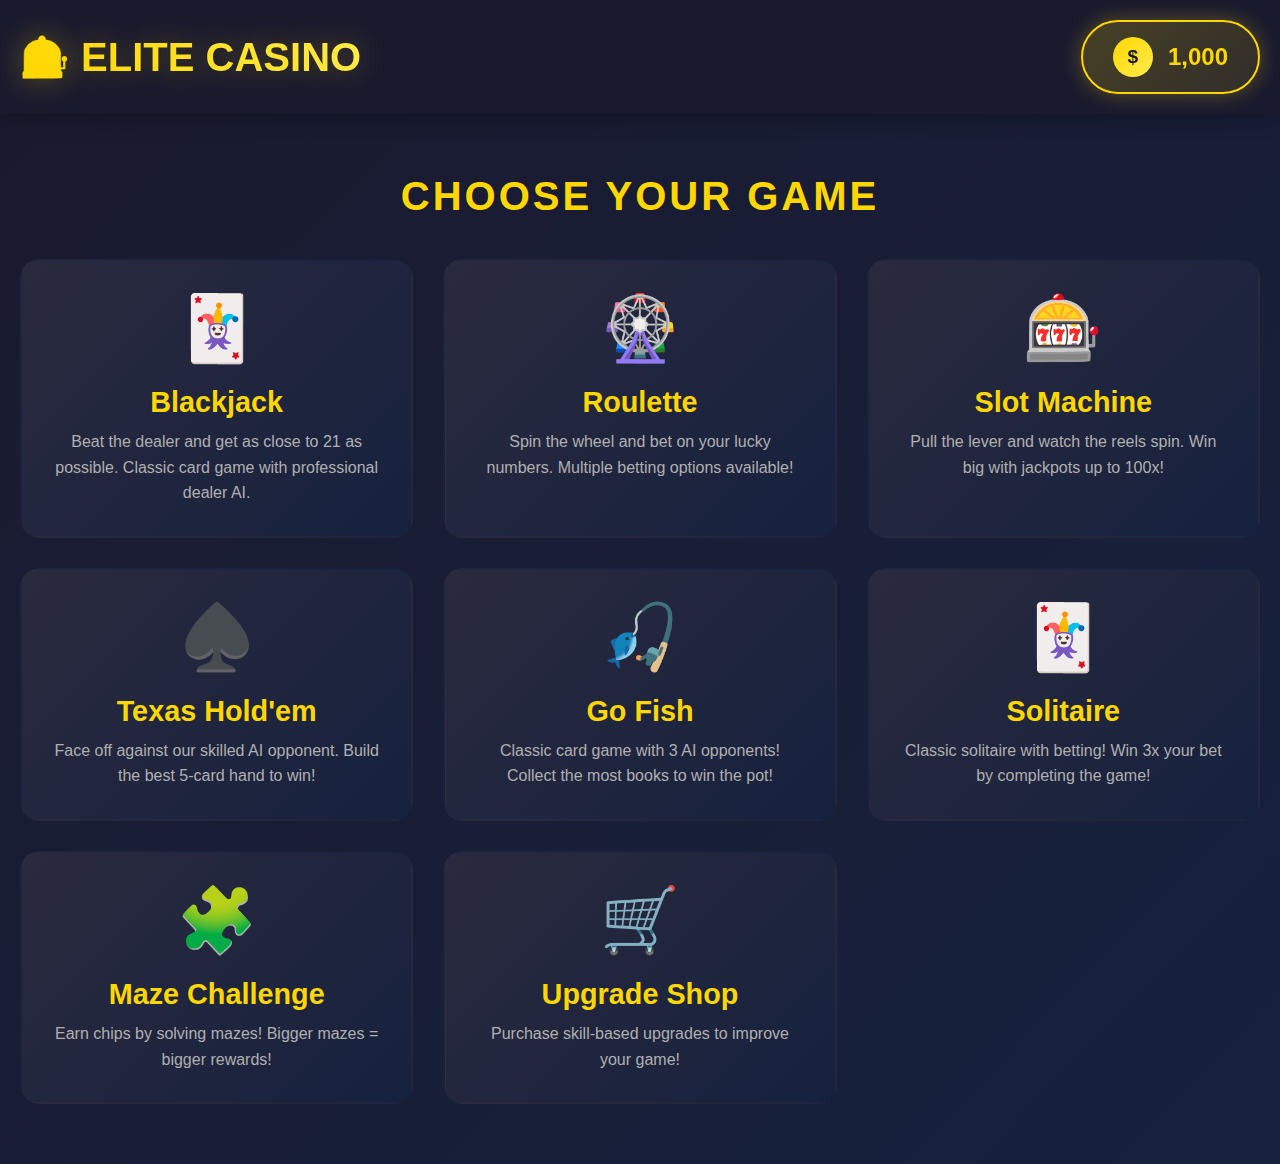
<file: examples/casino/index.html>
<!DOCTYPE html>
<html lang="en">
<head>
    <meta charset="UTF-8">
    <meta name="viewport" content="width=device-width, initial-scale=1.0">
    <title>Elite Casino - Premium Gaming Experience</title>
    <link rel="stylesheet" href="styles.css">
</head>
<body>
    <!-- Header -->
    <header>
        <div class="header-content">
            <div class="casino-logo">🎰 ELITE CASINO</div>
            <div class="chip-display">
                <div class="chip-icon">$</div>
                <div class="chip-amount" id="chipAmount">1000</div>
            </div>
        </div>
    </header>

    <div class="container">
        <!-- Game Selection -->
        <section id="gameSelection" class="game-selection">
            <h2>Choose Your Game</h2>
            <div class="game-grid">
                <div class="game-card" onclick="casino.showGame('blackjackGame'); casino.currentGame = blackjack;">
                    <div class="game-icon">🃏</div>
                    <h3>Blackjack</h3>
                    <p>Beat the dealer and get as close to 21 as possible. Classic card game with professional dealer AI.</p>
                </div>

                <div class="game-card" onclick="casino.showGame('rouletteGame'); casino.currentGame = roulette;">
                    <div class="game-icon">🎡</div>
                    <h3>Roulette</h3>
                    <p>Spin the wheel and bet on your lucky numbers. Multiple betting options available!</p>
                </div>

                <div class="game-card" onclick="casino.showGame('slotsGame'); casino.currentGame = slots;">
                    <div class="game-icon">🎰</div>
                    <h3>Slot Machine</h3>
                    <p>Pull the lever and watch the reels spin. Win big with jackpots up to 100x!</p>
                </div>

                <div class="game-card" onclick="casino.showGame('pokerGame'); casino.currentGame = poker;">
                    <div class="game-icon">♠️</div>
                    <h3>Texas Hold'em</h3>
                    <p>Face off against our skilled AI opponent. Build the best 5-card hand to win!</p>
                </div>
                
                <div class="game-card" onclick="casino.showGame('goFishGame'); casino.currentGame = goFish;">
                    <div class="game-icon">🎣</div>
                    <h3>Go Fish</h3>
                    <p>Classic card game with 3 AI opponents! Collect the most books to win the pot!</p>
                </div>

                <div class="game-card" onclick="casino.showGame('solitaireGame'); casino.currentGame = solitaire;">
                    <div class="game-icon">🃏</div>
                    <h3>Solitaire</h3>
                    <p>Classic solitaire with betting! Win 3x your bet by completing the game!</p>
                </div>

                <div class="game-card" onclick="casino.showGame('mazeGame'); casino.currentGame = maze;">
                    <div class="game-icon">🧩</div>
                    <h3>Maze Challenge</h3>
                    <p>Earn chips by solving mazes! Bigger mazes = bigger rewards!</p>
                </div>

                <div class="game-card" onclick="casino.showShop();">
                    <div class="game-icon">🛒</div>
                    <h3>Upgrade Shop</h3>
                    <p>Purchase skill-based upgrades to improve your game!</p>
                </div>
            </div>
        </section>

        <!-- Blackjack Game -->
        <section id="blackjackGame" class="game-container">
            <div class="game-header">
                <h2 class="game-title">🃏 Blackjack</h2>
                <button class="back-btn" onclick="casino.showGameSelection()">← Back to Lobby</button>
            </div>

            <div class="blackjack-table">
                <div class="dealer-section">
                    <div class="section-title">Dealer</div>
                    <div class="cards" id="dealerCards"></div>
                    <div class="hand-value" id="dealerValue"></div>
                </div>

                <div class="message" id="blackjackMessage"></div>

                <div class="player-section">
                    <div class="section-title">Your Hand</div>
                    <div class="cards" id="playerCards"></div>
                    <div class="hand-value" id="playerValue"></div>
                </div>

                <div class="betting-section">
                    <input type="number" id="blackjackBet" class="bet-input" placeholder="Bet Amount" value="50" min="1">
                    <button class="btn" id="dealBtn" onclick="blackjack.placeBet()">Deal</button>
                </div>

                <div class="game-controls">
                    <button class="btn" id="hitBtn" onclick="blackjack.hit()" disabled>Hit</button>
                    <button class="btn btn-secondary" id="standBtn" onclick="blackjack.stand()" disabled>Stand</button>
                </div>
            </div>
        </section>

        <!-- Roulette Game -->
        <section id="rouletteGame" class="game-container">
            <div class="game-header">
                <h2 class="game-title">🎡 Roulette</h2>
                <button class="back-btn" onclick="casino.showGameSelection()">← Back to Lobby</button>
            </div>

            <div class="roulette-container">
                <div class="roulette-wheel-container">
                    <div class="roulette-wheel" id="rouletteWheel">
                        <div class="roulette-ball"></div>
                        <div class="wheel-number">🎯</div>
                    </div>
                    <div class="roulette-result" id="rouletteResult">Place your bets!</div>
                </div>

                <div class="roulette-betting">
                    <h3 style="color: var(--accent-gold); text-align: center; margin-bottom: 20px;">Place Your Bets</h3>

                    <div class="betting-section">
                        <input type="number" id="rouletteBet" class="bet-input" placeholder="Bet per selection" value="50" min="1">
                        <button class="btn" id="spinBtn" onclick="roulette.spin()">Spin Wheel</button>
                    </div>

                    <div class="betting-grid">
                        <div class="bet-option red" data-bet-type="color" data-bet-value="red" onclick="roulette.selectBet('color', 'red')">
                            Red
                        </div>
                        <div class="bet-option black" data-bet-type="color" data-bet-value="black" onclick="roulette.selectBet('color', 'black')">
                            Black
                        </div>
                        <div class="bet-option green" data-bet-type="color" data-bet-value="green" onclick="roulette.selectBet('color', 'green')">
                            Zero
                        </div>
                        <div class="bet-option" data-bet-type="evenodd" data-bet-value="even" onclick="roulette.selectBet('evenodd', 'even')">
                            Even
                        </div>
                        <div class="bet-option" data-bet-type="evenodd" data-bet-value="odd" onclick="roulette.selectBet('evenodd', 'odd')">
                            Odd
                        </div>
                        <div class="bet-option" data-bet-type="range" data-bet-value="low" onclick="roulette.selectBet('range', 'low')">
                            1-18
                        </div>
                        <div class="bet-option" data-bet-type="range" data-bet-value="high" onclick="roulette.selectBet('range', 'high')">
                            19-36
                        </div>
                    </div>

                    <h4 style="color: var(--accent-gold); margin-top: 20px; text-align: center;">Bet on Numbers</h4>
                    <div class="number-grid" id="numberGrid">
                        <div class="number-bet green" data-bet-type="number" data-bet-value="0" onclick="roulette.selectBet('number', 0)">0</div>
                        <div class="number-bet red" data-bet-type="number" data-bet-value="1" onclick="roulette.selectBet('number', 1)">1</div>
                        <div class="number-bet black" data-bet-type="number" data-bet-value="2" onclick="roulette.selectBet('number', 2)">2</div>
                        <div class="number-bet red" data-bet-type="number" data-bet-value="3" onclick="roulette.selectBet('number', 3)">3</div>
                        <div class="number-bet black" data-bet-type="number" data-bet-value="4" onclick="roulette.selectBet('number', 4)">4</div>
                        <div class="number-bet red" data-bet-type="number" data-bet-value="5" onclick="roulette.selectBet('number', 5)">5</div>
                        <div class="number-bet black" data-bet-type="number" data-bet-value="6" onclick="roulette.selectBet('number', 6)">6</div>
                        <div class="number-bet red" data-bet-type="number" data-bet-value="7" onclick="roulette.selectBet('number', 7)">7</div>
                        <div class="number-bet black" data-bet-type="number" data-bet-value="8" onclick="roulette.selectBet('number', 8)">8</div>
                        <div class="number-bet red" data-bet-type="number" data-bet-value="9" onclick="roulette.selectBet('number', 9)">9</div>
                        <div class="number-bet black" data-bet-type="number" data-bet-value="10" onclick="roulette.selectBet('number', 10)">10</div>
                        <div class="number-bet black" data-bet-type="number" data-bet-value="11" onclick="roulette.selectBet('number', 11)">11</div>
                        <div class="number-bet red" data-bet-type="number" data-bet-value="12" onclick="roulette.selectBet('number', 12)">12</div>
                        <div class="number-bet black" data-bet-type="number" data-bet-value="13" onclick="roulette.selectBet('number', 13)">13</div>
                        <div class="number-bet red" data-bet-type="number" data-bet-value="14" onclick="roulette.selectBet('number', 14)">14</div>
                        <div class="number-bet black" data-bet-type="number" data-bet-value="15" onclick="roulette.selectBet('number', 15)">15</div>
                        <div class="number-bet red" data-bet-type="number" data-bet-value="16" onclick="roulette.selectBet('number', 16)">16</div>
                        <div class="number-bet black" data-bet-type="number" data-bet-value="17" onclick="roulette.selectBet('number', 17)">17</div>
                        <div class="number-bet red" data-bet-type="number" data-bet-value="18" onclick="roulette.selectBet('number', 18)">18</div>
                        <div class="number-bet red" data-bet-type="number" data-bet-value="19" onclick="roulette.selectBet('number', 19)">19</div>
                        <div class="number-bet black" data-bet-type="number" data-bet-value="20" onclick="roulette.selectBet('number', 20)">20</div>
                        <div class="number-bet red" data-bet-type="number" data-bet-value="21" onclick="roulette.selectBet('number', 21)">21</div>
                        <div class="number-bet black" data-bet-type="number" data-bet-value="22" onclick="roulette.selectBet('number', 22)">22</div>
                        <div class="number-bet red" data-bet-type="number" data-bet-value="23" onclick="roulette.selectBet('number', 23)">23</div>
                        <div class="number-bet black" data-bet-type="number" data-bet-value="24" onclick="roulette.selectBet('number', 24)">24</div>
                        <div class="number-bet red" data-bet-type="number" data-bet-value="25" onclick="roulette.selectBet('number', 25)">25</div>
                        <div class="number-bet black" data-bet-type="number" data-bet-value="26" onclick="roulette.selectBet('number', 26)">26</div>
                        <div class="number-bet red" data-bet-type="number" data-bet-value="27" onclick="roulette.selectBet('number', 27)">27</div>
                        <div class="number-bet black" data-bet-type="number" data-bet-value="28" onclick="roulette.selectBet('number', 28)">28</div>
                        <div class="number-bet black" data-bet-type="number" data-bet-value="29" onclick="roulette.selectBet('number', 29)">29</div>
                        <div class="number-bet red" data-bet-type="number" data-bet-value="30" onclick="roulette.selectBet('number', 30)">30</div>
                        <div class="number-bet black" data-bet-type="number" data-bet-value="31" onclick="roulette.selectBet('number', 31)">31</div>
                        <div class="number-bet red" data-bet-type="number" data-bet-value="32" onclick="roulette.selectBet('number', 32)">32</div>
                        <div class="number-bet black" data-bet-type="number" data-bet-value="33" onclick="roulette.selectBet('number', 33)">33</div>
                        <div class="number-bet red" data-bet-type="number" data-bet-value="34" onclick="roulette.selectBet('number', 34)">34</div>
                        <div class="number-bet black" data-bet-type="number" data-bet-value="35" onclick="roulette.selectBet('number', 35)">35</div>
                        <div class="number-bet red" data-bet-type="number" data-bet-value="36" onclick="roulette.selectBet('number', 36)">36</div>
                    </div>
                </div>
            </div>
        </section>

        <!-- Slots Game -->
        <section id="slotsGame" class="game-container">
            <div class="game-header">
                <h2 class="game-title">🎰 Slot Machine</h2>
                <button class="back-btn" onclick="casino.showGameSelection()">← Back to Lobby</button>
            </div>

            <div class="slots-machine">
                <div class="slots-display">
                    <div class="slot-reel">🍒</div>
                    <div class="slot-reel">🍋</div>
                    <div class="slot-reel">🍊</div>
                </div>

                <div class="message" id="slotsMessage">Good luck!</div>

                <div class="betting-section">
                    <input type="number" id="slotsBet" class="bet-input" placeholder="Bet Amount" value="50" min="1">
                    <button class="btn" id="slotsSpinBtn" onclick="slots.spin()">🎰 SPIN</button>
                </div>

                <div class="payout-table">
                    <h3>💰 Payout Table</h3>
                    <div class="payout-row">
                        <span>7️⃣ 7️⃣ 7️⃣</span>
                        <span style="color: var(--accent-gold);">100x</span>
                    </div>
                    <div class="payout-row">
                        <span>💎 💎 💎</span>
                        <span style="color: var(--accent-gold);">50x</span>
                    </div>
                    <div class="payout-row">
                        <span>⭐ ⭐ ⭐</span>
                        <span style="color: var(--accent-gold);">25x</span>
                    </div>
                    <div class="payout-row">
                        <span>Any Three Match</span>
                        <span style="color: var(--accent-gold);">10x</span>
                    </div>
                    <div class="payout-row">
                        <span>Any Two Match</span>
                        <span style="color: var(--accent-gold);">2x</span>
                    </div>
                </div>
            </div>
        </section>

        <!-- Poker Game -->
        <section id="pokerGame" class="game-container">
            <div class="game-header">
                <h2 class="game-title">♠️ Texas Hold'em</h2>
                <button class="back-btn" onclick="casino.showGameSelection()">← Back to Lobby</button>
            </div>

            <div class="poker-table">
                <div class="pot-display" id="potAmount">Pot: 0 chips</div>

                <div class="community-cards">
                    <div class="section-title">Community Cards</div>
                    <div class="cards" id="communityCards"></div>
                </div>

                <div class="poker-players">
                    <div class="poker-player">
                        <div class="player-name">🤖 AI Opponent</div>
                        <div class="cards" id="aiCards"></div>
                        <div class="poker-hand-rank" id="aiHandRank"></div>
                    </div>

                    <div class="poker-player active">
                        <div class="player-name">👤 You</div>
                        <div class="cards" id="playerCards"></div>
                        <div class="poker-hand-rank" id="playerHandRank"></div>
                    </div>
                </div>

                <div class="message" id="pokerMessage"></div>

                <div class="betting-section">
                    <input type="number" id="pokerBet" class="bet-input" placeholder="Ante Amount" value="50" min="1">
                    <button class="btn" id="pokerDealBtn" onclick="poker.startGame()">Deal</button>
                </div>

                <div class="game-controls">
                    <button class="btn" id="pokerCheckBtn" onclick="poker.playerCheck()" disabled>Check</button>
                    <button class="btn" id="pokerBetBtn" onclick="poker.playerBetAction()" disabled>Bet</button>
                    <button class="btn btn-secondary" id="pokerFoldBtn" onclick="poker.playerFold()" disabled>Fold</button>
                </div>
            </div>
        </section>
        
        <!-- Go Fish Game -->
        <section id="goFishGame" class="game-container">
            <div class="game-header">
                <h2 class="game-title">🎣 Go Fish</h2>
                <button class="back-btn" onclick="casino.showGameSelection()">← Back to Lobby</button>
            </div>
            
            <div class="poker-table">
                <div class="pot-display" id="goFishPot">Pot: 0 chips</div>
                <div class="pot-display" id="goFishDeck" style="font-size: 1.2em;">Deck: 52 cards</div>
                
                <div class="message" id="goFishMessage">Place your ante to start!</div>
                
                <div class="poker-players" style="grid-template-columns: 1fr 1fr 1fr;">
                    <div class="poker-player">
                        <div class="player-name" id="ai1Name">🤖 AI Player 1</div>
                        <div class="cards" id="ai1Cards"></div>
                        <div class="poker-hand-rank" id="ai1Books">Books: 0</div>
                    </div>
                    
                    <div class="poker-player">
                        <div class="player-name" id="ai2Name">🤖 AI Player 2</div>
                        <div class="cards" id="ai2Cards"></div>
                        <div class="poker-hand-rank" id="ai2Books">Books: 0</div>
                    </div>
                    
                    <div class="poker-player">
                        <div class="player-name" id="ai3Name">🤖 AI Player 3</div>
                        <div class="cards" id="ai3Cards"></div>
                        <div class="poker-hand-rank" id="ai3Books">Books: 0</div>
                    </div>
                </div>
                
                <div class="poker-player active" style="margin-top: 30px;">
                    <div class="player-name">👤 Your Hand</div>
                    <div class="cards" id="goFishPlayerCards"></div>
                    <div class="poker-hand-rank" id="playerBooksCount">Books: None</div>
                </div>
                
                <div class="betting-section">
                    <input type="number" id="goFishBet" class="bet-input" placeholder="Ante Amount" value="50" min="1">
                    <button class="btn" id="goFishStartBtn" onclick="goFish.startGame()">Start Game</button>
                </div>
            </div>
        </section>
    </div>

    <script src="game.js"></script>
</body>
</html>
</file>
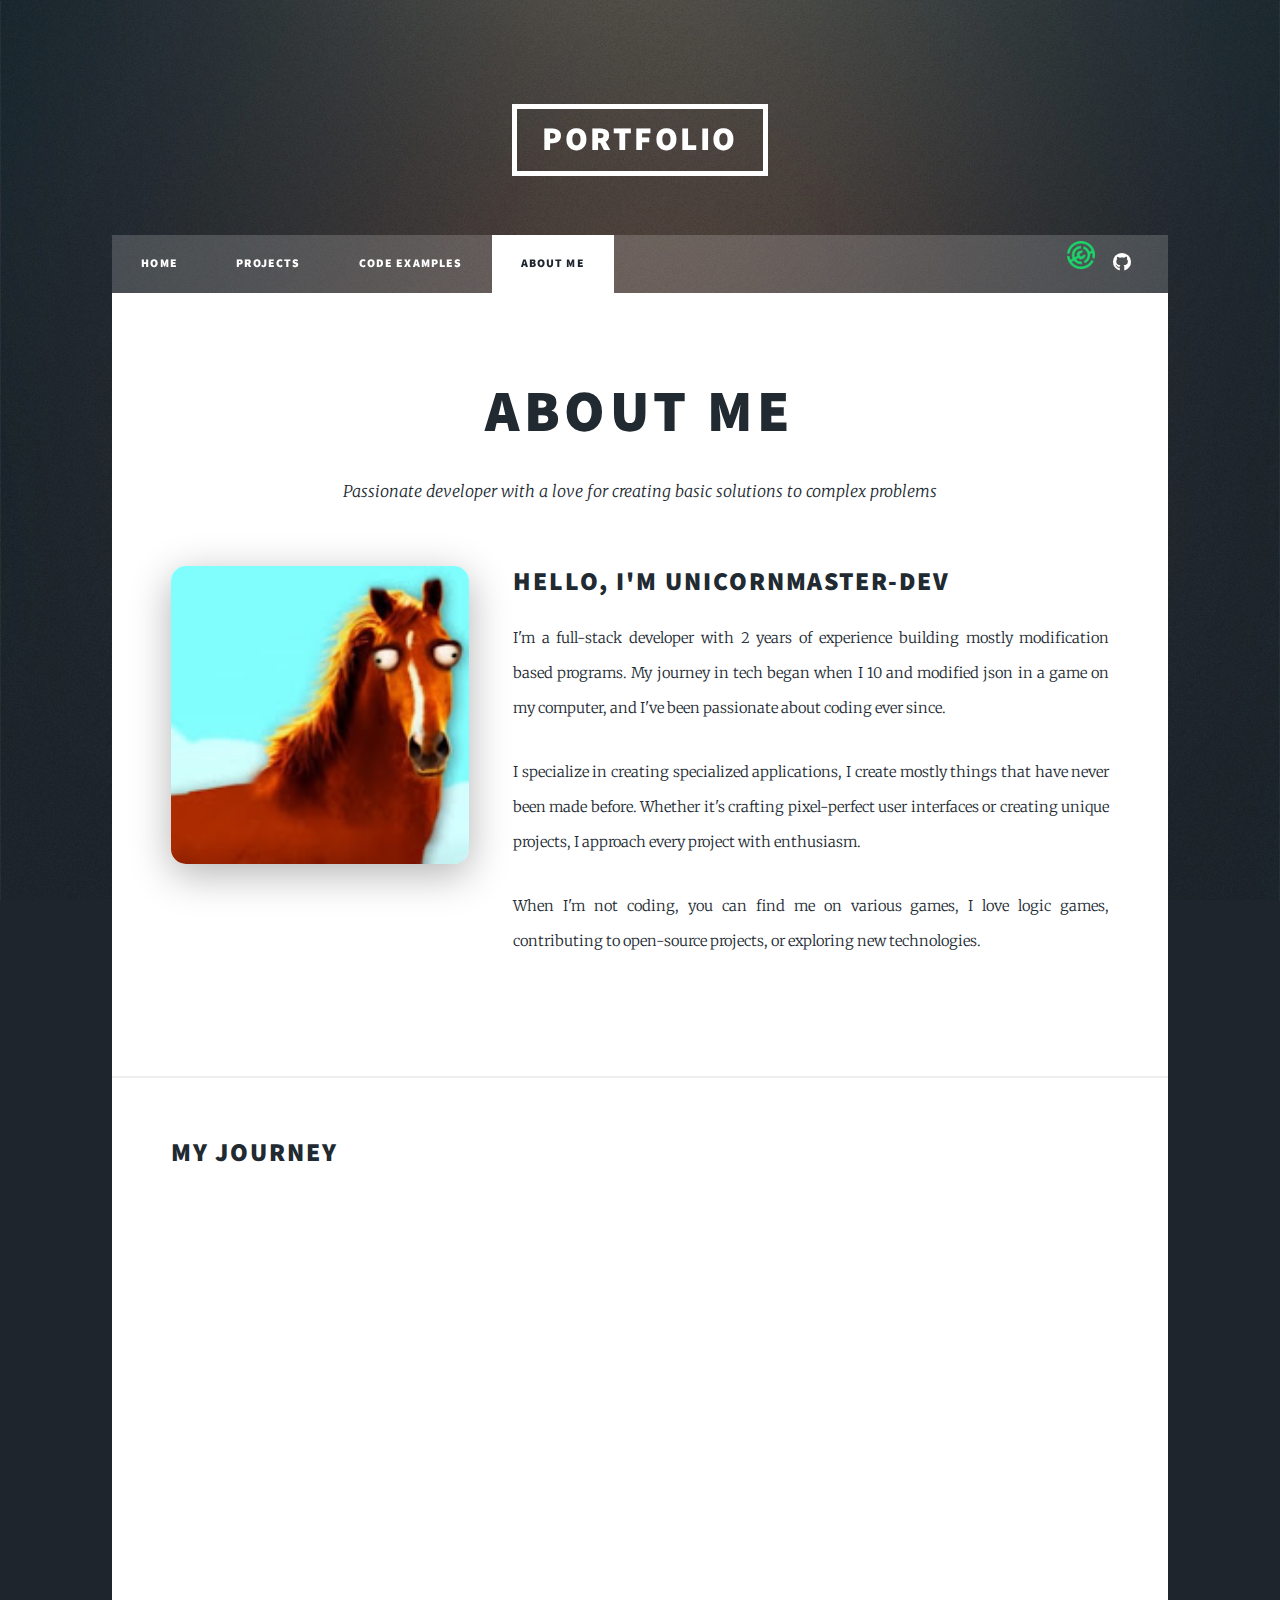
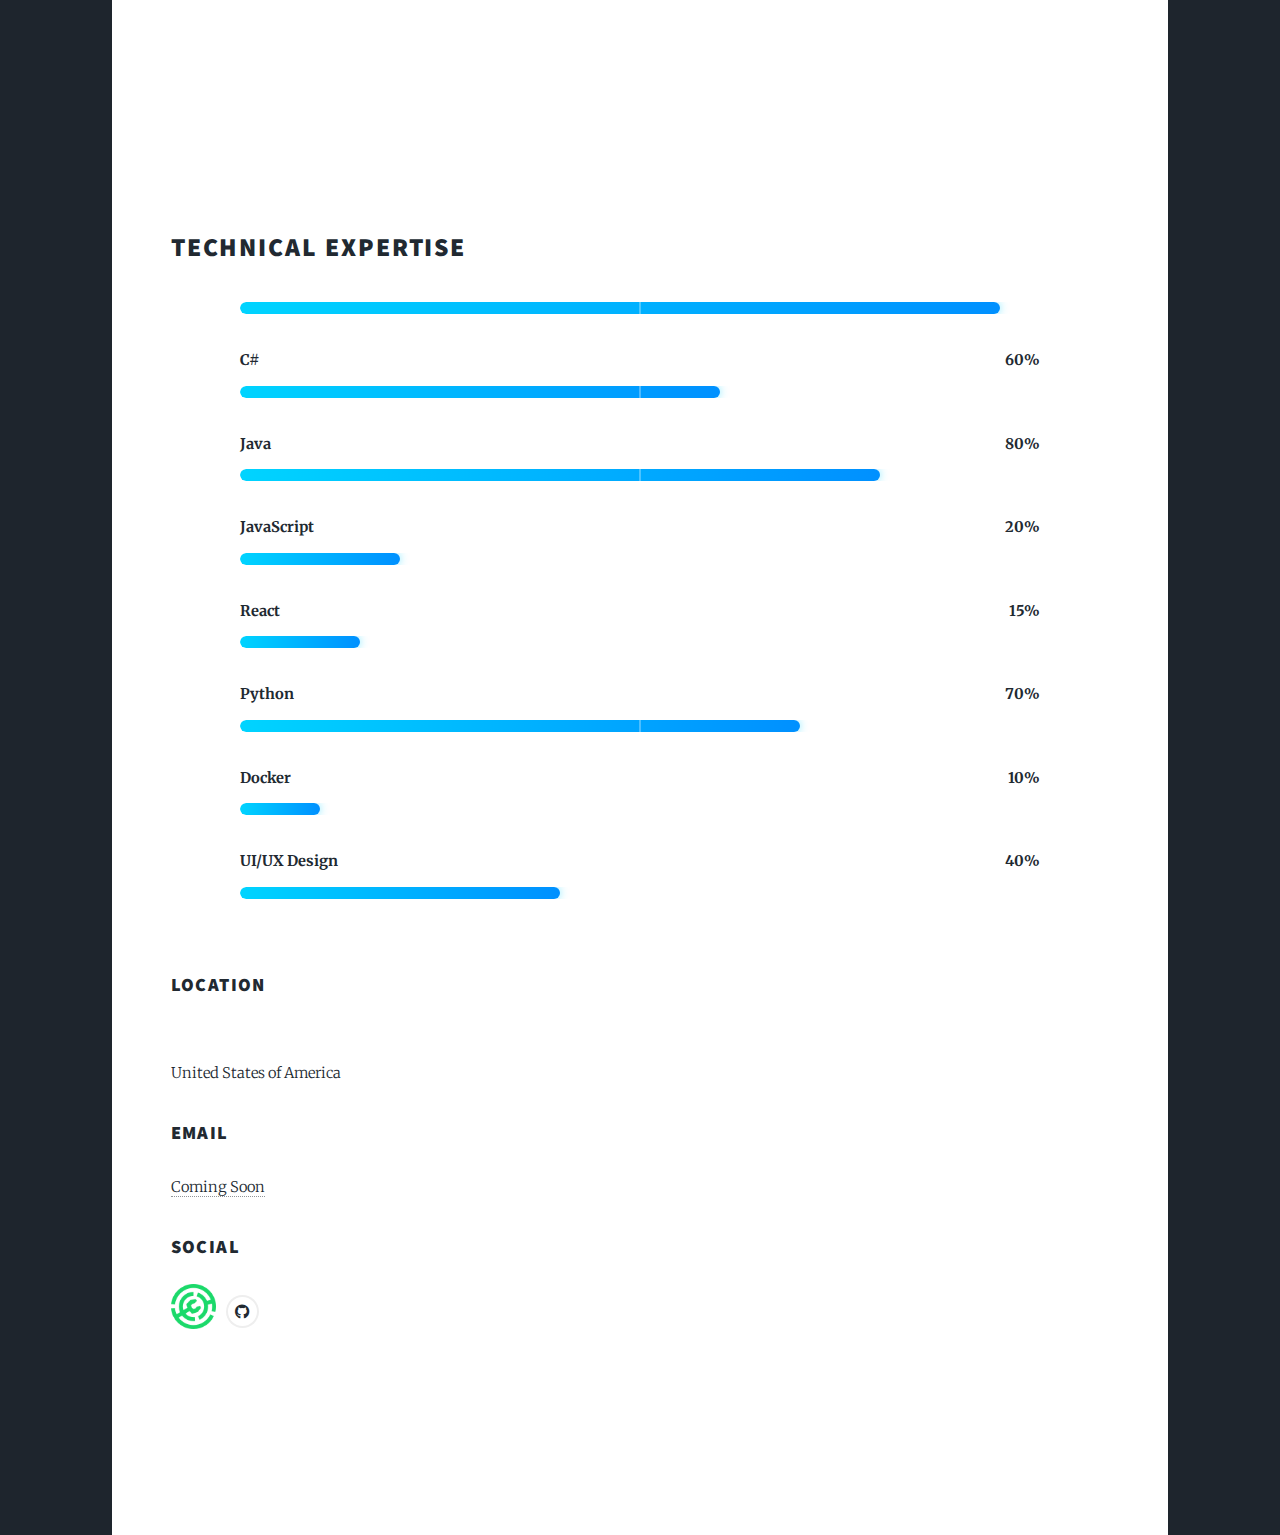
<file: about.html>
<!DOCTYPE HTML>
<html>
	<head>
		<title>About Me - Portfolio</title>
		<meta charset="utf-8" />
		<meta name="viewport" content="width=device-width, initial-scale=1, user-scalable=no" />
		<link rel="stylesheet" href="assets/css/main.css" />
		<link rel="stylesheet" href="assets/css/portfolio.css" />
		<noscript><link rel="stylesheet" href="assets/css/noscript.css" /></noscript>
	</head>
	<body class="is-preload">

		<!-- Wrapper -->
			<div id="wrapper">

				<!-- Header -->
					<header id="header">
						<a href="index.html" class="logo">Portfolio</a>
					</header>

				<!-- Nav -->
					<nav id="nav">
						<ul class="links">
							<li><a href="index.html">Home</a></li>
							<li><a href="projects.html">Projects</a></li>
							<li><a href="code-examples.html">Code Examples</a></li>
							<li class="active"><a href="about.html">About Me</a></li>
						</ul>
						<ul class="icons">
								<li>
									<a href="https://modrinth.com/user/UnicornMaster" class="icon brands alt">
										<img src="assets/modrinth.png" alt="Modrinth" style="width: 28px; height: 28px;">
										<span class="label">Modrinth</span>
									</a>
								</li>

								<li><a href="https://github.com/UnicornMaster-dev" class="icon brands alt fa-github"><span class="label">GitHub</span></a></li>
							</ul>
						</ul>
					</nav>

				<!-- Main -->
					<div id="main">

						<!-- About Section -->
						<section class="post">
							<header class="major">
								<h1>About Me</h1>
								<p>Passionate developer with a love for creating basic solutions to complex problems</p>
							</header>

							<div class="about-content">
								<div class="about-image">
									<!-- PLACEHOLDER: Add your professional photo -->
									<img src="images/icon.png" alt="Your Name" />
								</div>
								<div class="about-text">
									<h2>Hello, I'm UnicornMaster-Dev</h2>
									<p>I'm a full-stack developer with 2 years of experience building mostly modification based programs. My journey in tech began when I 10 and modified json in a game on my computer, and I've been passionate about coding ever since.</p>
									<p>I specialize in creating specialized applications, I create mostly things that have never been made before. Whether it's crafting pixel-perfect user interfaces or creating unique projects, I approach every project with enthusiasm.</p>
									<p>When I'm not coding, you can find me on various games, I love logic games, contributing to open-source projects, or exploring new technologies.</p>
								</div>
							</div>
						</section>

						<!-- Timeline Section -->
						<section class="timeline-section">
							<h2>My Journey</h2>
							<div class="timeline">
								<div class="timeline-item">
									<div class="timeline-marker"></div>
									<div class="timeline-content">
										<h3>Intermediate full stack developer </h3>
										<span class="timeline-date">2023 - Present</span>
										<p>Modrinth - UnicornMaster</p>
										<ul>
											<li>Created one of a kind Minecraft mods with 60k+ downloads</li>
											<li>Implemented and improved other projects and my own keeping things up to date with the times.</li>
											<li>Helped other projects on the site reporting and fixing issues.</li>
										</ul>
									</div>
								</div>
						<!--
								<div class="timeline-item">
									<div class="timeline-marker"></div>
									<div class="timeline-content">
										<h3>Full Stack Developer</h3>
										<span class="timeline-date">2021 - 2023</span>
										<p>Previous Company</p>
										<ul>
											<li>Built RESTful APIs handling millions of requests daily</li>
											<li>Developed responsive web applications with React</li>
											<li>Optimized database queries improving performance by 50%</li>
										</ul>
									</div>
								</div>

								<div class="timeline-item">
									<div class="timeline-marker"></div>
									<div class="timeline-content">
										<h3>Junior Developer</h3>
										<span class="timeline-date">2019 - 2021</span>
										<p>First Company</p>
										<ul>
											<li>Collaborated on feature development for web applications</li>
											<li>Participated in agile development processes</li>
											<li>Learned best practices in software development</li>
										</ul>
									</div>
								</div>

								<div class="timeline-item">
									<div class="timeline-marker"></div>
									<div class="timeline-content">
										<h3>Computer Science Degree</h3>
										<span class="timeline-date">2015 - 2019</span>
										<p>University Name</p>
										<ul>
											<li>Bachelor's degree in Computer Science</li>
											<li>Focus on Software Engineering and AI</li>
											<li>GPA: 3.8/4.0</li>
										</ul>
									</div>
								</div>
							</div>
						</section>
-->
						<!-- Skills Progress Bars -->
						<section class="skills-bars-section">
							<h2>Technical Expertise</h2>

							<div class="skills-bars">
								<div class="skill-bar">
									<div class="skill-info">
										<span></span>
										<span></span>
									</div>
									<div class="skill-progress">
										<div class="skill-progress-fill" style="width: 95%"></div>
									</div>
								</div>

								<div class="skills-bars">
									<div class="skill-bar">
										<div class="skill-info">
											<span>C#</span>
											<span>60%</span>
										</div>
										<div class="skill-progress">
											<div class="skill-progress-fill" style="width: 60%"></div>
										</div>
									</div>

								<div class="skills-bars">
									<div class="skill-bar">
										<div class="skill-info">
											<span>Java</span>
											<span>80%</span>
										</div>
										<div class="skill-progress">
											<div class="skill-progress-fill" style="width: 80%"></div>
										</div>
									</div>

							<div class="skills-bars">
								<div class="skill-bar">
									<div class="skill-info">
										<span>JavaScript</span>
										<span>20%</span>
									</div>
									<div class="skill-progress">
										<div class="skill-progress-fill" style="width: 20%"></div>
									</div>
								</div>

								<div class="skill-bar">
									<div class="skill-info">
										<span>React</span>
										<span>15%</span>
									</div>
									<div class="skill-progress">
										<div class="skill-progress-fill" style="width: 15%"></div>
									</div>
								</div>

								<div class="skill-bar">
									<div class="skill-info">
										<span>Python</span>
										<span>70%</span>
									</div>
									<div class="skill-progress">
										<div class="skill-progress-fill" style="width: 70%"></div>
									</div>
								</div>

								<div class="skill-bar">
									<div class="skill-info">
										<span>Docker</span>
										<span>10%</span>
									</div>
									<div class="skill-progress">
										<div class="skill-progress-fill" style="width: 10%"></div>
									</div>
								</div>

								<div class="skill-bar">
									<div class="skill-info">
										<span>UI/UX Design</span>
										<span>40%</span>
									</div>
									<div class="skill-progress">
										<div class="skill-progress-fill" style="width: 40%"></div>
									</div>
								</div>
							</div>
						</section>

						<!-- Certifications
						<section class="certifications-section">
							<h2>Certifications & Achievements</h2>
							<div class="certifications-grid">
								<div class="cert-card">
									<i class="fas fa-certificate"></i>
									<h3>AWS Certified Developer</h3>
									<p>Amazon Web Services</p>
									<span class="cert-date">2024</span>
								</div>
								<div class="cert-card">
									<i class="fas fa-certificate"></i>
									<h3>Professional Scrum Master</h3>
									<p>Scrum.org</p>
									<span class="cert-date">2023</span>
								</div>
								<div class="cert-card">
									<i class="fas fa-certificate"></i>
									<h3>Google Cloud Certified</h3>
									<p>Google Cloud Platform</p>
									<span class="cert-date">2023</span>
								</div>
								<div class="cert-card">
									<i class="fas fa-trophy"></i>
									<h3>Hackathon Winner</h3>
									<p>Tech Conference 2024</p>
									<span class="cert-date">2024</span>
								</div>
							</div>
						</section>
 -->
						<!-- Testimonials
						<section class="testimonials-section">
							<h2>What People Say</h2>
							<div class="testimonials-slider">
								<div class="testimonial-card">
									<div class="testimonial-content">
										<p>"[Your Name] is an exceptional developer who consistently delivers high-quality work. Their problem-solving skills and attention to detail make them an invaluable team member."</p>
									</div>
									<div class="testimonial-author">
										<img src="images/pic02.jpg" alt="Client 1" />
										<div>
											<h4>John Smith</h4>
											<p>CEO, Tech Company</p>
										</div>
									</div>
								</div>

								<div class="testimonial-card">
									<div class="testimonial-content">
										<p>"Working with [Your Name] was a pleasure. They transformed our vision into a beautiful, functional application that exceeded our expectations."</p>
									</div>
									<div class="testimonial-author">
										<img src="images/pic03.jpg" alt="Client 2" />
										<div>
											<h4>Sarah Johnson</h4>
											<p>Product Manager, Startup Inc</p>
										</div>
									</div>
								</div>

								<div class="testimonial-card">
									<div class="testimonial-content">
										<p>"Not only is [Your Name] technically proficient, but they also communicate complex concepts clearly and work collaboratively with the entire team."</p>
									</div>
									<div class="testimonial-author">
										<img src="images/pic04.jpg" alt="Client 3" />
										<div>
											<h4>Mike Davis</h4>
											<p>CTO, Enterprise Solutions</p>
										</div>
									</div>
								</div>
							</div>
						</section>
-->
						<!-- Download Resume
						<section class="resume-section">
							<h2>Interested in Working Together?</h2>
							<p>Download my resume or get in touch to discuss how I can help with your project.</p>
							<div class="resume-buttons">
								<a href="#" class="button primary large icon solid fa-download">Download Resume (PDF)</a>
								<a href="#footer" class="button large scrolly">Contact Me</a>
							</div>
						</section>

					</div>
-->
				<!-- Footer
					<footer id="footer">
						<section>
							<form method="post" action="#">
								<div class="fields">
									<div class="field">
										<label for="name">Name</label>
										<input type="text" name="name" id="name" />
									</div>
									<div class="field">
										<label for="email">Email</label>
										<input type="text" name="email" id="email" />
									</div>
									<div class="field">
										<label for="message">Message</label>
										<textarea name="message" id="message" rows="3"></textarea>
									</div>
								</div>
								<ul class="actions">
									<li><input type="submit" value="Send Message" /></li>
								</ul>
							</form>
						</section>
						-->
						<section class="split contact">
							<section class="alt">
								<h3>Location</h3>
								<p><br />
								United States of America</p>
							</section>
							<section>
								<h3>Email</h3>
								<p><a href="#">Coming Soon</a></p>
							</section>
							<section>
								<h3>Social</h3>
								<ul class="icons alt">
									<li>
										<a href="https://modrinth.com/user/UnicornMaster" class="icon brands alt">
											<img src="assets/modrinth.png" alt="Modrinth" style="width: 45px; height: 45px;">
											<span class="label">Modrinth</span>
										</a>
									</li>

									<li><a href="https://github.com/UnicornMaster-dev" class="icon brands alt fa-github"><span class="label">GitHub</span></a></li>
								</ul>
							</section>
						</section>
					</footer>

				<!-- Copyright -->
					<div id="copyright">
						<ul><li>&copy; UnicornMaster-Dev</li><li>Portfolio 2025</li></ul>
					</div>

			</div>

		<!-- Scripts -->
			<script src="assets/js/jquery.min.js"></script>
			<script src="assets/js/jquery.scrollex.min.js"></script>
			<script src="assets/js/jquery.scrolly.min.js"></script>
			<script src="assets/js/browser.min.js"></script>
			<script src="assets/js/breakpoints.min.js"></script>
			<script src="assets/js/util.js"></script>
			<script src="assets/js/main.js"></script>
			<script src="assets/js/portfolio.js"></script>

	</body>
</html>
</file>
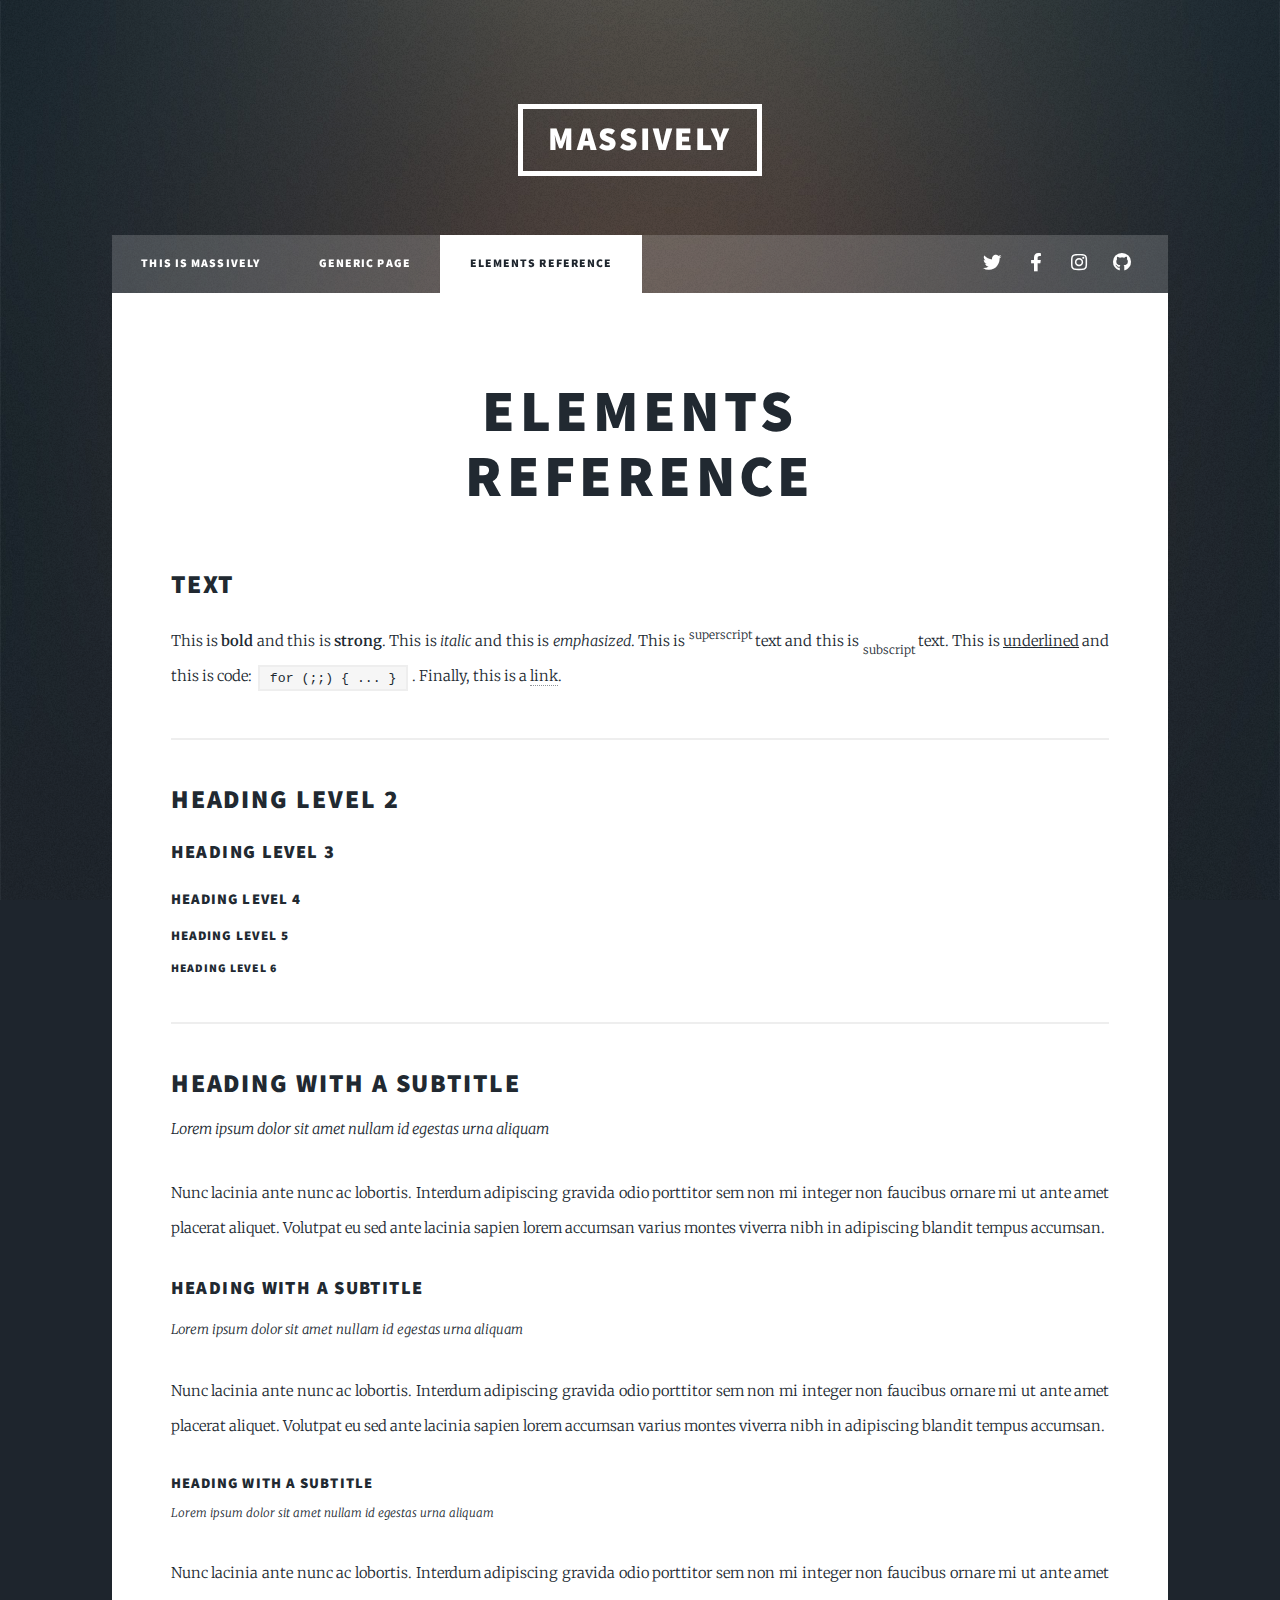
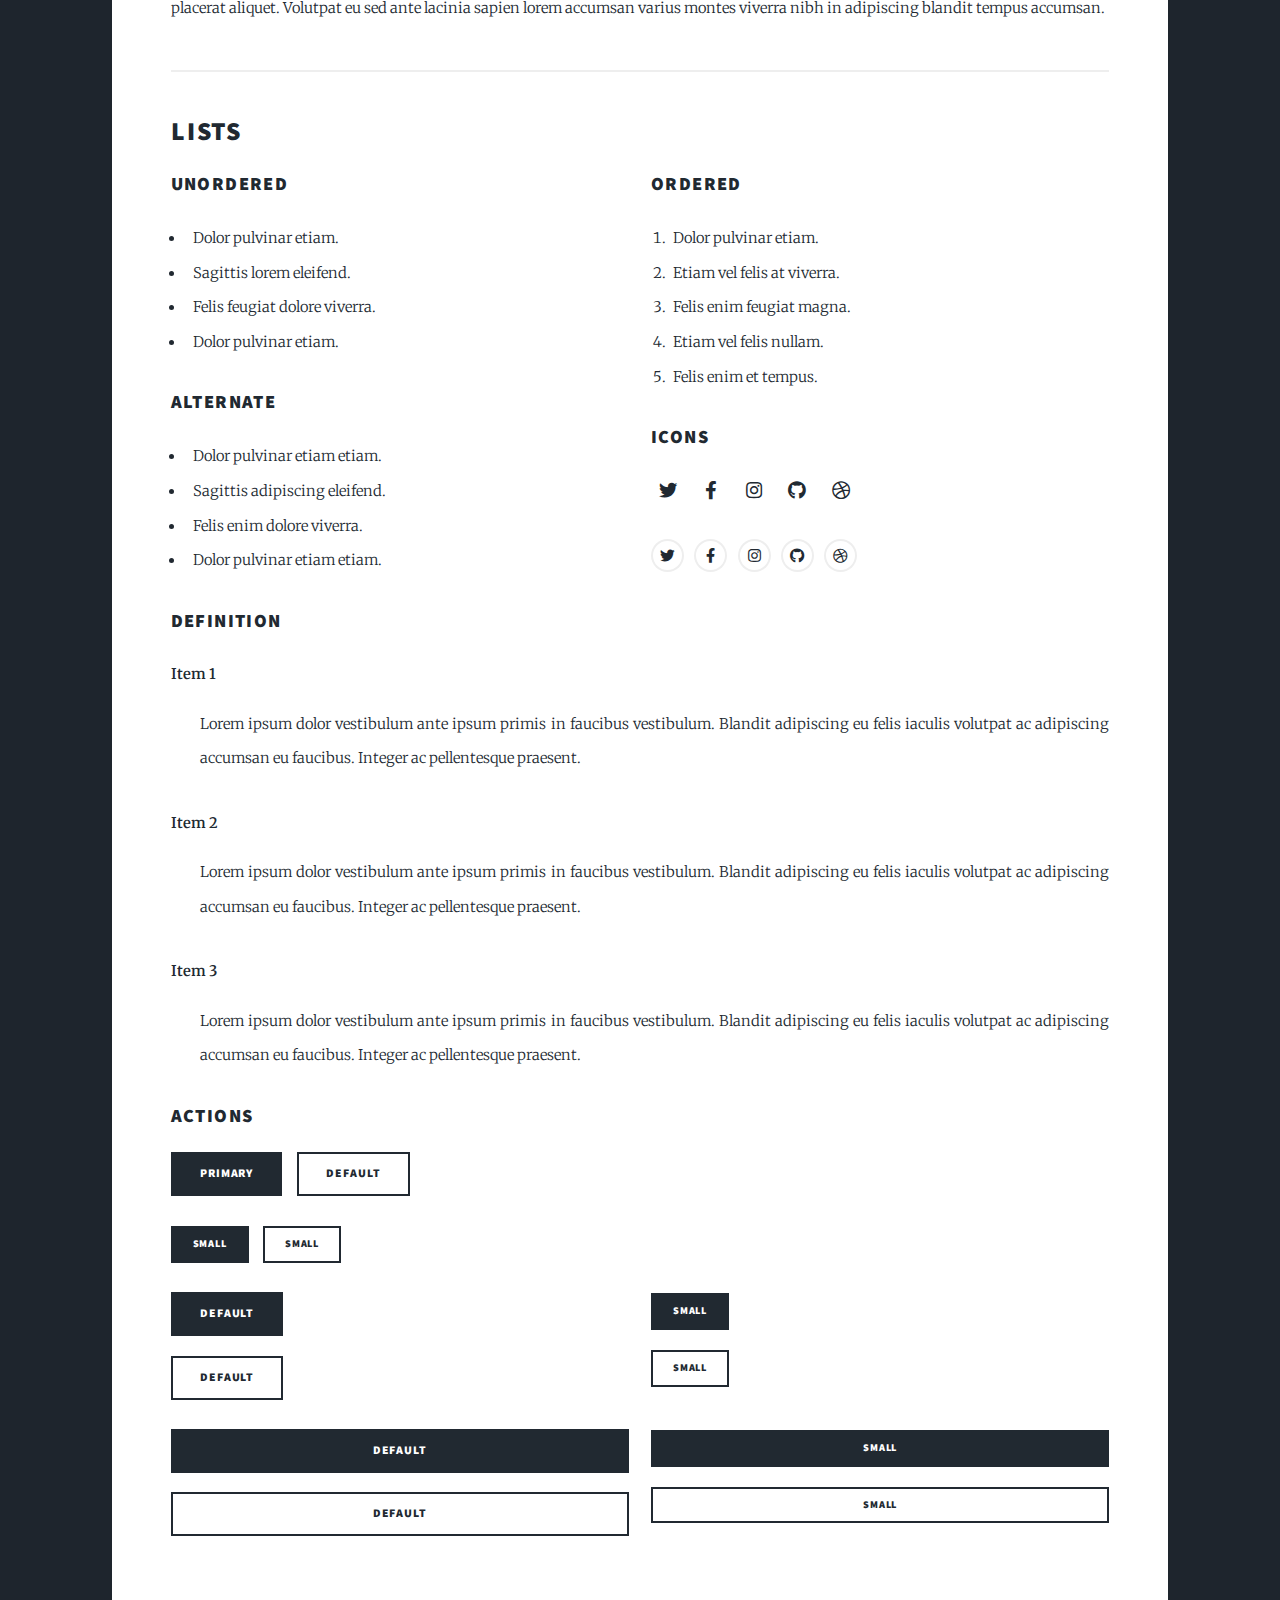
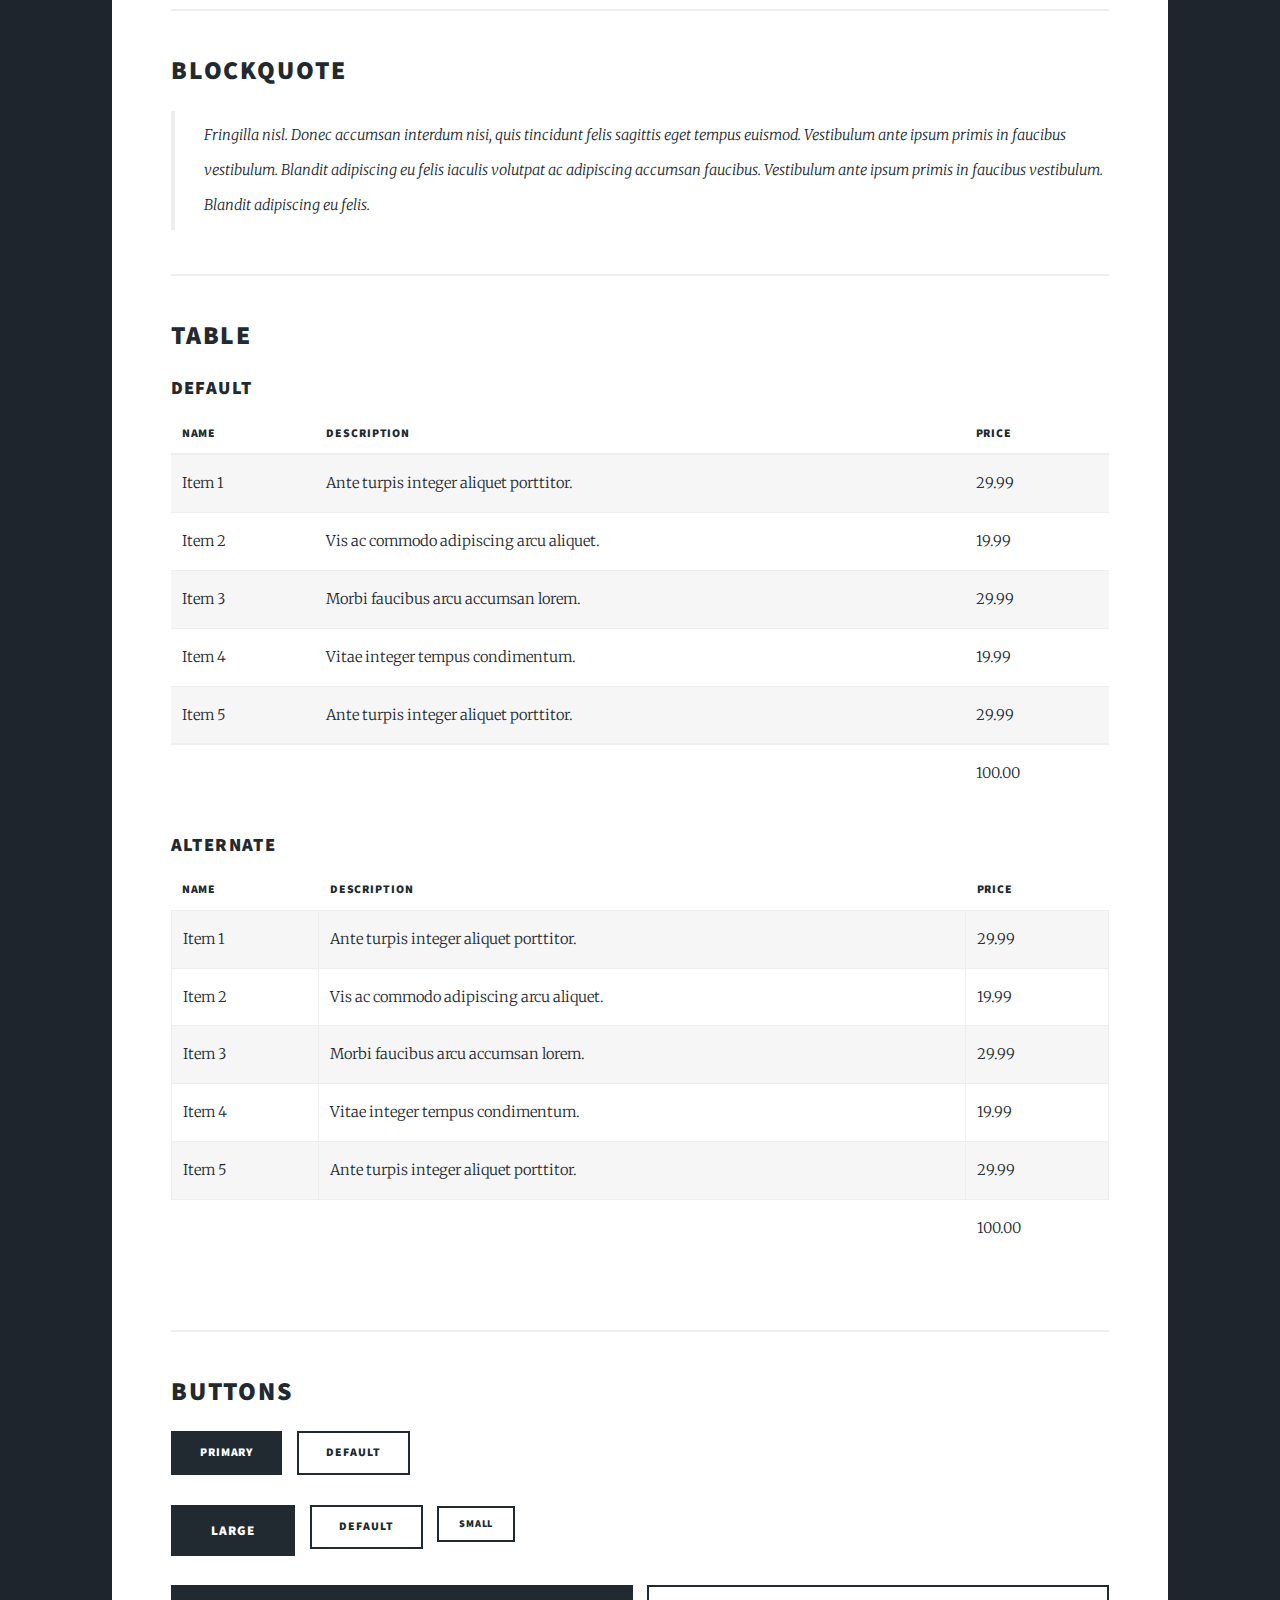
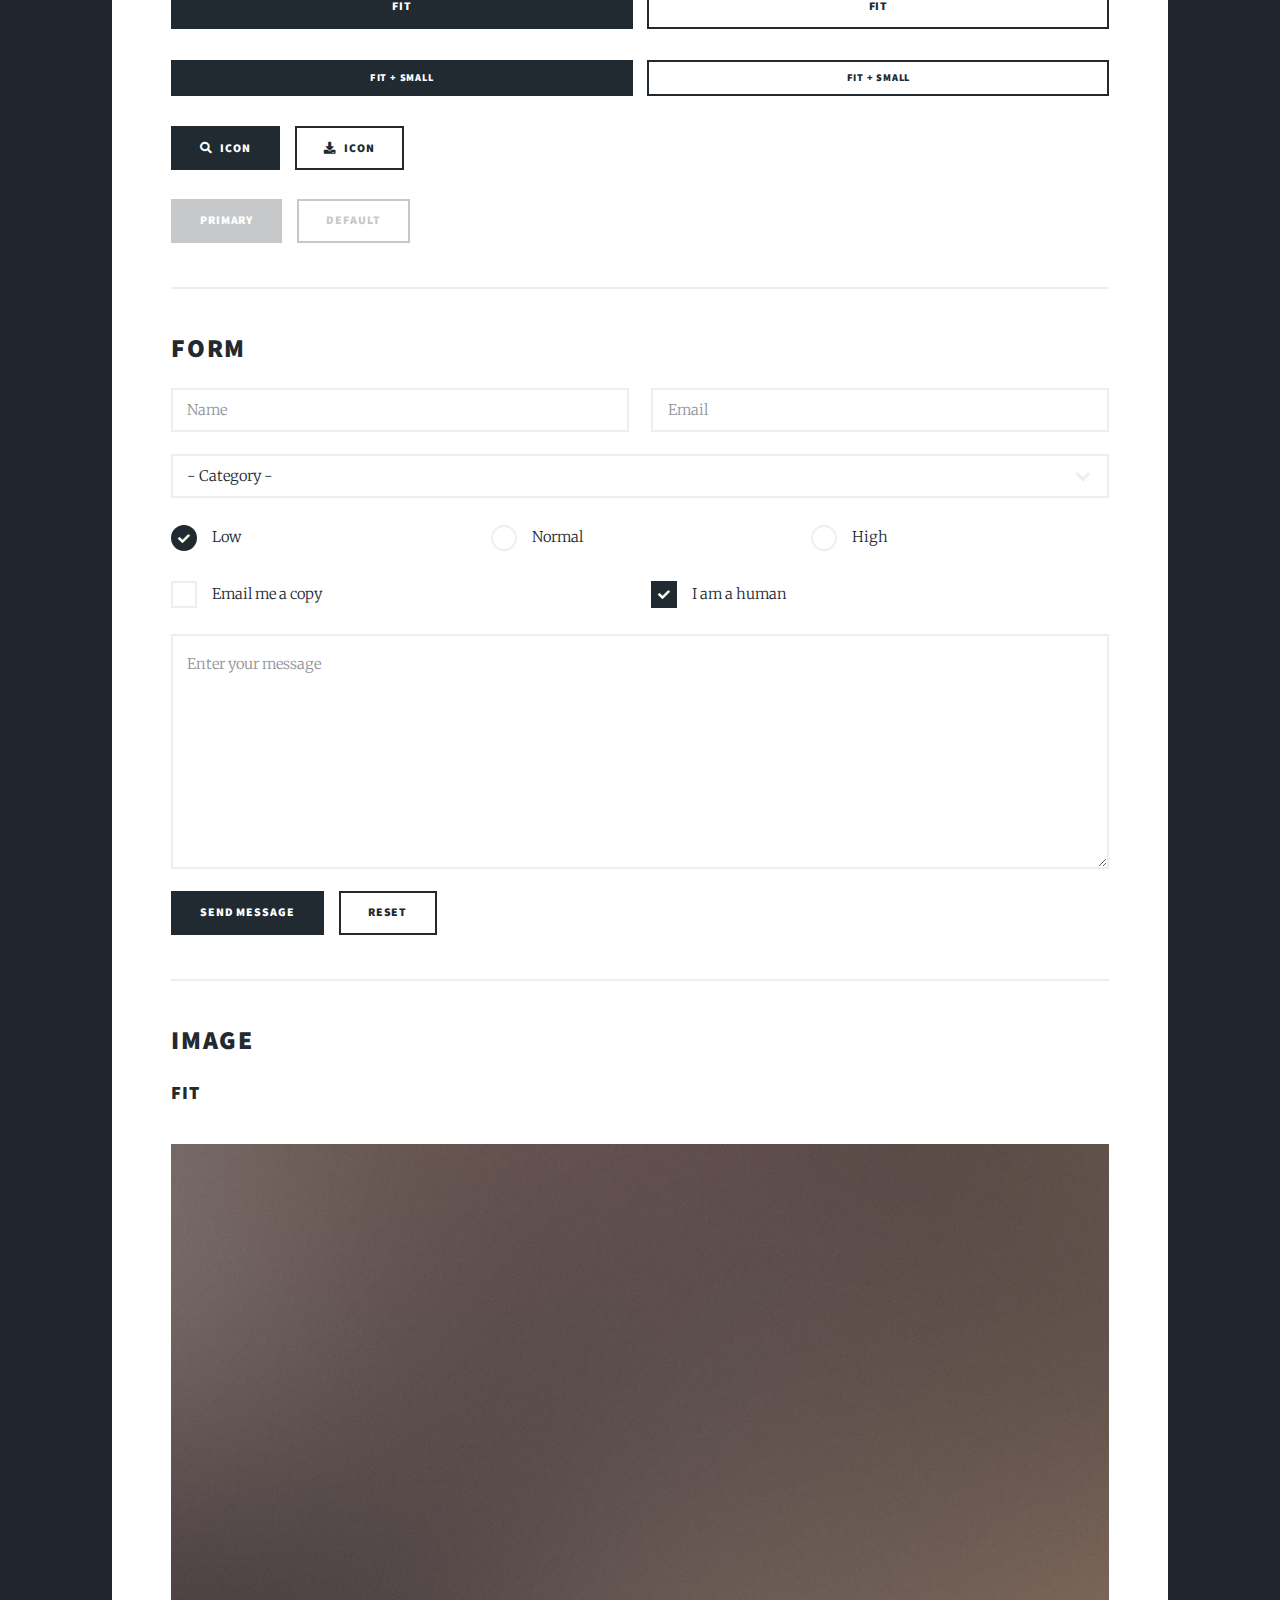
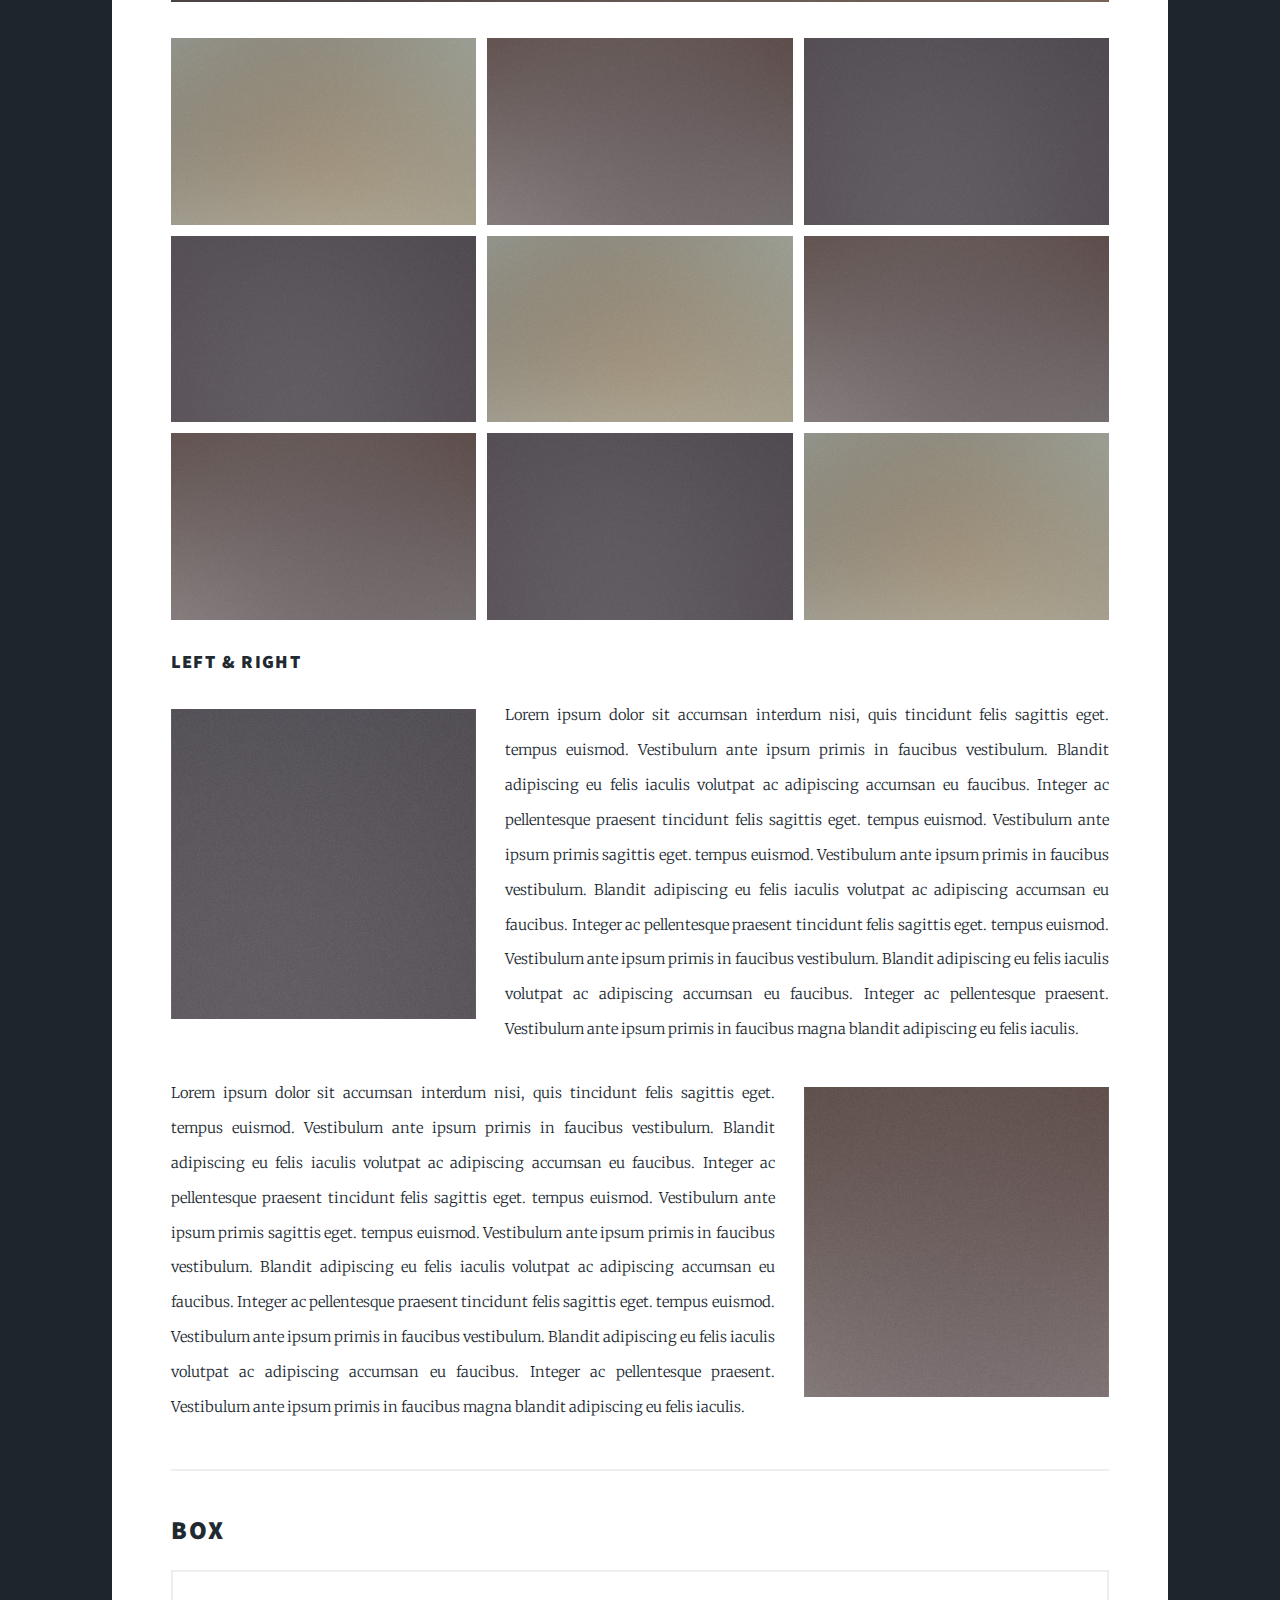
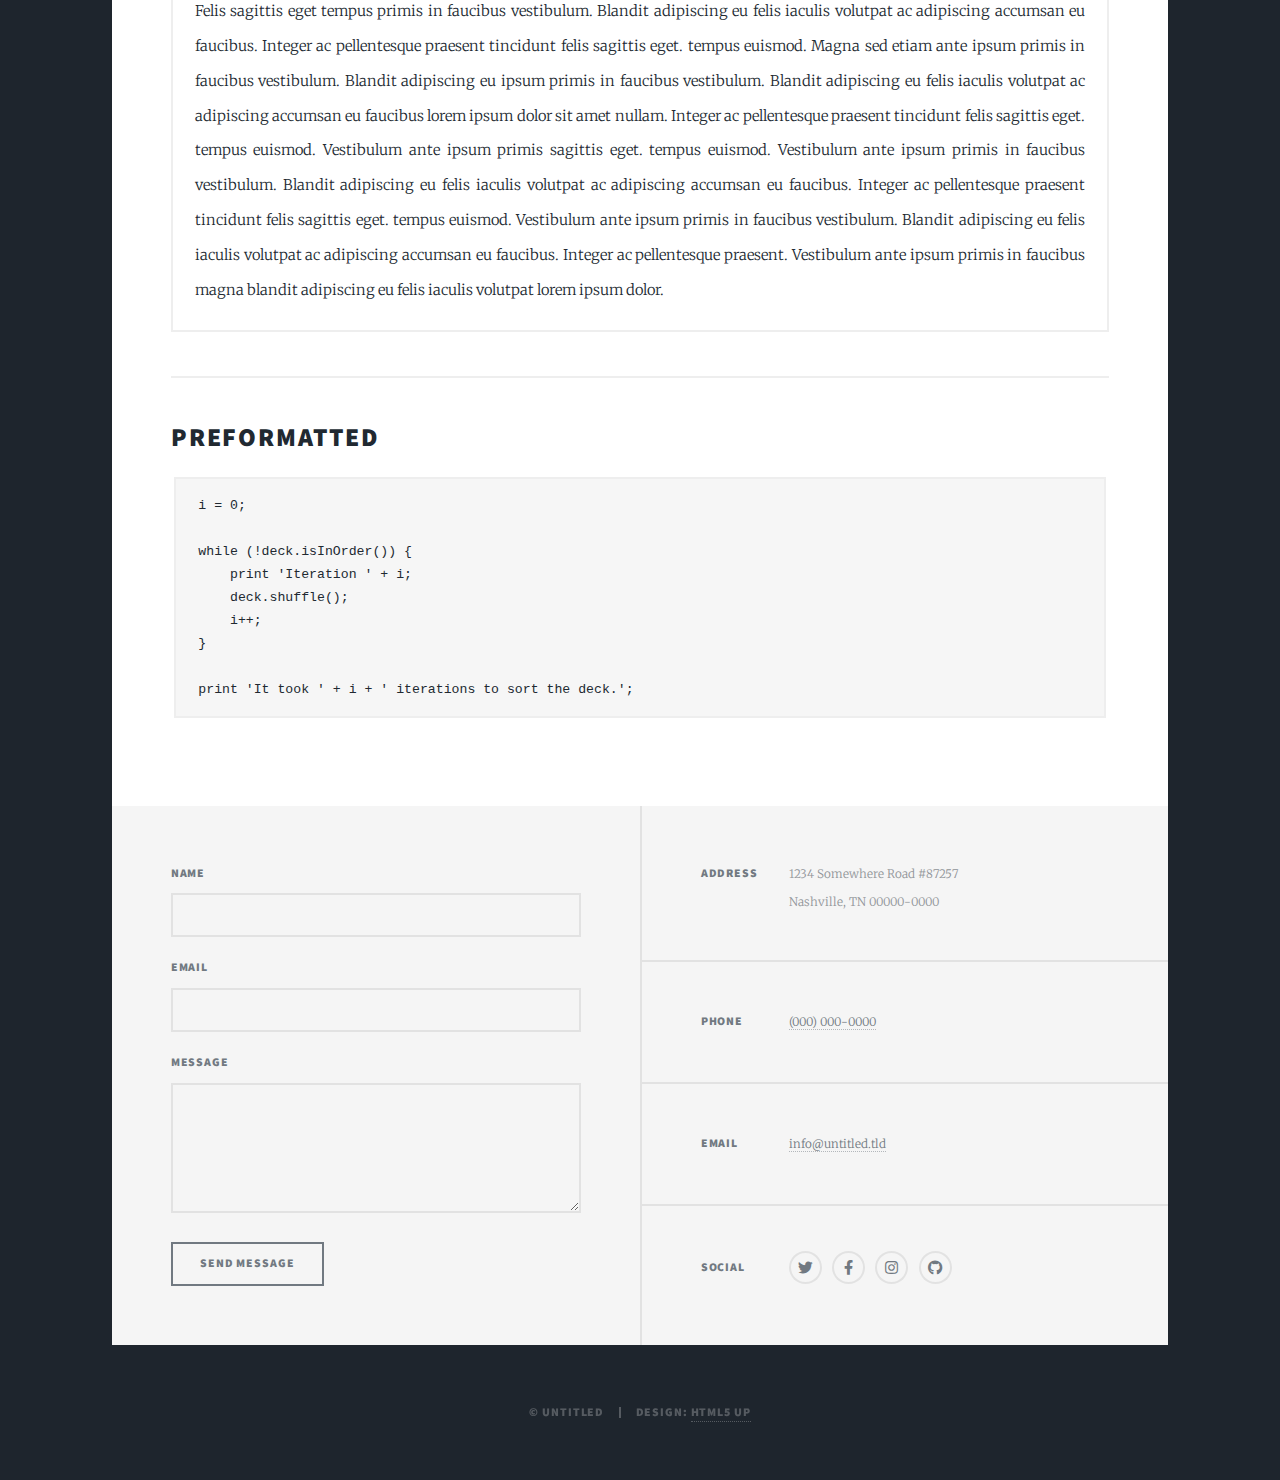
<file: elements.html>
<!DOCTYPE HTML>
<!--
	Massively by HTML5 UP
	html5up.net | @ajlkn
	Free for personal and commercial use under the CCA 3.0 license (html5up.net/license)
-->
<html>
	<head>
		<title>Elements Reference - Massively by HTML5 UP</title>
		<meta charset="utf-8" />
		<meta name="viewport" content="width=device-width, initial-scale=1, user-scalable=no" />
		<link rel="stylesheet" href="assets/css/main.css" />
		<noscript><link rel="stylesheet" href="assets/css/noscript.css" /></noscript>
	</head>
	<body class="is-preload">

		<!-- Wrapper -->
			<div id="wrapper">

				<!-- Header -->
					<header id="header">
						<a href="index.html" class="logo">Massively</a>
					</header>

				<!-- Nav -->
					<nav id="nav">
						<ul class="links">
							<li><a href="index.html">This is Massively</a></li>
							<li><a href="generic.html">Generic Page</a></li>
							<li class="active"><a href="elements.html">Elements Reference</a></li>
						</ul>
						<ul class="icons">
							<li><a href="#" class="icon brands fa-twitter"><span class="label">Twitter</span></a></li>
							<li><a href="#" class="icon brands fa-facebook-f"><span class="label">Facebook</span></a></li>
							<li><a href="#" class="icon brands fa-instagram"><span class="label">Instagram</span></a></li>
							<li><a href="#" class="icon brands fa-github"><span class="label">GitHub</span></a></li>
						</ul>
					</nav>

				<!-- Main -->
					<div id="main">

						<!-- Post -->
							<section class="post">
								<header class="major">
									<h1>Elements<br />
									Reference</h1>
								</header>

								<!-- Text stuff -->
									<h2>Text</h2>
									<p>This is <b>bold</b> and this is <strong>strong</strong>. This is <i>italic</i> and this is <em>emphasized</em>.
									This is <sup>superscript</sup> text and this is <sub>subscript</sub> text.
									This is <u>underlined</u> and this is code: <code>for (;;) { ... }</code>.
									Finally, this is a <a href="#">link</a>.</p>
									<hr />
									<h2>Heading Level 2</h2>
									<h3>Heading Level 3</h3>
									<h4>Heading Level 4</h4>
									<h5>Heading Level 5</h5>
									<h6>Heading Level 6</h6>
									<hr />
									<header>
										<h2>Heading with a Subtitle</h2>
										<p>Lorem ipsum dolor sit amet nullam id egestas urna aliquam</p>
									</header>
									<p>Nunc lacinia ante nunc ac lobortis. Interdum adipiscing gravida odio porttitor sem non mi integer non faucibus ornare mi ut ante amet placerat aliquet. Volutpat eu sed ante lacinia sapien lorem accumsan varius montes viverra nibh in adipiscing blandit tempus accumsan.</p>
									<header>
										<h3>Heading with a Subtitle</h3>
										<p>Lorem ipsum dolor sit amet nullam id egestas urna aliquam</p>
									</header>
									<p>Nunc lacinia ante nunc ac lobortis. Interdum adipiscing gravida odio porttitor sem non mi integer non faucibus ornare mi ut ante amet placerat aliquet. Volutpat eu sed ante lacinia sapien lorem accumsan varius montes viverra nibh in adipiscing blandit tempus accumsan.</p>
									<header>
										<h4>Heading with a Subtitle</h4>
										<p>Lorem ipsum dolor sit amet nullam id egestas urna aliquam</p>
									</header>
									<p>Nunc lacinia ante nunc ac lobortis. Interdum adipiscing gravida odio porttitor sem non mi integer non faucibus ornare mi ut ante amet placerat aliquet. Volutpat eu sed ante lacinia sapien lorem accumsan varius montes viverra nibh in adipiscing blandit tempus accumsan.</p>

									<hr />

								<!-- Lists -->
									<h2>Lists</h2>
									<div class="row">
										<div class="col-6 col-12-small">

											<h3>Unordered</h3>
											<ul>
												<li>Dolor pulvinar etiam.</li>
												<li>Sagittis lorem eleifend.</li>
												<li>Felis feugiat dolore viverra.</li>
												<li>Dolor pulvinar etiam.</li>
											</ul>

											<h3>Alternate</h3>
											<ul class="alt">
												<li>Dolor pulvinar etiam etiam.</li>
												<li>Sagittis adipiscing eleifend.</li>
												<li>Felis enim dolore viverra.</li>
												<li>Dolor pulvinar etiam etiam.</li>
											</ul>

										</div>
										<div class="col-6 col-12-small">

											<h3>Ordered</h3>
											<ol>
												<li>Dolor pulvinar etiam.</li>
												<li>Etiam vel felis at viverra.</li>
												<li>Felis enim feugiat magna.</li>
												<li>Etiam vel felis nullam.</li>
												<li>Felis enim et tempus.</li>
											</ol>

											<h3>Icons</h3>
											<ul class="icons">
												<li><a href="#" class="icon brands fa-twitter"><span class="label">Twitter</span></a></li>
												<li><a href="#" class="icon brands fa-facebook-f"><span class="label">Facebook</span></a></li>
												<li><a href="#" class="icon brands fa-instagram"><span class="label">Instagram</span></a></li>
												<li><a href="#" class="icon brands fa-github"><span class="label">Github</span></a></li>
												<li><a href="#" class="icon brands fa-dribbble"><span class="label">Dribbble</span></a></li>
											</ul>
											<ul class="icons alt">
												<li><a href="#" class="icon brands alt fa-twitter"><span class="label">Twitter</span></a></li>
												<li><a href="#" class="icon brands alt fa-facebook-f"><span class="label">Facebook</span></a></li>
												<li><a href="#" class="icon brands alt fa-instagram"><span class="label">Instagram</span></a></li>
												<li><a href="#" class="icon brands alt fa-github"><span class="label">Github</span></a></li>
												<li><a href="#" class="icon brands alt fa-dribbble"><span class="label">Dribbble</span></a></li>
											</ul>

										</div>
									</div>
									<h3>Definition</h3>
									<dl>
										<dt>Item 1</dt>
										<dd>
											<p>Lorem ipsum dolor vestibulum ante ipsum primis in faucibus vestibulum. Blandit adipiscing eu felis iaculis volutpat ac adipiscing accumsan eu faucibus. Integer ac pellentesque praesent.</p>
										</dd>
										<dt>Item 2</dt>
										<dd>
											<p>Lorem ipsum dolor vestibulum ante ipsum primis in faucibus vestibulum. Blandit adipiscing eu felis iaculis volutpat ac adipiscing accumsan eu faucibus. Integer ac pellentesque praesent.</p>
										</dd>
										<dt>Item 3</dt>
										<dd>
											<p>Lorem ipsum dolor vestibulum ante ipsum primis in faucibus vestibulum. Blandit adipiscing eu felis iaculis volutpat ac adipiscing accumsan eu faucibus. Integer ac pellentesque praesent.</p>
										</dd>
									</dl>

									<h3>Actions</h3>
									<ul class="actions">
										<li><a href="#" class="button primary">Primary</a></li>
										<li><a href="#" class="button">Default</a></li>
									</ul>
									<ul class="actions small">
										<li><a href="#" class="button primary small">Small</a></li>
										<li><a href="#" class="button small">Small</a></li>
									</ul>
									<div class="row">
										<div class="col-6 col-12-small">
											<ul class="actions stacked">
												<li><a href="#" class="button primary">Default</a></li>
												<li><a href="#" class="button">Default</a></li>
											</ul>
										</div>
										<div class="col-6 col-12-small">
											<ul class="actions stacked">
												<li><a href="#" class="button primary small">Small</a></li>
												<li><a href="#" class="button small">Small</a></li>
											</ul>
										</div>
									</div>
									<div class="row">
										<div class="col-6 col-12-small">
											<ul class="actions stacked">
												<li><a href="#" class="button primary fit">Default</a></li>
												<li><a href="#" class="button fit">Default</a></li>
											</ul>
										</div>
										<div class="col-6 col-12-small">
											<ul class="actions stacked">
												<li><a href="#" class="button primary small fit">Small</a></li>
												<li><a href="#" class="button small fit">Small</a></li>
											</ul>
										</div>
									</div>

									<hr />

								<!-- Blockquote -->
									<h2>Blockquote</h2>
									<blockquote>Fringilla nisl. Donec accumsan interdum nisi, quis tincidunt felis sagittis eget tempus euismod. Vestibulum ante ipsum primis in faucibus vestibulum. Blandit adipiscing eu felis iaculis volutpat ac adipiscing accumsan faucibus. Vestibulum ante ipsum primis in faucibus vestibulum. Blandit adipiscing eu felis.</blockquote>

									<hr />

								<!-- Table -->
									<h2>Table</h2>

									<h3>Default</h3>
									<div class="table-wrapper">
										<table>
											<thead>
												<tr>
													<th>Name</th>
													<th>Description</th>
													<th>Price</th>
												</tr>
											</thead>
											<tbody>
												<tr>
													<td>Item 1</td>
													<td>Ante turpis integer aliquet porttitor.</td>
													<td>29.99</td>
												</tr>
												<tr>
													<td>Item 2</td>
													<td>Vis ac commodo adipiscing arcu aliquet.</td>
													<td>19.99</td>
												</tr>
												<tr>
													<td>Item 3</td>
													<td> Morbi faucibus arcu accumsan lorem.</td>
													<td>29.99</td>
												</tr>
												<tr>
													<td>Item 4</td>
													<td>Vitae integer tempus condimentum.</td>
													<td>19.99</td>
												</tr>
												<tr>
													<td>Item 5</td>
													<td>Ante turpis integer aliquet porttitor.</td>
													<td>29.99</td>
												</tr>
											</tbody>
											<tfoot>
												<tr>
													<td colspan="2"></td>
													<td>100.00</td>
												</tr>
											</tfoot>
										</table>
									</div>

									<h3>Alternate</h3>
									<div class="table-wrapper">
										<table class="alt">
											<thead>
												<tr>
													<th>Name</th>
													<th>Description</th>
													<th>Price</th>
												</tr>
											</thead>
											<tbody>
												<tr>
													<td>Item 1</td>
													<td>Ante turpis integer aliquet porttitor.</td>
													<td>29.99</td>
												</tr>
												<tr>
													<td>Item 2</td>
													<td>Vis ac commodo adipiscing arcu aliquet.</td>
													<td>19.99</td>
												</tr>
												<tr>
													<td>Item 3</td>
													<td> Morbi faucibus arcu accumsan lorem.</td>
													<td>29.99</td>
												</tr>
												<tr>
													<td>Item 4</td>
													<td>Vitae integer tempus condimentum.</td>
													<td>19.99</td>
												</tr>
												<tr>
													<td>Item 5</td>
													<td>Ante turpis integer aliquet porttitor.</td>
													<td>29.99</td>
												</tr>
											</tbody>
											<tfoot>
												<tr>
													<td colspan="2"></td>
													<td>100.00</td>
												</tr>
											</tfoot>
										</table>
									</div>

									<hr />

								<!-- Buttons -->
									<h2>Buttons</h2>
									<ul class="actions">
										<li><a href="#" class="button primary">Primary</a></li>
										<li><a href="#" class="button">Default</a></li>
									</ul>
									<ul class="actions">
										<li><a href="#" class="button primary large">Large</a></li>
										<li><a href="#" class="button">Default</a></li>
										<li><a href="#" class="button small">Small</a></li>
									</ul>
									<ul class="actions fit">
										<li><a href="#" class="button primary fit">Fit</a></li>
										<li><a href="#" class="button fit">Fit</a></li>
									</ul>
									<ul class="actions fit small">
										<li><a href="#" class="button primary fit small">Fit + Small</a></li>
										<li><a href="#" class="button fit small">Fit + Small</a></li>
									</ul>
									<ul class="actions">
										<li><a href="#" class="button primary icon solid fa-search">Icon</a></li>
										<li><a href="#" class="button icon solid fa-download">Icon</a></li>
									</ul>
									<ul class="actions">
										<li><span class="button primary disabled">Primary</span></li>
										<li><span class="button disabled">Default</span></li>
									</ul>

									<hr />

								<!-- Form -->
									<h2>Form</h2>

									<form method="post" action="#">
										<div class="row gtr-uniform">
											<div class="col-6 col-12-xsmall">
												<input type="text" name="demo-name" id="demo-name" value="" placeholder="Name" />
											</div>
											<div class="col-6 col-12-xsmall">
												<input type="email" name="demo-email" id="demo-email" value="" placeholder="Email" />
											</div>
											<!-- Break -->
											<div class="col-12">
												<select name="demo-category" id="demo-category">
													<option value="">- Category -</option>
													<option value="1">Manufacturing</option>
													<option value="1">Shipping</option>
													<option value="1">Administration</option>
													<option value="1">Human Resources</option>
												</select>
											</div>
											<!-- Break -->
											<div class="col-4 col-12-small">
												<input type="radio" id="demo-priority-low" name="demo-priority" checked>
												<label for="demo-priority-low">Low</label>
											</div>
											<div class="col-4 col-12-small">
												<input type="radio" id="demo-priority-normal" name="demo-priority">
												<label for="demo-priority-normal">Normal</label>
											</div>
											<div class="col-4 col-12-small">
												<input type="radio" id="demo-priority-high" name="demo-priority">
												<label for="demo-priority-high">High</label>
											</div>
											<!-- Break -->
											<div class="col-6 col-12-small">
												<input type="checkbox" id="demo-copy" name="demo-copy">
												<label for="demo-copy">Email me a copy</label>
											</div>
											<div class="col-6 col-12-small">
												<input type="checkbox" id="demo-human" name="demo-human" checked>
												<label for="demo-human">I am a human</label>
											</div>
											<!-- Break -->
											<div class="col-12">
												<textarea name="demo-message" id="demo-message" placeholder="Enter your message" rows="6"></textarea>
											</div>
											<!-- Break -->
											<div class="col-12">
												<ul class="actions">
													<li><input type="submit" value="Send Message" class="primary" /></li>
													<li><input type="reset" value="Reset" /></li>
												</ul>
											</div>
										</div>
									</form>

									<hr />

								<!-- Image -->
									<h2>Image</h2>

									<h3>Fit</h3>
									<span class="image fit"><img src="images/pic01.jpg" alt="" /></span>
									<div class="box alt">
										<div class="row gtr-50 gtr-uniform">
											<div class="col-4"><span class="image fit"><img src="images/pic02.jpg" alt="" /></span></div>
											<div class="col-4"><span class="image fit"><img src="images/pic03.jpg" alt="" /></span></div>
											<div class="col-4"><span class="image fit"><img src="images/pic04.jpg" alt="" /></span></div>
											<!-- Break -->
											<div class="col-4"><span class="image fit"><img src="images/pic04.jpg" alt="" /></span></div>
											<div class="col-4"><span class="image fit"><img src="images/pic02.jpg" alt="" /></span></div>
											<div class="col-4"><span class="image fit"><img src="images/pic03.jpg" alt="" /></span></div>
											<!-- Break -->
											<div class="col-4"><span class="image fit"><img src="images/pic03.jpg" alt="" /></span></div>
											<div class="col-4"><span class="image fit"><img src="images/pic04.jpg" alt="" /></span></div>
											<div class="col-4"><span class="image fit"><img src="images/pic02.jpg" alt="" /></span></div>
										</div>
									</div>

									<h3>Left &amp; Right</h3>
									<p><span class="image left"><img src="images/pic08.jpg" alt="" /></span>Lorem ipsum dolor sit accumsan interdum nisi, quis tincidunt felis sagittis eget. tempus euismod. Vestibulum ante ipsum primis in faucibus vestibulum. Blandit adipiscing eu felis iaculis volutpat ac adipiscing accumsan eu faucibus. Integer ac pellentesque praesent tincidunt felis sagittis eget. tempus euismod. Vestibulum ante ipsum primis sagittis eget. tempus euismod. Vestibulum ante ipsum primis in faucibus vestibulum. Blandit adipiscing eu felis iaculis volutpat ac adipiscing accumsan eu faucibus. Integer ac pellentesque praesent tincidunt felis sagittis eget. tempus euismod. Vestibulum ante ipsum primis in faucibus vestibulum. Blandit adipiscing eu felis iaculis volutpat ac adipiscing accumsan eu faucibus. Integer ac pellentesque praesent. Vestibulum ante ipsum primis in faucibus magna blandit adipiscing eu felis iaculis.</p>
									<p><span class="image right"><img src="images/pic09.jpg" alt="" /></span>Lorem ipsum dolor sit accumsan interdum nisi, quis tincidunt felis sagittis eget. tempus euismod. Vestibulum ante ipsum primis in faucibus vestibulum. Blandit adipiscing eu felis iaculis volutpat ac adipiscing accumsan eu faucibus. Integer ac pellentesque praesent tincidunt felis sagittis eget. tempus euismod. Vestibulum ante ipsum primis sagittis eget. tempus euismod. Vestibulum ante ipsum primis in faucibus vestibulum. Blandit adipiscing eu felis iaculis volutpat ac adipiscing accumsan eu faucibus. Integer ac pellentesque praesent tincidunt felis sagittis eget. tempus euismod. Vestibulum ante ipsum primis in faucibus vestibulum. Blandit adipiscing eu felis iaculis volutpat ac adipiscing accumsan eu faucibus. Integer ac pellentesque praesent. Vestibulum ante ipsum primis in faucibus magna blandit adipiscing eu felis iaculis.</p>

									<hr />

								<!-- Box -->
									<h2>Box</h2>
									<div class="box">
										<p>Felis sagittis eget tempus primis in faucibus vestibulum. Blandit adipiscing eu felis iaculis volutpat ac adipiscing accumsan eu faucibus. Integer ac pellentesque praesent tincidunt felis sagittis eget. tempus euismod. Magna sed etiam ante ipsum primis in faucibus vestibulum. Blandit adipiscing eu ipsum primis in faucibus vestibulum. Blandit adipiscing eu felis iaculis volutpat ac adipiscing accumsan eu faucibus lorem ipsum dolor sit amet nullam. Integer ac pellentesque praesent tincidunt felis sagittis eget. tempus euismod. Vestibulum ante ipsum primis sagittis eget. tempus euismod. Vestibulum ante ipsum primis in faucibus vestibulum. Blandit adipiscing eu felis iaculis volutpat ac adipiscing accumsan eu faucibus. Integer ac pellentesque praesent tincidunt felis sagittis eget. tempus euismod. Vestibulum ante ipsum primis in faucibus vestibulum. Blandit adipiscing eu felis iaculis volutpat ac adipiscing accumsan eu faucibus. Integer ac pellentesque praesent. Vestibulum ante ipsum primis in faucibus magna blandit adipiscing eu felis iaculis volutpat lorem ipsum dolor.</p>
									</div>

									<hr />

								<!-- Preformatted Code -->
									<h2>Preformatted</h2>
									<pre><code>i = 0;

while (!deck.isInOrder()) {
    print 'Iteration ' + i;
    deck.shuffle();
    i++;
}

print 'It took ' + i + ' iterations to sort the deck.';
</code></pre>

							</section>

					</div>

				<!-- Footer -->
					<footer id="footer">
						<section>
							<form method="post" action="#">
								<div class="fields">
									<div class="field">
										<label for="name">Name</label>
										<input type="text" name="name" id="name" />
									</div>
									<div class="field">
										<label for="email">Email</label>
										<input type="text" name="email" id="email" />
									</div>
									<div class="field">
										<label for="message">Message</label>
										<textarea name="message" id="message" rows="3"></textarea>
									</div>
								</div>
								<ul class="actions">
									<li><input type="submit" value="Send Message" /></li>
								</ul>
							</form>
						</section>
						<section class="split contact">
							<section class="alt">
								<h3>Address</h3>
								<p>1234 Somewhere Road #87257<br />
								Nashville, TN 00000-0000</p>
							</section>
							<section>
								<h3>Phone</h3>
								<p><a href="#">(000) 000-0000</a></p>
							</section>
							<section>
								<h3>Email</h3>
								<p><a href="#">info@untitled.tld</a></p>
							</section>
							<section>
								<h3>Social</h3>
								<ul class="icons alt">
									<li><a href="#" class="icon brands alt fa-twitter"><span class="label">Twitter</span></a></li>
									<li><a href="#" class="icon brands alt fa-facebook-f"><span class="label">Facebook</span></a></li>
									<li><a href="#" class="icon brands alt fa-instagram"><span class="label">Instagram</span></a></li>
									<li><a href="#" class="icon brands alt fa-github"><span class="label">GitHub</span></a></li>
								</ul>
							</section>
						</section>
					</footer>

				<!-- Copyright -->
					<div id="copyright">
						<ul><li>&copy; Untitled</li><li>Design: <a href="https://html5up.net">HTML5 UP</a></li></ul>
					</div>

			</div>

		<!-- Scripts -->
			<script src="assets/js/jquery.min.js"></script>
			<script src="assets/js/jquery.scrollex.min.js"></script>
			<script src="assets/js/jquery.scrolly.min.js"></script>
			<script src="assets/js/browser.min.js"></script>
			<script src="assets/js/breakpoints.min.js"></script>
			<script src="assets/js/util.js"></script>
			<script src="assets/js/main.js"></script>

	</body>
</html>
</file>
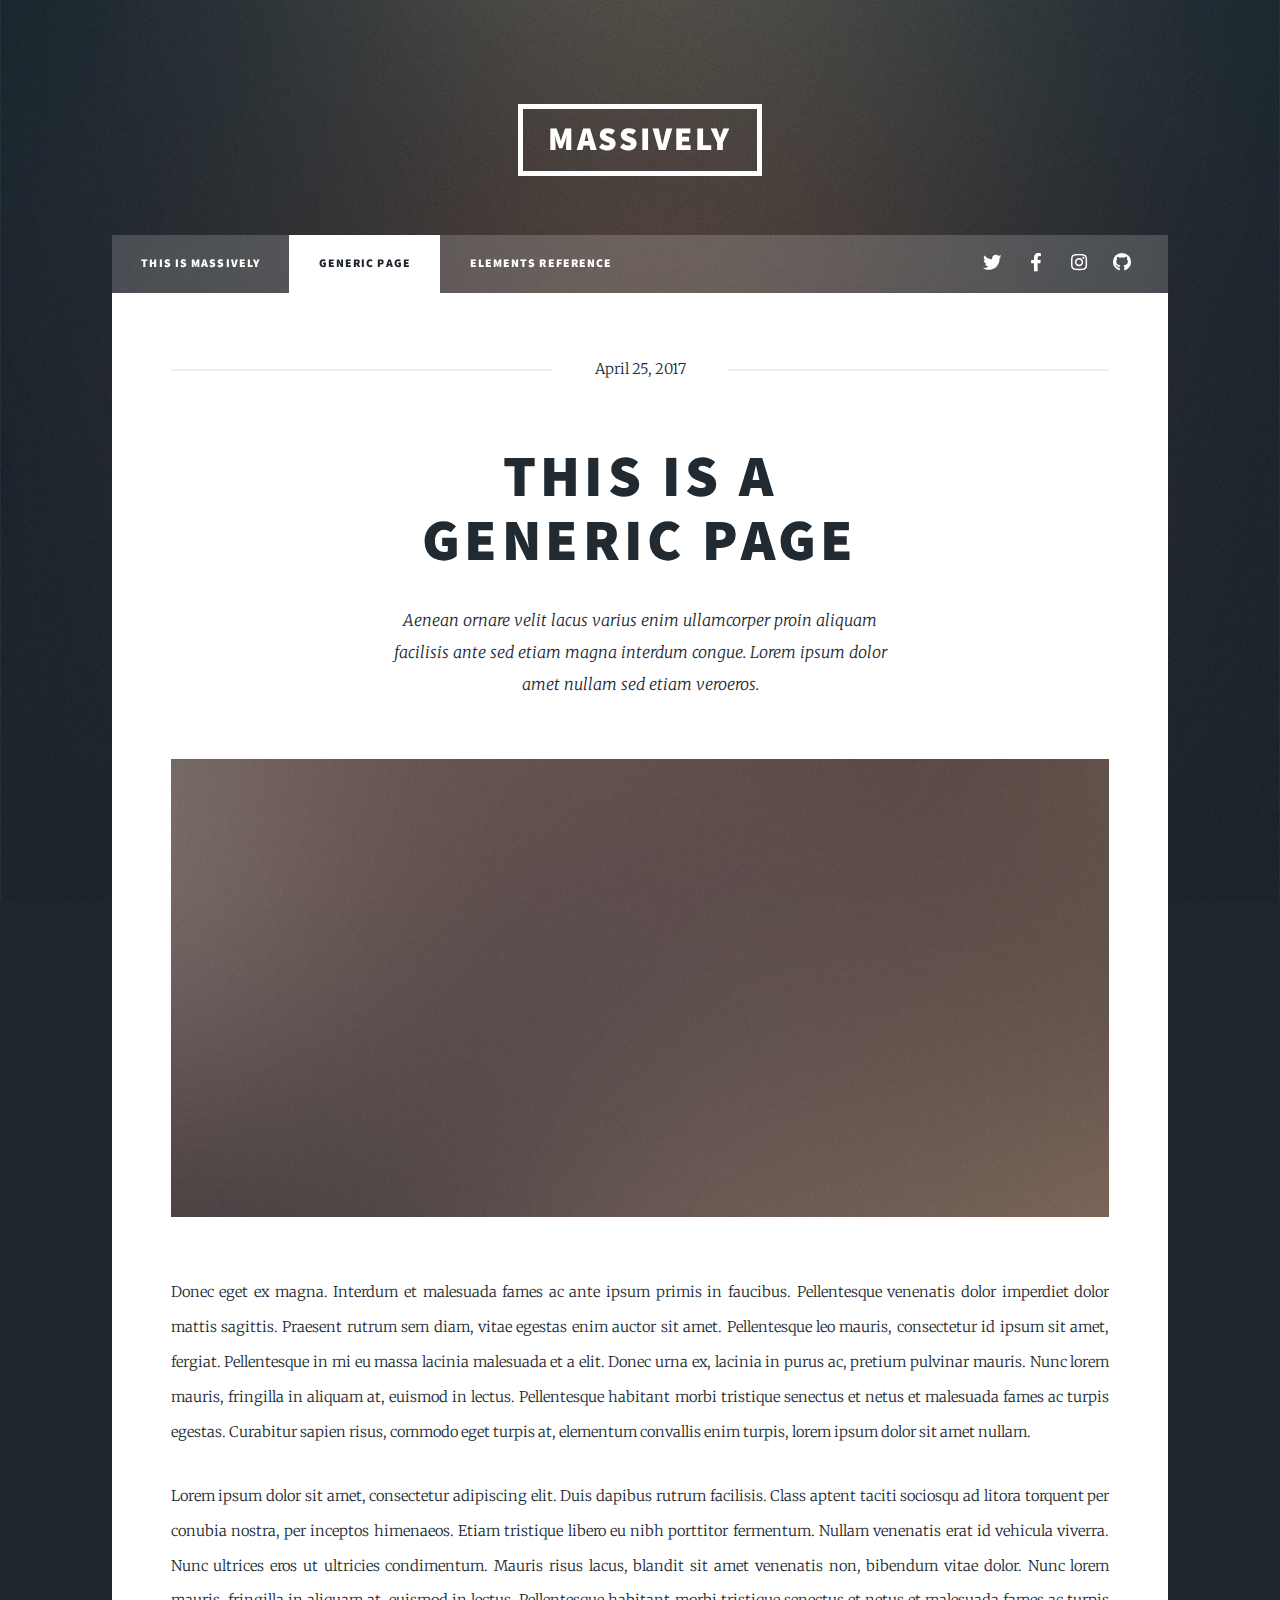
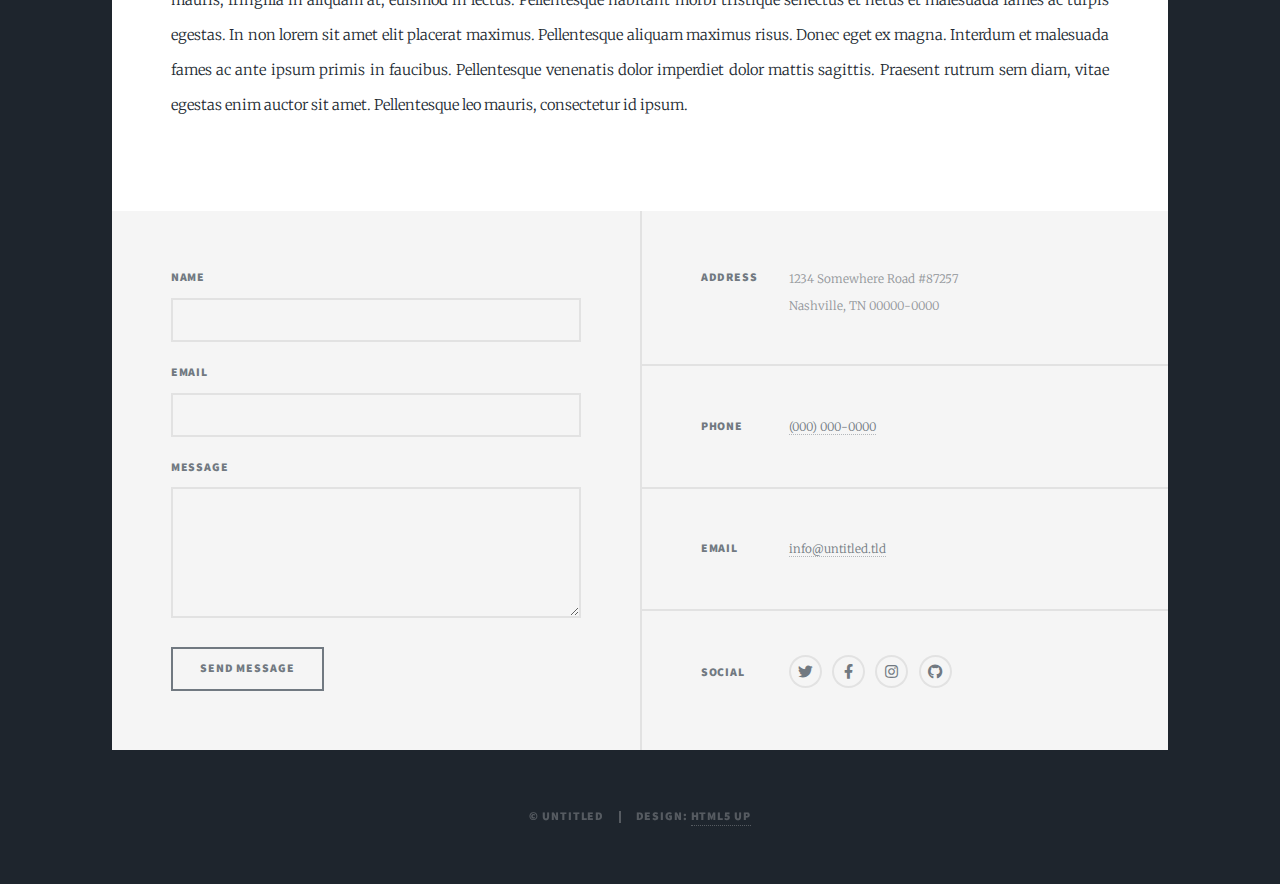
<file: generic.html>
<!DOCTYPE HTML>
<!--
	Massively by HTML5 UP
	html5up.net | @ajlkn
	Free for personal and commercial use under the CCA 3.0 license (html5up.net/license)
-->
<html>
	<head>
		<title>Generic Page - Massively by HTML5 UP</title>
		<meta charset="utf-8" />
		<meta name="viewport" content="width=device-width, initial-scale=1, user-scalable=no" />
		<link rel="stylesheet" href="assets/css/main.css" />
		<noscript><link rel="stylesheet" href="assets/css/noscript.css" /></noscript>
	</head>
	<body class="is-preload">

		<!-- Wrapper -->
			<div id="wrapper">

				<!-- Header -->
					<header id="header">
						<a href="index.html" class="logo">Massively</a>
					</header>

				<!-- Nav -->
					<nav id="nav">
						<ul class="links">
							<li><a href="index.html">This is Massively</a></li>
							<li class="active"><a href="generic.html">Generic Page</a></li>
							<li><a href="elements.html">Elements Reference</a></li>
						</ul>
						<ul class="icons">
							<li><a href="#" class="icon brands fa-twitter"><span class="label">Twitter</span></a></li>
							<li><a href="#" class="icon brands fa-facebook-f"><span class="label">Facebook</span></a></li>
							<li><a href="#" class="icon brands fa-instagram"><span class="label">Instagram</span></a></li>
							<li><a href="#" class="icon brands fa-github"><span class="label">GitHub</span></a></li>
						</ul>
					</nav>

				<!-- Main -->
					<div id="main">

						<!-- Post -->
							<section class="post">
								<header class="major">
									<span class="date">April 25, 2017</span>
									<h1>This is a<br />
									Generic Page</h1>
									<p>Aenean ornare velit lacus varius enim ullamcorper proin aliquam<br />
									facilisis ante sed etiam magna interdum congue. Lorem ipsum dolor<br />
									amet nullam sed etiam veroeros.</p>
								</header>
								<div class="image main"><img src="images/pic01.jpg" alt="" /></div>
								<p>Donec eget ex magna. Interdum et malesuada fames ac ante ipsum primis in faucibus. Pellentesque venenatis dolor imperdiet dolor mattis sagittis. Praesent rutrum sem diam, vitae egestas enim auctor sit amet. Pellentesque leo mauris, consectetur id ipsum sit amet, fergiat. Pellentesque in mi eu massa lacinia malesuada et a elit. Donec urna ex, lacinia in purus ac, pretium pulvinar mauris. Nunc lorem mauris, fringilla in aliquam at, euismod in lectus. Pellentesque habitant morbi tristique senectus et netus et malesuada fames ac turpis egestas. Curabitur sapien risus, commodo eget turpis at, elementum convallis enim turpis, lorem ipsum dolor sit amet nullam.</p>
								<p>Lorem ipsum dolor sit amet, consectetur adipiscing elit. Duis dapibus rutrum facilisis. Class aptent taciti sociosqu ad litora torquent per conubia nostra, per inceptos himenaeos. Etiam tristique libero eu nibh porttitor fermentum. Nullam venenatis erat id vehicula viverra. Nunc ultrices eros ut ultricies condimentum. Mauris risus lacus, blandit sit amet venenatis non, bibendum vitae dolor. Nunc lorem mauris, fringilla in aliquam at, euismod in lectus. Pellentesque habitant morbi tristique senectus et netus et malesuada fames ac turpis egestas. In non lorem sit amet elit placerat maximus. Pellentesque aliquam maximus risus. Donec eget ex magna. Interdum et malesuada fames ac ante ipsum primis in faucibus. Pellentesque venenatis dolor imperdiet dolor mattis sagittis. Praesent rutrum sem diam, vitae egestas enim auctor sit amet. Pellentesque leo mauris, consectetur id ipsum.</p>
							</section>

					</div>

				<!-- Footer -->
					<footer id="footer">
						<section>
							<form method="post" action="#">
								<div class="fields">
									<div class="field">
										<label for="name">Name</label>
										<input type="text" name="name" id="name" />
									</div>
									<div class="field">
										<label for="email">Email</label>
										<input type="text" name="email" id="email" />
									</div>
									<div class="field">
										<label for="message">Message</label>
										<textarea name="message" id="message" rows="3"></textarea>
									</div>
								</div>
								<ul class="actions">
									<li><input type="submit" value="Send Message" /></li>
								</ul>
							</form>
						</section>
						<section class="split contact">
							<section class="alt">
								<h3>Address</h3>
								<p>1234 Somewhere Road #87257<br />
								Nashville, TN 00000-0000</p>
							</section>
							<section>
								<h3>Phone</h3>
								<p><a href="#">(000) 000-0000</a></p>
							</section>
							<section>
								<h3>Email</h3>
								<p><a href="#">info@untitled.tld</a></p>
							</section>
							<section>
								<h3>Social</h3>
								<ul class="icons alt">
									<li><a href="#" class="icon brands alt fa-twitter"><span class="label">Twitter</span></a></li>
									<li><a href="#" class="icon brands alt fa-facebook-f"><span class="label">Facebook</span></a></li>
									<li><a href="#" class="icon brands alt fa-instagram"><span class="label">Instagram</span></a></li>
									<li><a href="#" class="icon brands alt fa-github"><span class="label">GitHub</span></a></li>
								</ul>
							</section>
						</section>
					</footer>

				<!-- Copyright -->
					<div id="copyright">
						<ul><li>&copy; Untitled</li><li>Design: <a href="https://html5up.net">HTML5 UP</a></li></ul>
					</div>

			</div>

		<!-- Scripts -->
			<script src="assets/js/jquery.min.js"></script>
			<script src="assets/js/jquery.scrollex.min.js"></script>
			<script src="assets/js/jquery.scrolly.min.js"></script>
			<script src="assets/js/browser.min.js"></script>
			<script src="assets/js/breakpoints.min.js"></script>
			<script src="assets/js/util.js"></script>
			<script src="assets/js/main.js"></script>

	</body>
</html>
</file>
<file: examples/casino/styles.css>
:root {
    --primary-color: #1a1a2e;
    --secondary-color: #16213e;
    --accent-gold: #ffd700;
    --accent-red: #dc143c;
    --accent-green: #228b22;
    --card-bg: #2a2a3e;
    --text-light: #ffffff;
    --text-muted: #b0b0b0;
}

* {
    margin: 0;
    padding: 0;
    box-sizing: border-box;
}

body {
    font-family: 'Segoe UI', Tahoma, Geneva, Verdana, sans-serif;
    background: linear-gradient(135deg, var(--primary-color) 0%, var(--secondary-color) 100%);
    color: var(--text-light);
    min-height: 100vh;
    overflow-x: hidden;
}

.container {
    max-width: 1400px;
    margin: 0 auto;
    padding: 20px;
}

/* Header Styles */
header {
    background: rgba(26, 26, 46, 0.95);
    padding: 20px 0;
    box-shadow: 0 4px 20px rgba(0, 0, 0, 0.3);
    position: sticky;
    top: 0;
    z-index: 1000;
    backdrop-filter: blur(10px);
}

.header-content {
    display: flex;
    justify-content: space-between;
    align-items: center;
    max-width: 1400px;
    margin: 0 auto;
    padding: 0 20px;
}

.casino-logo {
    font-size: 2.5em;
    font-weight: bold;
    background: linear-gradient(45deg, var(--accent-gold), #ffed4e);
    -webkit-background-clip: text;
    -webkit-text-fill-color: transparent;
    text-shadow: 0 0 30px rgba(255, 215, 0, 0.3);
    animation: glow 2s ease-in-out infinite alternate;
}

@keyframes glow {
    from {
        filter: drop-shadow(0 0 5px var(--accent-gold));
    }
    to {
        filter: drop-shadow(0 0 20px var(--accent-gold));
    }
}

.chip-display {
    display: flex;
    align-items: center;
    gap: 15px;
    background: linear-gradient(135deg, rgba(255, 215, 0, 0.2), rgba(255, 215, 0, 0.1));
    padding: 15px 30px;
    border-radius: 50px;
    border: 2px solid var(--accent-gold);
    box-shadow: 0 0 20px rgba(255, 215, 0, 0.3);
}

.chip-icon {
    width: 40px;
    height: 40px;
    background: linear-gradient(135deg, var(--accent-gold), #ffed4e);
    border-radius: 50%;
    display: flex;
    align-items: center;
    justify-content: center;
    font-weight: bold;
    color: var(--primary-color);
    font-size: 1.2em;
    animation: spin 3s linear infinite;
}

@keyframes spin {
    0% { transform: rotateY(0deg); }
    100% { transform: rotateY(360deg); }
}

.chip-amount {
    font-size: 1.5em;
    font-weight: bold;
    color: var(--accent-gold);
}

/* Game Selection */
.game-selection {
    margin: 40px 0;
}

.game-selection h2 {
    text-align: center;
    font-size: 2.5em;
    margin-bottom: 40px;
    color: var(--accent-gold);
    text-transform: uppercase;
    letter-spacing: 3px;
}

.game-grid {
    display: grid;
    grid-template-columns: repeat(auto-fit, minmax(300px, 1fr));
    gap: 30px;
    margin-bottom: 40px;
}

.game-card {
    background: linear-gradient(135deg, var(--card-bg), var(--secondary-color));
    border-radius: 20px;
    padding: 30px;
    cursor: pointer;
    transition: all 0.3s ease;
    border: 2px solid transparent;
    position: relative;
    overflow: hidden;
}

.game-card::before {
    content: '';
    position: absolute;
    top: 0;
    left: 0;
    right: 0;
    bottom: 0;
    background: linear-gradient(45deg, transparent, rgba(255, 215, 0, 0.1), transparent);
    transform: translateX(-100%);
    transition: transform 0.5s ease;
}

.game-card:hover::before {
    transform: translateX(100%);
}

.game-card:hover {
    transform: translateY(-10px);
    border-color: var(--accent-gold);
    box-shadow: 0 10px 40px rgba(255, 215, 0, 0.3);
}

.game-icon {
    font-size: 4em;
    text-align: center;
    margin-bottom: 20px;
}

.game-card h3 {
    text-align: center;
    font-size: 1.8em;
    margin-bottom: 10px;
    color: var(--accent-gold);
}

.game-card p {
    text-align: center;
    color: var(--text-muted);
    line-height: 1.6;
}

/* Game Container */
.game-container {
    display: none;
    animation: fadeIn 0.5s ease;
}

.game-container.active {
    display: block;
}

@keyframes fadeIn {
    from {
        opacity: 0;
        transform: translateY(20px);
    }
    to {
        opacity: 1;
        transform: translateY(0);
    }
}

.game-header {
    display: flex;
    justify-content: space-between;
    align-items: center;
    margin-bottom: 30px;
    padding: 20px;
    background: var(--card-bg);
    border-radius: 15px;
}

.game-title {
    font-size: 2em;
    color: var(--accent-gold);
}

.back-btn {
    background: linear-gradient(135deg, var(--accent-red), #ff4757);
    color: white;
    border: none;
    padding: 12px 30px;
    border-radius: 25px;
    cursor: pointer;
    font-size: 1.1em;
    transition: all 0.3s ease;
    box-shadow: 0 4px 15px rgba(220, 20, 60, 0.4);
}

.back-btn:hover {
    transform: translateY(-2px);
    box-shadow: 0 6px 25px rgba(220, 20, 60, 0.6);
}

/* Blackjack Styles */
.blackjack-table {
    background: linear-gradient(135deg, #0f4c27, #1a5c3a);
    border-radius: 20px;
    padding: 40px;
    margin: 20px 0;
    box-shadow: 0 10px 40px rgba(0, 0, 0, 0.5);
    border: 3px solid var(--accent-gold);
}

.dealer-section, .player-section {
    margin: 30px 0;
}

.section-title {
    font-size: 1.5em;
    margin-bottom: 15px;
    color: var(--accent-gold);
    text-align: center;
}

.cards {
    display: flex;
    justify-content: center;
    gap: 10px;
    min-height: 140px;
    align-items: center;
    flex-wrap: wrap;
}

.card {
    width: 80px;
    height: 120px;
    background: white;
    border-radius: 10px;
    display: flex;
    flex-direction: column;
    align-items: center;
    justify-content: center;
    font-size: 1.5em;
    font-weight: bold;
    box-shadow: 0 4px 15px rgba(0, 0, 0, 0.3);
    animation: dealCard 0.3s ease;
    position: relative;
}

.card.back {
    background: linear-gradient(135deg, var(--accent-red), #8b0000);
    color: var(--accent-gold);
}

.card.back::before {
    content: '♠♥♦♣';
    font-size: 0.5em;
    letter-spacing: 2px;
}

@keyframes dealCard {
    from {
        opacity: 0;
        transform: translateY(-50px) rotateY(90deg);
    }
    to {
        opacity: 1;
        transform: translateY(0) rotateY(0);
    }
}

.card.red {
    color: var(--accent-red);
}

.card.black {
    color: #000;
}

.card-value {
    font-size: 1.8em;
}

.card-suit {
    font-size: 1.5em;
}

.hand-value {
    text-align: center;
    font-size: 1.3em;
    margin-top: 10px;
    color: var(--accent-gold);
    font-weight: bold;
}

.betting-section {
    display: flex;
    justify-content: center;
    align-items: center;
    gap: 20px;
    margin: 30px 0;
    flex-wrap: wrap;
}

.bet-input {
    padding: 15px 25px;
    font-size: 1.2em;
    border-radius: 10px;
    border: 2px solid var(--accent-gold);
    background: var(--card-bg);
    color: var(--text-light);
    width: 200px;
    text-align: center;
}

.game-controls {
    display: flex;
    justify-content: center;
    gap: 15px;
    flex-wrap: wrap;
    margin: 20px 0;
}

.btn {
    background: linear-gradient(135deg, var(--accent-gold), #ffed4e);
    color: var(--primary-color);
    border: none;
    padding: 15px 35px;
    border-radius: 25px;
    cursor: pointer;
    font-size: 1.1em;
    font-weight: bold;
    transition: all 0.3s ease;
    box-shadow: 0 4px 15px rgba(255, 215, 0, 0.4);
    text-transform: uppercase;
}

.btn:hover:not(:disabled) {
    transform: translateY(-3px);
    box-shadow: 0 6px 25px rgba(255, 215, 0, 0.6);
}

.btn:disabled {
    opacity: 0.5;
    cursor: not-allowed;
}

.btn.btn-secondary {
    background: linear-gradient(135deg, #555, #777);
    box-shadow: 0 4px 15px rgba(85, 85, 85, 0.4);
}

.message {
    text-align: center;
    font-size: 1.5em;
    margin: 20px 0;
    min-height: 40px;
    color: var(--accent-gold);
    font-weight: bold;
    animation: pulse 1s ease infinite;
}

@keyframes pulse {
    0%, 100% { opacity: 1; }
    50% { opacity: 0.7; }
}

/* Roulette Styles */
.roulette-container {
    display: grid;
    grid-template-columns: 1fr 1fr;
    gap: 30px;
    margin: 20px 0;
}

@media (max-width: 1024px) {
    .roulette-container {
        grid-template-columns: 1fr;
    }
}

.roulette-wheel-container {
    display: flex;
    flex-direction: column;
    align-items: center;
    background: var(--card-bg);
    padding: 30px;
    border-radius: 20px;
}

.roulette-wheel {
    width: 300px;
    height: 300px;
    border-radius: 50%;
    background: conic-gradient(
        from 0deg,
        var(--accent-green) 0deg 9.73deg,
        var(--accent-red) 9.73deg 19.46deg,
        #000 19.46deg 29.19deg,
        var(--accent-red) 29.19deg 38.92deg,
        #000 38.92deg 48.65deg,
        var(--accent-red) 48.65deg 58.38deg,
        #000 58.38deg 68.11deg,
        var(--accent-red) 68.11deg 77.84deg,
        #000 77.84deg 87.57deg,
        var(--accent-red) 87.57deg 97.3deg,
        #000 97.3deg 107.03deg,
        #000 107.03deg 116.76deg,
        var(--accent-red) 116.76deg 126.49deg,
        #000 126.49deg 136.22deg,
        var(--accent-red) 136.22deg 145.95deg,
        #000 145.95deg 155.68deg,
        var(--accent-red) 155.68deg 165.41deg,
        #000 165.41deg 175.14deg,
        var(--accent-red) 175.14deg 184.87deg,
        var(--accent-red) 184.87deg 194.6deg,
        #000 194.6deg 204.33deg,
        var(--accent-red) 204.33deg 214.06deg,
        #000 214.06deg 223.79deg,
        var(--accent-red) 223.79deg 233.52deg,
        #000 233.52deg 243.25deg,
        var(--accent-red) 243.25deg 252.98deg,
        #000 252.98deg 262.71deg,
        var(--accent-red) 262.71deg 272.44deg,
        #000 272.44deg 282.17deg,
        #000 282.17deg 291.9deg,
        var(--accent-red) 291.9deg 301.63deg,
        #000 301.63deg 311.36deg,
        var(--accent-red) 311.36deg 321.09deg,
        #000 321.09deg 330.82deg,
        var(--accent-red) 330.82deg 340.55deg,
        #000 340.55deg 350.28deg,
        var(--accent-red) 350.28deg 360deg
    );
    border: 10px solid var(--accent-gold);
    position: relative;
    display: flex;
    align-items: center;
    justify-content: center;
    box-shadow: 0 0 40px rgba(255, 215, 0, 0.5), inset 0 0 30px rgba(0, 0, 0, 0.8);
    transition: transform 3s cubic-bezier(0.17, 0.67, 0.12, 0.99);
}

.roulette-wheel::after {
    content: '';
    position: absolute;
    width: 100px;
    height: 100px;
    background: radial-gradient(circle, var(--accent-gold), #8b7500);
    border-radius: 50%;
    box-shadow: 0 0 20px rgba(255, 215, 0, 0.6);
}

.roulette-ball {
    width: 20px;
    height: 20px;
    background: white;
    border-radius: 50%;
    position: absolute;
    top: 10px;
    left: 50%;
    transform: translateX(-50%);
    box-shadow: 0 0 15px rgba(255, 255, 255, 0.8);
}

.wheel-number {
    position: absolute;
    font-size: 2em;
    font-weight: bold;
    color: white;
}

.roulette-result {
    margin-top: 20px;
    font-size: 2em;
    color: var(--accent-gold);
    font-weight: bold;
    min-height: 60px;
}

.roulette-betting {
    background: var(--card-bg);
    padding: 30px;
    border-radius: 20px;
}

.betting-grid {
    display: grid;
    grid-template-columns: repeat(3, 1fr);
    gap: 10px;
    margin: 20px 0;
}

.bet-option {
    background: linear-gradient(135deg, var(--secondary-color), var(--card-bg));
    border: 2px solid transparent;
    padding: 20px;
    border-radius: 10px;
    cursor: pointer;
    text-align: center;
    font-weight: bold;
    transition: all 0.3s ease;
}

.bet-option:hover {
    border-color: var(--accent-gold);
    transform: scale(1.05);
    box-shadow: 0 4px 20px rgba(255, 215, 0, 0.3);
}

.bet-option.selected {
    border-color: var(--accent-gold);
    background: linear-gradient(135deg, rgba(255, 215, 0, 0.3), rgba(255, 215, 0, 0.1));
}

.bet-option.red {
    background: linear-gradient(135deg, rgba(220, 20, 60, 0.3), rgba(139, 0, 0, 0.3));
}

.bet-option.black {
    background: linear-gradient(135deg, rgba(0, 0, 0, 0.5), rgba(50, 50, 50, 0.5));
}

.bet-option.green {
    background: linear-gradient(135deg, rgba(34, 139, 34, 0.3), rgba(0, 100, 0, 0.3));
}

.number-grid {
    display: grid;
    grid-template-columns: repeat(6, 1fr);
    gap: 8px;
    margin: 20px 0;
}

.number-bet {
    aspect-ratio: 1;
    background: var(--secondary-color);
    border: 2px solid transparent;
    border-radius: 8px;
    cursor: pointer;
    display: flex;
    align-items: center;
    justify-content: center;
    font-weight: bold;
    font-size: 1.1em;
    transition: all 0.3s ease;
}

.number-bet:hover {
    border-color: var(--accent-gold);
    transform: scale(1.1);
}

.number-bet.selected {
    border-color: var(--accent-gold);
    background: rgba(255, 215, 0, 0.2);
}

.number-bet.red {
    color: var(--accent-red);
}

.number-bet.black {
    color: white;
}

.number-bet.green {
    color: var(--accent-green);
}

/* Slots Styles */
.slots-machine {
    background: linear-gradient(135deg, var(--card-bg), var(--secondary-color));
    border-radius: 20px;
    padding: 40px;
    margin: 20px auto;
    max-width: 600px;
    border: 3px solid var(--accent-gold);
    box-shadow: 0 10px 40px rgba(0, 0, 0, 0.5);
}

.slots-display {
    display: flex;
    justify-content: center;
    gap: 20px;
    margin: 30px 0;
    background: var(--primary-color);
    padding: 30px;
    border-radius: 15px;
    box-shadow: inset 0 4px 20px rgba(0, 0, 0, 0.5);
}

.slot-reel {
    width: 120px;
    height: 120px;
    background: white;
    border-radius: 10px;
    display: flex;
    align-items: center;
    justify-content: center;
    font-size: 4em;
    box-shadow: 0 4px 15px rgba(0, 0, 0, 0.3);
    border: 3px solid var(--accent-gold);
}

.slot-reel.spinning {
    animation: slotSpin 0.1s linear infinite;
}

@keyframes slotSpin {
    0% { transform: translateY(0); }
    100% { transform: translateY(-20px); }
}

.slots-info {
    text-align: center;
    margin: 20px 0;
}

.payout-table {
    background: var(--primary-color);
    padding: 20px;
    border-radius: 10px;
    margin: 20px 0;
}

.payout-table h3 {
    color: var(--accent-gold);
    margin-bottom: 15px;
    text-align: center;
}

.payout-row {
    display: flex;
    justify-content: space-between;
    padding: 10px;
    border-bottom: 1px solid rgba(255, 215, 0, 0.2);
}

.payout-row:last-child {
    border-bottom: none;
}

/* Poker Styles */
.poker-table {
    background: linear-gradient(135deg, #0f4c27, #1a5c3a);
    border-radius: 20px;
    padding: 40px;
    margin: 20px 0;
    box-shadow: 0 10px 40px rgba(0, 0, 0, 0.5);
    border: 3px solid var(--accent-gold);
}

.poker-players {
    display: grid;
    grid-template-columns: 1fr 1fr;
    gap: 30px;
    margin: 20px 0;
}

.poker-player {
    background: var(--card-bg);
    padding: 20px;
    border-radius: 15px;
    border: 2px solid transparent;
}

.poker-player.active {
    border-color: var(--accent-gold);
    box-shadow: 0 0 20px rgba(255, 215, 0, 0.3);
}

.player-name {
    font-size: 1.3em;
    color: var(--accent-gold);
    margin-bottom: 10px;
    text-align: center;
}

.poker-hand-rank {
    text-align: center;
    color: var(--accent-green);
    font-weight: bold;
    margin-top: 10px;
    min-height: 25px;
}

.community-cards {
    margin: 30px 0;
    text-align: center;
}

.pot-display {
    text-align: center;
    font-size: 1.8em;
    color: var(--accent-gold);
    margin: 20px 0;
    font-weight: bold;
}

/* Animations */
@keyframes chipCollect {
    0% {
        transform: scale(1) translateY(0);
        opacity: 1;
    }
    100% {
        transform: scale(0.3) translateY(-100px);
        opacity: 0;
    }
}

.chip-win {
    animation: chipCollect 1s ease;
}

/* Responsive Design */
@media (max-width: 768px) {
    .casino-logo {
        font-size: 1.8em;
    }

    .chip-display {
        padding: 10px 20px;
    }

    .chip-amount {
        font-size: 1.2em;
    }

    .game-grid {
        grid-template-columns: 1fr;
    }

    .roulette-container {
        grid-template-columns: 1fr;
    }

    .poker-players {
        grid-template-columns: 1fr;
    }

    .betting-grid {
        grid-template-columns: repeat(2, 1fr);
    }

    .number-grid {
        grid-template-columns: repeat(4, 1fr);
    }
}

/* Loading Animation */
.loading {
    display: inline-block;
    width: 20px;
    height: 20px;
    border: 3px solid rgba(255, 215, 0, 0.3);
    border-radius: 50%;
    border-top-color: var(--accent-gold);
    animation: loadingSpin 1s linear infinite;
}

@keyframes loadingSpin {
    to { transform: rotate(360deg); }
}

/* Notification */
.notification {
    position: fixed;
    top: 100px;
    right: 20px;
    background: var(--card-bg);
    padding: 20px 30px;
    border-radius: 10px;
    border-left: 4px solid var(--accent-gold);
    box-shadow: 0 4px 20px rgba(0, 0, 0, 0.5);
    animation: slideIn 0.3s ease;
    z-index: 2000;
    max-width: 300px;
}

@keyframes slideIn {
    from {
        transform: translateX(400px);
        opacity: 0;
    }
    to {
        transform: translateX(0);
        opacity: 1;
    }
}

.notification.success {
    border-left-color: var(--accent-green);
}

.notification.error {
    border-left-color: var(--accent-red);
}
</file>
<file: assets/css/portfolio.css>
/* ============================================
   PORTFOLIO CUSTOM STYLES & ANIMATIONS
   ============================================ */

/* Video Container Styles */
.video-container {
    position: relative;
    width: 100%;
    max-width: 100%;
    margin: 2em 0;
    border-radius: 10px;
    overflow: hidden;
    box-shadow: 0 10px 40px rgba(0, 0, 0, 0.3);
    transition: transform 0.3s ease, box-shadow 0.3s ease;
}

.video-container:hover {
    transform: translateY(-5px);
    box-shadow: 0 15px 60px rgba(0, 0, 0, 0.4);
}

.video-container video {
    width: 100%;
    height: auto;
    display: block;
}

.video-container h3 {
    margin-bottom: 1em;
    color: #ffffff;
}

/* Skills Section Grid */
.skills-section {
    padding: 3em 0;
    animation: fadeInUp 0.8s ease;
}

.skills-grid {
    display: grid;
    grid-template-columns: repeat(auto-fit, minmax(250px, 1fr));
    gap: 2em;
    margin-top: 2em;
}

.skill-category {
    background: rgba(255, 255, 255, 0.05);
    padding: 2em;
    border-radius: 10px;
    text-align: center;
    transition: all 0.4s ease;
    border: 2px solid transparent;
}

.skill-category:hover {
    background: rgba(255, 255, 255, 0.1);
    transform: translateY(-10px) scale(1.05);
    border-color: #ffffff;
    box-shadow: 0 10px 30px rgba(255, 255, 255, 0.2);
}

.skill-category i {
    font-size: 3em;
    margin-bottom: 0.5em;
    color: #ffffff;
    transition: transform 0.3s ease;
}

.skill-category:hover i {
    transform: rotate(360deg);
}

.skill-category h3 {
    margin: 1em 0 0.5em;
    font-size: 1.2em;
}

/* Project Cards with Enhanced Animations */
.project-card {
    transition: all 0.4s cubic-bezier(0.175, 0.885, 0.32, 1.275);
    position: relative;
    overflow: hidden;
}

.project-card::before {
    content: '';
    position: absolute;
    top: 0;
    left: -100%;
    width: 100%;
    height: 100%;
    background: linear-gradient(90deg, transparent, rgba(255, 255, 255, 0.1), transparent);
    transition: left 0.5s ease;
}

.project-card:hover::before {
    left: 100%;
}

.project-card:hover {
    transform: translateY(-15px) scale(1.02);
    box-shadow: 0 20px 60px rgba(0, 0, 0, 0.5);
}

.project-card .image.fit img {
    transition: transform 0.6s ease;
}

.project-card:hover .image.fit img {
    transform: scale(1.1) rotate(2deg);
}

/* Tech Stack Tags */
.tech-stack {
    display: flex;
    flex-wrap: wrap;
    gap: 0.5em;
    margin: 1em 0;
}

.tech-tag {
    display: inline-block;
    padding: 0.4em 0.8em;
    background: rgba(255, 255, 255, 0.1);
    border: 1px solid rgba(255, 255, 255, 0.3);
    border-radius: 20px;
    font-size: 0.85em;
    font-weight: bold;
    transition: all 0.3s ease;
    animation: slideInLeft 0.5s ease;
}

.tech-tag:hover {
    background: rgba(255, 255, 255, 0.2);
    transform: scale(1.1);
    box-shadow: 0 5px 15px rgba(255, 255, 255, 0.2);
}

/* CTA Section */
.cta-section {
    text-align: center;
    padding: 4em 2em;
    background: linear-gradient(135deg, rgba(255, 255, 255, 0.05) 0%, rgba(255, 255, 255, 0.1) 100%);
    border-radius: 15px;
    margin: 3em 0;
    animation: pulse 2s infinite;
}

/* Gallery Grid for Projects Page */
.gallery-grid {
    display: grid;
    grid-template-columns: repeat(auto-fit, minmax(300px, 1fr));
    gap: 1.5em;
    margin: 2em 0;
}

.gallery-item {
    position: relative;
    overflow: hidden;
    border-radius: 10px;
    cursor: pointer;
    transition: transform 0.3s ease;
}

.gallery-item img {
    width: 100%;
    height: 100%;
    object-fit: cover;
    display: block;
    transition: transform 0.5s ease;
}

.gallery-item .overlay {
    position: absolute;
    top: 0;
    left: 0;
    width: 100%;
    height: 100%;
    background: rgba(0, 0, 0, 0.7);
    display: flex;
    align-items: center;
    justify-content: center;
    opacity: 0;
    transition: opacity 0.3s ease;
}

.gallery-item:hover .overlay {
    opacity: 1;
}

.gallery-item:hover img {
    transform: scale(1.15);
}

.gallery-item .overlay i {
    font-size: 3em;
    color: #ffffff;
}

/* Lightbox Modal */
.lightbox {
    display: none;
    position: fixed;
    z-index: 10000;
    padding: 50px;
    left: 0;
    top: 0;
    width: 100%;
    height: 100%;
    overflow: auto;
    background-color: rgba(0, 0, 0, 0.95);
    animation: fadeIn 0.3s ease;
}

.lightbox-content {
    margin: auto;
    display: block;
    max-width: 90%;
    max-height: 85vh;
    animation: zoomIn 0.3s ease;
}

.lightbox .close {
    position: absolute;
    top: 20px;
    right: 40px;
    color: #f1f1f1;
    font-size: 50px;
    font-weight: bold;
    cursor: pointer;
    transition: color 0.3s ease;
}

.lightbox .close:hover {
    color: #bbb;
}

.lightbox .prev,
.lightbox .next {
    cursor: pointer;
    position: absolute;
    top: 50%;
    width: auto;
    padding: 16px;
    margin-top: -50px;
    color: white;
    font-weight: bold;
    font-size: 30px;
    transition: all 0.3s ease;
    border-radius: 3px;
    user-select: none;
    background: rgba(255, 255, 255, 0.1);
}

.lightbox .next {
    right: 20px;
}

.lightbox .prev {
    left: 20px;
}

.lightbox .prev:hover,
.lightbox .next:hover {
    background: rgba(255, 255, 255, 0.3);
    transform: scale(1.2);
}

/* Project Filter Buttons */
.project-filter {
    text-align: center;
    margin: 2em 0 3em;
}

.filter-buttons {
    display: flex;
    justify-content: center;
    flex-wrap: wrap;
    gap: 1em;
    margin-top: 1.5em;
}

.filter-btn {
    padding: 0.8em 1.5em;
    background: transparent;
    border: 2px solid rgba(255, 255, 255, 0.3);
    color: #ffffff;
    border-radius: 25px;
    cursor: pointer;
    transition: all 0.3s ease;
    font-weight: bold;
}

.filter-btn:hover,
.filter-btn.active {
    background: rgba(255, 255, 255, 0.2);
    border-color: #ffffff;
    transform: translateY(-3px);
    box-shadow: 0 5px 15px rgba(255, 255, 255, 0.3);
}

/* Project Info Section */
.project-info {
    margin-top: 2em;
}

.project-info h3 {
    margin-top: 2em;
    margin-bottom: 1em;
    border-left: 4px solid #ffffff;
    padding-left: 1em;
}

.project-info ul {
    list-style: none;
    padding: 0;
}

.project-info ul li {
    padding: 0.5em 0 0.5em 1.5em;
    position: relative;
}

.project-info ul li::before {
    content: '→';
    position: absolute;
    left: 0;
    color: #ffffff;
}

.project-links {
    display: flex;
    gap: 1em;
    margin-top: 2em;
    flex-wrap: wrap;
}

.project-divider {
    margin: 4em 0;
    border: none;
    height: 2px;
    background: linear-gradient(90deg, transparent, rgba(255, 255, 255, 0.3), transparent);
}

/* Code Examples Styling */
.code-filter-tabs {
    display: flex;
    justify-content: center;
    gap: 1em;
    margin: 2em 0;
    flex-wrap: wrap;
}

.tab-btn {
    padding: 0.8em 1.5em;
    background: rgba(255, 255, 255, 0.05);
    border: 2px solid rgba(255, 255, 255, 0.2);
    color: #ffffff;
    border-radius: 8px;
    cursor: pointer;
    transition: all 0.3s ease;
    font-weight: bold;
}

.tab-btn:hover,
.tab-btn.active {
    background: rgba(255, 255, 255, 0.15);
    border-color: #ffffff;
    transform: translateY(-2px);
}

.code-section {
    display: none;
    animation: fadeInUp 0.5s ease;
}

.code-section.active {
    display: block;
}

.code-example-card {
    background: rgba(255, 255, 255, 0.03);
    border: 1px solid rgba(255, 255, 255, 0.1);
    border-radius: 10px;
    padding: 2em;
    margin: 2em 0;
    transition: all 0.3s ease;
}

.code-example-card:hover {
    background: rgba(255, 255, 255, 0.05);
    border-color: rgba(255, 255, 255, 0.3);
    transform: translateX(10px);
}

.code-example-card h3 {
    margin-top: 0;
    color: #ffffff;
}

.code-wrapper {
    position: relative;
    margin-top: 1em;
}

.copy-btn {
    position: absolute;
    top: 10px;
    right: 10px;
    padding: 0.5em 1em;
    background: rgba(255, 255, 255, 0.1);
    border: 1px solid rgba(255, 255, 255, 0.3);
    color: #ffffff;
    border-radius: 5px;
    cursor: pointer;
    transition: all 0.3s ease;
    z-index: 10;
}

.copy-btn:hover {
    background: rgba(255, 255, 255, 0.2);
}

.code-wrapper pre {
    margin: 0;
    border-radius: 8px;
    overflow-x: auto;
}

.code-wrapper code {
    font-family: 'Courier New', monospace;
    font-size: 0.9em;
}

/* GitHub Section */
.github-section {
    text-align: center;
    padding: 3em 0;
}

.github-stats {
    display: grid;
    grid-template-columns: repeat(auto-fit, minmax(200px, 1fr));
    gap: 2em;
    margin: 2em 0;
}

.stat-card {
    background: rgba(255, 255, 255, 0.05);
    padding: 2em;
    border-radius: 10px;
    transition: all 0.3s ease;
}

.stat-card:hover {
    background: rgba(255, 255, 255, 0.1);
    transform: translateY(-10px);
}

.stat-card h3 {
    font-size: 2.5em;
    margin: 0;
    color: #ffffff;
}

/* About Page Styles */
.about-content {
    display: grid;
    grid-template-columns: 1fr 2fr;
    gap: 3em;
    margin: 2em 0;
}

.about-image img {
    width: 100%;
    border-radius: 15px;
    box-shadow: 0 10px 40px rgba(0, 0, 0, 0.3);
    transition: transform 0.3s ease;
}

.about-image img:hover {
    transform: scale(1.05) rotate(-2deg);
}

/* Timeline Styles */
.timeline-section {
    padding: 3em 0;
}

.timeline {
    position: relative;
    padding: 2em 0;
}

.timeline::before {
    content: '';
    position: absolute;
    left: 50%;
    top: 0;
    bottom: 0;
    width: 2px;
    background: rgba(255, 255, 255, 0.3);
    transform: translateX(-50%);
}

.timeline-item {
    display: flex;
    margin: 2em 0;
    position: relative;
}

.timeline-item:nth-child(odd) {
    flex-direction: row;
}

.timeline-item:nth-child(even) {
    flex-direction: row-reverse;
}

.timeline-marker {
    width: 20px;
    height: 20px;
    background: #ffffff;
    border-radius: 50%;
    position: absolute;
    left: 50%;
    transform: translateX(-50%);
    z-index: 10;
    box-shadow: 0 0 0 4px rgba(255, 255, 255, 0.3);
    animation: pulse 2s infinite;
}

.timeline-content {
    width: 45%;
    background: rgba(255, 255, 255, 0.05);
    padding: 2em;
    border-radius: 10px;
    transition: all 0.3s ease;
}

.timeline-item:nth-child(odd) .timeline-content {
    margin-right: auto;
}

.timeline-item:nth-child(even) .timeline-content {
    margin-left: auto;
}

.timeline-content:hover {
    background: rgba(255, 255, 255, 0.1);
    transform: scale(1.05);
}

.timeline-date {
    color: rgba(255, 255, 255, 0.6);
    font-style: italic;
}

/* Skills Progress Bars */
.skills-bars-section {
    padding: 3em 0;
}

.skills-bars {
    max-width: 800px;
    margin: 2em auto;
}

.skill-bar {
    margin: 2em 0;
}

.skill-info {
    display: flex;
    justify-content: space-between;
    margin-bottom: 0.5em;
    font-weight: bold;
}

.skill-progress {
    height: 12px;
    background: rgba(255, 255, 255, 0.1);
    border-radius: 10px;
    overflow: hidden;
}

.skill-progress-fill {
    height: 100%;
    background: linear-gradient(90deg, #00d4ff, #0090ff);
    border-radius: 10px;
    animation: fillBar 2s ease;
    box-shadow: 0 0 10px rgba(0, 212, 255, 0.5);
}

/* Certifications Grid */
.certifications-section {
    padding: 3em 0;
}

.certifications-grid {
    display: grid;
    grid-template-columns: repeat(auto-fit, minmax(250px, 1fr));
    gap: 2em;
    margin: 2em 0;
}

.cert-card {
    background: rgba(255, 255, 255, 0.05);
    padding: 2em;
    border-radius: 10px;
    text-align: center;
    transition: all 0.3s ease;
    border: 2px solid transparent;
}

.cert-card:hover {
    background: rgba(255, 255, 255, 0.1);
    border-color: #ffffff;
    transform: translateY(-10px) rotate(2deg);
}

.cert-card i {
    font-size: 3em;
    color: #ffd700;
    margin-bottom: 0.5em;
}

.cert-date {
    display: block;
    margin-top: 0.5em;
    color: rgba(255, 255, 255, 0.6);
    font-style: italic;
}

/* Testimonials */
.testimonials-section {
    padding: 3em 0;
}

.testimonials-slider {
    display: grid;
    grid-template-columns: repeat(auto-fit, minmax(300px, 1fr));
    gap: 2em;
    margin: 2em 0;
}

.testimonial-card {
    background: rgba(255, 255, 255, 0.05);
    padding: 2em;
    border-radius: 10px;
    border-left: 4px solid #ffffff;
    transition: all 0.3s ease;
}

.testimonial-card:hover {
    background: rgba(255, 255, 255, 0.1);
    transform: translateX(10px);
}

.testimonial-content {
    margin-bottom: 1.5em;
    font-style: italic;
}

.testimonial-author {
    display: flex;
    align-items: center;
    gap: 1em;
}

.testimonial-author img {
    width: 50px;
    height: 50px;
    border-radius: 50%;
    object-fit: cover;
}

.testimonial-author h4 {
    margin: 0;
}

.testimonial-author p {
    margin: 0.25em 0 0;
    font-size: 0.9em;
    color: rgba(255, 255, 255, 0.6);
}

/* Resume Section */
.resume-section {
    text-align: center;
    padding: 4em 2em;
    background: linear-gradient(135deg, rgba(255, 255, 255, 0.05), rgba(255, 255, 255, 0.1));
    border-radius: 15px;
    margin: 3em 0;
}

.resume-buttons {
    display: flex;
    justify-content: center;
    gap: 1em;
    margin-top: 2em;
    flex-wrap: wrap;
}

/* Animations */
@keyframes fadeIn {
    from {
        opacity: 0;
    }
    to {
        opacity: 1;
    }
}

@keyframes fadeInUp {
    from {
        opacity: 0;
        transform: translateY(30px);
    }
    to {
        opacity: 1;
        transform: translateY(0);
    }
}

@keyframes fadeInDown {
    from {
        opacity: 0;
        transform: translateY(-30px);
    }
    to {
        opacity: 1;
        transform: translateY(0);
    }
}

@keyframes slideInLeft {
    from {
        opacity: 0;
        transform: translateX(-30px);
    }
    to {
        opacity: 1;
        transform: translateX(0);
    }
}

@keyframes slideInRight {
    from {
        opacity: 0;
        transform: translateX(30px);
    }
    to {
        opacity: 1;
        transform: translateX(0);
    }
}

@keyframes zoomIn {
    from {
        transform: scale(0.5);
    }
    to {
        transform: scale(1);
    }
}

@keyframes pulse {
    0%, 100% {
        transform: scale(1);
    }
    50% {
        transform: scale(1.02);
    }
}

@keyframes fillBar {
    from {
        width: 0;
    }
}

/* Responsive Design */
@media screen and (max-width: 980px) {
    .about-content {
        grid-template-columns: 1fr;
    }

    .timeline::before {
        left: 0;
    }

    .timeline-item,
    .timeline-item:nth-child(even) {
        flex-direction: column;
    }

    .timeline-content,
    .timeline-item:nth-child(odd) .timeline-content,
    .timeline-item:nth-child(even) .timeline-content {
        width: 100%;
        margin: 0;
        margin-left: 30px;
    }

    .timeline-marker {
        left: 0;
        transform: translateX(0);
    }

    .skills-grid {
        grid-template-columns: 1fr;
    }
}

@media screen and (max-width: 736px) {
    .video-container {
        margin: 1em 0;
    }

    .gallery-grid {
        grid-template-columns: 1fr;
    }

    .filter-buttons {
        flex-direction: column;
    }

    .project-links,
    .resume-buttons {
        flex-direction: column;
    }
}

/* Scroll Animations */
.scroll-reveal {
    opacity: 0;
    transform: translateY(50px);
    transition: all 0.6s ease;
}

.scroll-reveal.active {
    opacity: 1;
    transform: translateY(0);
}

/* Loading Spinner for Videos */
.video-container::after {
    content: '';
    position: absolute;
    top: 50%;
    left: 50%;
    width: 50px;
    height: 50px;
    margin: -25px 0 0 -25px;
    border: 3px solid rgba(255, 255, 255, 0.3);
    border-radius: 50%;
    border-top-color: #ffffff;
    animation: spin 1s ease-in-out infinite;
    opacity: 0;
    pointer-events: none;
}

@keyframes spin {
    to {
        transform: rotate(360deg);
    }
}
</file>
<file: assets/css/main.css>
@import url(fontawesome-all.min.css);
@import url("https://fonts.googleapis.com/css?family=Merriweather:300,700,300italic,700italic|Source+Sans+Pro:900");

/*
	Massively by HTML5 UP
	html5up.net | @ajlkn
	Free for personal and commercial use under the CCA 3.0 license (html5up.net/license)
*/

html, body, div, span, applet, object,
iframe, h1, h2, h3, h4, h5, h6, p, blockquote,
pre, a, abbr, acronym, address, big, cite,
code, del, dfn, em, img, ins, kbd, q, s, samp,
small, strike, strong, sub, sup, tt, var, b,
u, i, center, dl, dt, dd, ol, ul, li, fieldset,
form, label, legend, table, caption, tbody,
tfoot, thead, tr, th, td, article, aside,
canvas, details, embed, figure, figcaption,
footer, header, hgroup, menu, nav, output, ruby,
section, summary, time, mark, audio, video {
	margin: 0;
	padding: 0;
	border: 0;
	font-size: 100%;
	font: inherit;
	vertical-align: baseline;}

article, aside, details, figcaption, figure,
footer, header, hgroup, menu, nav, section {
	display: block;}

body {
	line-height: 1;
}

ol, ul {
	list-style: none;
}

blockquote, q {
	quotes: none;
}

	blockquote:before, blockquote:after, q:before, q:after {
		content: '';
		content: none;
	}

table {
	border-collapse: collapse;
	border-spacing: 0;
}

body {
	-webkit-text-size-adjust: none;
}

mark {
	background-color: transparent;
	color: inherit;
}

input::-moz-focus-inner {
	border: 0;
	padding: 0;
}

input, select, textarea {
	-moz-appearance: none;
	-webkit-appearance: none;
	-ms-appearance: none;
	appearance: none;
}

/* Basic */

	@-ms-viewport {
		width: device-width;
	}

	body {
		-ms-overflow-style: scrollbar;
	}

	@media screen and (max-width: 480px) {

		html, body {
			min-width: 320px;
		}

	}

	html {
		box-sizing: border-box;
	}

	*, *:before, *:after {
		box-sizing: inherit;
	}

	body {
		background-color: #1e252d;
	}

		body.is-preload *, body.is-preload *:before, body.is-preload *:after {
			-moz-animation: none !important;
			-webkit-animation: none !important;
			-ms-animation: none !important;
			animation: none !important;
			-moz-transition: none !important;
			-webkit-transition: none !important;
			-ms-transition: none !important;
			transition: none !important;
		}

/* Type */

	html {
		font-size: 16pt;
	}

		@media screen and (max-width: 1680px) {

			html {
				font-size: 12pt;
			}

		}

		@media screen and (max-width: 1280px) {

			html {
				font-size: 11pt;
			}

		}

		@media screen and (max-width: 360px) {

			html {
				font-size: 10pt;
			}

		}

	body {
		color: #212931;
	}

	body, input, select, textarea {
		font-family: "Merriweather", Georgia, serif;
		font-weight: 300;
		font-size: 1rem;
		line-height: 2.375;
	}

	a {
		-moz-transition: color 0.2s ease-in-out, background-color 0.2s ease-in-out, border-color 0.2s ease-in-out, box-shadow 0.2s ease-in-out;
		-webkit-transition: color 0.2s ease-in-out, background-color 0.2s ease-in-out, border-color 0.2s ease-in-out, box-shadow 0.2s ease-in-out;
		-ms-transition: color 0.2s ease-in-out, background-color 0.2s ease-in-out, border-color 0.2s ease-in-out, box-shadow 0.2s ease-in-out;
		transition: color 0.2s ease-in-out, background-color 0.2s ease-in-out, border-color 0.2s ease-in-out, box-shadow 0.2s ease-in-out;
		border-bottom: dotted 1px;
		text-decoration: none;
	}

		a:hover {
			border-bottom-color: transparent;
		}

	strong, b {
		font-weight: 600;
	}

	em, i {
		font-style: italic;
	}

	p {
		text-align: justify;
		margin: 0 0 2rem 0;
	}

	h1, h2, h3, h4, h5, h6 {
		font-family: "Source Sans Pro", Helvetica, sans-serif;
		font-weight: 900;
		line-height: 1.5;
		letter-spacing: 0.075em;
		text-transform: uppercase;
		margin: 0 0 1rem 0;
	}

		h1 a, h2 a, h3 a, h4 a, h5 a, h6 a {
			border-bottom: 0;
			color: inherit;
			text-decoration: none;
		}

	h1 {
		font-size: 4rem;
		line-height: 1.1;
		margin: 0 0 2rem 0;
	}

	h2 {
		font-size: 1.75rem;
		line-height: 1.3;
		margin: 0 0 1.5rem 0;
	}

	h3 {
		font-size: 1.25rem;
		margin: 0 0 1.5rem 0;
	}

	h4 {
		font-size: 1rem;
	}

	h5 {
		font-size: 0.9rem;
	}

	h6 {
		font-size: 0.8rem;
	}

	sub {
		font-size: 0.8rem;
		position: relative;
		top: 0.5rem;
	}

	sup {
		font-size: 0.8rem;
		position: relative;
		top: -0.5rem;
	}

	blockquote {
		border-left: solid 4px;
		font-style: italic;
		margin: 0 0 2rem 0;
		padding: 0.5rem 0 0.5rem 2rem;
	}

	code {
		border: solid 2px;
		font-family: "Courier New", monospace;
		font-size: 0.9rem;
		margin: 0 0.25rem;
		padding: 0.25rem 0.65rem;
	}

	pre {
		-webkit-overflow-scrolling: touch;
		font-family: "Courier New", monospace;
		font-size: 0.9rem;
		margin: 0 0 2rem 0;
	}

		pre code {
			display: block;
			line-height: 1.75;
			padding: 1rem 1.5rem;
			overflow-x: auto;
		}

	hr {
		border: 0;
		border-bottom: solid 2px;
		margin: 3rem 0;
	}

		hr.major {
			margin: 5rem 0;
		}

	.align-left {
		text-align: left;
	}

	.align-center {
		text-align: center;
	}

	.align-right {
		text-align: right;
	}

	input, select, textarea {
		color: #212931;
	}

	a {
		color: #212931;
		border-bottom-color: rgba(33, 41, 49, 0.5);
	}

		a:hover {
			border-bottom-color: transparent;
			color: #18bfef !important;
		}

	strong, b {
		color: #212931;
	}

	h1, h2, h3, h4, h5, h6 {
		color: #212931;
	}

	blockquote {
		border-left-color: #eeeeee;
	}

	code {
		background: rgba(220, 220, 220, 0.25);
		border-color: #eeeeee;
	}

	hr {
		border-bottom-color: #eeeeee;
	}

/* Row */

	.row {
		display: flex;
		flex-wrap: wrap;
		box-sizing: border-box;
		align-items: stretch;
	}

		.row > * {
			box-sizing: border-box;
		}

		.row.gtr-uniform > * > :last-child {
			margin-bottom: 0;
		}

		.row.aln-left {
			justify-content: flex-start;
		}

		.row.aln-center {
			justify-content: center;
		}

		.row.aln-right {
			justify-content: flex-end;
		}

		.row.aln-top {
			align-items: flex-start;
		}

		.row.aln-middle {
			align-items: center;
		}

		.row.aln-bottom {
			align-items: flex-end;
		}

		.row > .imp {
			order: -1;
		}

		.row > .col-1 {
			width: 8.33333%;
		}

		.row > .off-1 {
			margin-left: 8.33333%;
		}

		.row > .col-2 {
			width: 16.66667%;
		}

		.row > .off-2 {
			margin-left: 16.66667%;
		}

		.row > .col-3 {
			width: 25%;
		}

		.row > .off-3 {
			margin-left: 25%;
		}

		.row > .col-4 {
			width: 33.33333%;
		}

		.row > .off-4 {
			margin-left: 33.33333%;
		}

		.row > .col-5 {
			width: 41.66667%;
		}

		.row > .off-5 {
			margin-left: 41.66667%;
		}

		.row > .col-6 {
			width: 50%;
		}

		.row > .off-6 {
			margin-left: 50%;
		}

		.row > .col-7 {
			width: 58.33333%;
		}

		.row > .off-7 {
			margin-left: 58.33333%;
		}

		.row > .col-8 {
			width: 66.66667%;
		}

		.row > .off-8 {
			margin-left: 66.66667%;
		}

		.row > .col-9 {
			width: 75%;
		}

		.row > .off-9 {
			margin-left: 75%;
		}

		.row > .col-10 {
			width: 83.33333%;
		}

		.row > .off-10 {
			margin-left: 83.33333%;
		}

		.row > .col-11 {
			width: 91.66667%;
		}

		.row > .off-11 {
			margin-left: 91.66667%;
		}

		.row > .col-12 {
			width: 100%;
		}

		.row > .off-12 {
			margin-left: 100%;
		}

		.row.gtr-0 {
			margin-top: 0;
			margin-left: 0rem;
		}

			.row.gtr-0 > * {
				padding: 0 0 0 0rem;
			}

			.row.gtr-0.gtr-uniform {
				margin-top: 0rem;
			}

				.row.gtr-0.gtr-uniform > * {
					padding-top: 0rem;
				}

		.row.gtr-25 {
			margin-top: 0;
			margin-left: -0.375rem;
		}

			.row.gtr-25 > * {
				padding: 0 0 0 0.375rem;
			}

			.row.gtr-25.gtr-uniform {
				margin-top: -0.375rem;
			}

				.row.gtr-25.gtr-uniform > * {
					padding-top: 0.375rem;
				}

		.row.gtr-50 {
			margin-top: 0;
			margin-left: -0.75rem;
		}

			.row.gtr-50 > * {
				padding: 0 0 0 0.75rem;
			}

			.row.gtr-50.gtr-uniform {
				margin-top: -0.75rem;
			}

				.row.gtr-50.gtr-uniform > * {
					padding-top: 0.75rem;
				}

		.row {
			margin-top: 0;
			margin-left: -1.5rem;
		}

			.row > * {
				padding: 0 0 0 1.5rem;
			}

			.row.gtr-uniform {
				margin-top: -1.5rem;
			}

				.row.gtr-uniform > * {
					padding-top: 1.5rem;
				}

		.row.gtr-150 {
			margin-top: 0;
			margin-left: -2.25rem;
		}

			.row.gtr-150 > * {
				padding: 0 0 0 2.25rem;
			}

			.row.gtr-150.gtr-uniform {
				margin-top: -2.25rem;
			}

				.row.gtr-150.gtr-uniform > * {
					padding-top: 2.25rem;
				}

		.row.gtr-200 {
			margin-top: 0;
			margin-left: -3rem;
		}

			.row.gtr-200 > * {
				padding: 0 0 0 3rem;
			}

			.row.gtr-200.gtr-uniform {
				margin-top: -3rem;
			}

				.row.gtr-200.gtr-uniform > * {
					padding-top: 3rem;
				}

		@media screen and (max-width: 1680px) {

			.row {
				display: flex;
				flex-wrap: wrap;
				box-sizing: border-box;
				align-items: stretch;
			}

				.row > * {
					box-sizing: border-box;
				}

				.row.gtr-uniform > * > :last-child {
					margin-bottom: 0;
				}

				.row.aln-left {
					justify-content: flex-start;
				}

				.row.aln-center {
					justify-content: center;
				}

				.row.aln-right {
					justify-content: flex-end;
				}

				.row.aln-top {
					align-items: flex-start;
				}

				.row.aln-middle {
					align-items: center;
				}

				.row.aln-bottom {
					align-items: flex-end;
				}

				.row > .imp-xlarge {
					order: -1;
				}

				.row > .col-1-xlarge {
					width: 8.33333%;
				}

				.row > .off-1-xlarge {
					margin-left: 8.33333%;
				}

				.row > .col-2-xlarge {
					width: 16.66667%;
				}

				.row > .off-2-xlarge {
					margin-left: 16.66667%;
				}

				.row > .col-3-xlarge {
					width: 25%;
				}

				.row > .off-3-xlarge {
					margin-left: 25%;
				}

				.row > .col-4-xlarge {
					width: 33.33333%;
				}

				.row > .off-4-xlarge {
					margin-left: 33.33333%;
				}

				.row > .col-5-xlarge {
					width: 41.66667%;
				}

				.row > .off-5-xlarge {
					margin-left: 41.66667%;
				}

				.row > .col-6-xlarge {
					width: 50%;
				}

				.row > .off-6-xlarge {
					margin-left: 50%;
				}

				.row > .col-7-xlarge {
					width: 58.33333%;
				}

				.row > .off-7-xlarge {
					margin-left: 58.33333%;
				}

				.row > .col-8-xlarge {
					width: 66.66667%;
				}

				.row > .off-8-xlarge {
					margin-left: 66.66667%;
				}

				.row > .col-9-xlarge {
					width: 75%;
				}

				.row > .off-9-xlarge {
					margin-left: 75%;
				}

				.row > .col-10-xlarge {
					width: 83.33333%;
				}

				.row > .off-10-xlarge {
					margin-left: 83.33333%;
				}

				.row > .col-11-xlarge {
					width: 91.66667%;
				}

				.row > .off-11-xlarge {
					margin-left: 91.66667%;
				}

				.row > .col-12-xlarge {
					width: 100%;
				}

				.row > .off-12-xlarge {
					margin-left: 100%;
				}

				.row.gtr-0 {
					margin-top: 0;
					margin-left: 0rem;
				}

					.row.gtr-0 > * {
						padding: 0 0 0 0rem;
					}

					.row.gtr-0.gtr-uniform {
						margin-top: 0rem;
					}

						.row.gtr-0.gtr-uniform > * {
							padding-top: 0rem;
						}

				.row.gtr-25 {
					margin-top: 0;
					margin-left: -0.375rem;
				}

					.row.gtr-25 > * {
						padding: 0 0 0 0.375rem;
					}

					.row.gtr-25.gtr-uniform {
						margin-top: -0.375rem;
					}

						.row.gtr-25.gtr-uniform > * {
							padding-top: 0.375rem;
						}

				.row.gtr-50 {
					margin-top: 0;
					margin-left: -0.75rem;
				}

					.row.gtr-50 > * {
						padding: 0 0 0 0.75rem;
					}

					.row.gtr-50.gtr-uniform {
						margin-top: -0.75rem;
					}

						.row.gtr-50.gtr-uniform > * {
							padding-top: 0.75rem;
						}

				.row {
					margin-top: 0;
					margin-left: -1.5rem;
				}

					.row > * {
						padding: 0 0 0 1.5rem;
					}

					.row.gtr-uniform {
						margin-top: -1.5rem;
					}

						.row.gtr-uniform > * {
							padding-top: 1.5rem;
						}

				.row.gtr-150 {
					margin-top: 0;
					margin-left: -2.25rem;
				}

					.row.gtr-150 > * {
						padding: 0 0 0 2.25rem;
					}

					.row.gtr-150.gtr-uniform {
						margin-top: -2.25rem;
					}

						.row.gtr-150.gtr-uniform > * {
							padding-top: 2.25rem;
						}

				.row.gtr-200 {
					margin-top: 0;
					margin-left: -3rem;
				}

					.row.gtr-200 > * {
						padding: 0 0 0 3rem;
					}

					.row.gtr-200.gtr-uniform {
						margin-top: -3rem;
					}

						.row.gtr-200.gtr-uniform > * {
							padding-top: 3rem;
						}

		}

		@media screen and (max-width: 1280px) {

			.row {
				display: flex;
				flex-wrap: wrap;
				box-sizing: border-box;
				align-items: stretch;
			}

				.row > * {
					box-sizing: border-box;
				}

				.row.gtr-uniform > * > :last-child {
					margin-bottom: 0;
				}

				.row.aln-left {
					justify-content: flex-start;
				}

				.row.aln-center {
					justify-content: center;
				}

				.row.aln-right {
					justify-content: flex-end;
				}

				.row.aln-top {
					align-items: flex-start;
				}

				.row.aln-middle {
					align-items: center;
				}

				.row.aln-bottom {
					align-items: flex-end;
				}

				.row > .imp-large {
					order: -1;
				}

				.row > .col-1-large {
					width: 8.33333%;
				}

				.row > .off-1-large {
					margin-left: 8.33333%;
				}

				.row > .col-2-large {
					width: 16.66667%;
				}

				.row > .off-2-large {
					margin-left: 16.66667%;
				}

				.row > .col-3-large {
					width: 25%;
				}

				.row > .off-3-large {
					margin-left: 25%;
				}

				.row > .col-4-large {
					width: 33.33333%;
				}

				.row > .off-4-large {
					margin-left: 33.33333%;
				}

				.row > .col-5-large {
					width: 41.66667%;
				}

				.row > .off-5-large {
					margin-left: 41.66667%;
				}

				.row > .col-6-large {
					width: 50%;
				}

				.row > .off-6-large {
					margin-left: 50%;
				}

				.row > .col-7-large {
					width: 58.33333%;
				}

				.row > .off-7-large {
					margin-left: 58.33333%;
				}

				.row > .col-8-large {
					width: 66.66667%;
				}

				.row > .off-8-large {
					margin-left: 66.66667%;
				}

				.row > .col-9-large {
					width: 75%;
				}

				.row > .off-9-large {
					margin-left: 75%;
				}

				.row > .col-10-large {
					width: 83.33333%;
				}

				.row > .off-10-large {
					margin-left: 83.33333%;
				}

				.row > .col-11-large {
					width: 91.66667%;
				}

				.row > .off-11-large {
					margin-left: 91.66667%;
				}

				.row > .col-12-large {
					width: 100%;
				}

				.row > .off-12-large {
					margin-left: 100%;
				}

				.row.gtr-0 {
					margin-top: 0;
					margin-left: 0rem;
				}

					.row.gtr-0 > * {
						padding: 0 0 0 0rem;
					}

					.row.gtr-0.gtr-uniform {
						margin-top: 0rem;
					}

						.row.gtr-0.gtr-uniform > * {
							padding-top: 0rem;
						}

				.row.gtr-25 {
					margin-top: 0;
					margin-left: -0.375rem;
				}

					.row.gtr-25 > * {
						padding: 0 0 0 0.375rem;
					}

					.row.gtr-25.gtr-uniform {
						margin-top: -0.375rem;
					}

						.row.gtr-25.gtr-uniform > * {
							padding-top: 0.375rem;
						}

				.row.gtr-50 {
					margin-top: 0;
					margin-left: -0.75rem;
				}

					.row.gtr-50 > * {
						padding: 0 0 0 0.75rem;
					}

					.row.gtr-50.gtr-uniform {
						margin-top: -0.75rem;
					}

						.row.gtr-50.gtr-uniform > * {
							padding-top: 0.75rem;
						}

				.row {
					margin-top: 0;
					margin-left: -1.5rem;
				}

					.row > * {
						padding: 0 0 0 1.5rem;
					}

					.row.gtr-uniform {
						margin-top: -1.5rem;
					}

						.row.gtr-uniform > * {
							padding-top: 1.5rem;
						}

				.row.gtr-150 {
					margin-top: 0;
					margin-left: -2.25rem;
				}

					.row.gtr-150 > * {
						padding: 0 0 0 2.25rem;
					}

					.row.gtr-150.gtr-uniform {
						margin-top: -2.25rem;
					}

						.row.gtr-150.gtr-uniform > * {
							padding-top: 2.25rem;
						}

				.row.gtr-200 {
					margin-top: 0;
					margin-left: -3rem;
				}

					.row.gtr-200 > * {
						padding: 0 0 0 3rem;
					}

					.row.gtr-200.gtr-uniform {
						margin-top: -3rem;
					}

						.row.gtr-200.gtr-uniform > * {
							padding-top: 3rem;
						}

		}

		@media screen and (max-width: 980px) {

			.row {
				display: flex;
				flex-wrap: wrap;
				box-sizing: border-box;
				align-items: stretch;
			}

				.row > * {
					box-sizing: border-box;
				}

				.row.gtr-uniform > * > :last-child {
					margin-bottom: 0;
				}

				.row.aln-left {
					justify-content: flex-start;
				}

				.row.aln-center {
					justify-content: center;
				}

				.row.aln-right {
					justify-content: flex-end;
				}

				.row.aln-top {
					align-items: flex-start;
				}

				.row.aln-middle {
					align-items: center;
				}

				.row.aln-bottom {
					align-items: flex-end;
				}

				.row > .imp-medium {
					order: -1;
				}

				.row > .col-1-medium {
					width: 8.33333%;
				}

				.row > .off-1-medium {
					margin-left: 8.33333%;
				}

				.row > .col-2-medium {
					width: 16.66667%;
				}

				.row > .off-2-medium {
					margin-left: 16.66667%;
				}

				.row > .col-3-medium {
					width: 25%;
				}

				.row > .off-3-medium {
					margin-left: 25%;
				}

				.row > .col-4-medium {
					width: 33.33333%;
				}

				.row > .off-4-medium {
					margin-left: 33.33333%;
				}

				.row > .col-5-medium {
					width: 41.66667%;
				}

				.row > .off-5-medium {
					margin-left: 41.66667%;
				}

				.row > .col-6-medium {
					width: 50%;
				}

				.row > .off-6-medium {
					margin-left: 50%;
				}

				.row > .col-7-medium {
					width: 58.33333%;
				}

				.row > .off-7-medium {
					margin-left: 58.33333%;
				}

				.row > .col-8-medium {
					width: 66.66667%;
				}

				.row > .off-8-medium {
					margin-left: 66.66667%;
				}

				.row > .col-9-medium {
					width: 75%;
				}

				.row > .off-9-medium {
					margin-left: 75%;
				}

				.row > .col-10-medium {
					width: 83.33333%;
				}

				.row > .off-10-medium {
					margin-left: 83.33333%;
				}

				.row > .col-11-medium {
					width: 91.66667%;
				}

				.row > .off-11-medium {
					margin-left: 91.66667%;
				}

				.row > .col-12-medium {
					width: 100%;
				}

				.row > .off-12-medium {
					margin-left: 100%;
				}

				.row.gtr-0 {
					margin-top: 0;
					margin-left: 0rem;
				}

					.row.gtr-0 > * {
						padding: 0 0 0 0rem;
					}

					.row.gtr-0.gtr-uniform {
						margin-top: 0rem;
					}

						.row.gtr-0.gtr-uniform > * {
							padding-top: 0rem;
						}

				.row.gtr-25 {
					margin-top: 0;
					margin-left: -0.375rem;
				}

					.row.gtr-25 > * {
						padding: 0 0 0 0.375rem;
					}

					.row.gtr-25.gtr-uniform {
						margin-top: -0.375rem;
					}

						.row.gtr-25.gtr-uniform > * {
							padding-top: 0.375rem;
						}

				.row.gtr-50 {
					margin-top: 0;
					margin-left: -0.75rem;
				}

					.row.gtr-50 > * {
						padding: 0 0 0 0.75rem;
					}

					.row.gtr-50.gtr-uniform {
						margin-top: -0.75rem;
					}

						.row.gtr-50.gtr-uniform > * {
							padding-top: 0.75rem;
						}

				.row {
					margin-top: 0;
					margin-left: -1.5rem;
				}

					.row > * {
						padding: 0 0 0 1.5rem;
					}

					.row.gtr-uniform {
						margin-top: -1.5rem;
					}

						.row.gtr-uniform > * {
							padding-top: 1.5rem;
						}

				.row.gtr-150 {
					margin-top: 0;
					margin-left: -2.25rem;
				}

					.row.gtr-150 > * {
						padding: 0 0 0 2.25rem;
					}

					.row.gtr-150.gtr-uniform {
						margin-top: -2.25rem;
					}

						.row.gtr-150.gtr-uniform > * {
							padding-top: 2.25rem;
						}

				.row.gtr-200 {
					margin-top: 0;
					margin-left: -3rem;
				}

					.row.gtr-200 > * {
						padding: 0 0 0 3rem;
					}

					.row.gtr-200.gtr-uniform {
						margin-top: -3rem;
					}

						.row.gtr-200.gtr-uniform > * {
							padding-top: 3rem;
						}

		}

		@media screen and (max-width: 736px) {

			.row {
				display: flex;
				flex-wrap: wrap;
				box-sizing: border-box;
				align-items: stretch;
			}

				.row > * {
					box-sizing: border-box;
				}

				.row.gtr-uniform > * > :last-child {
					margin-bottom: 0;
				}

				.row.aln-left {
					justify-content: flex-start;
				}

				.row.aln-center {
					justify-content: center;
				}

				.row.aln-right {
					justify-content: flex-end;
				}

				.row.aln-top {
					align-items: flex-start;
				}

				.row.aln-middle {
					align-items: center;
				}

				.row.aln-bottom {
					align-items: flex-end;
				}

				.row > .imp-small {
					order: -1;
				}

				.row > .col-1-small {
					width: 8.33333%;
				}

				.row > .off-1-small {
					margin-left: 8.33333%;
				}

				.row > .col-2-small {
					width: 16.66667%;
				}

				.row > .off-2-small {
					margin-left: 16.66667%;
				}

				.row > .col-3-small {
					width: 25%;
				}

				.row > .off-3-small {
					margin-left: 25%;
				}

				.row > .col-4-small {
					width: 33.33333%;
				}

				.row > .off-4-small {
					margin-left: 33.33333%;
				}

				.row > .col-5-small {
					width: 41.66667%;
				}

				.row > .off-5-small {
					margin-left: 41.66667%;
				}

				.row > .col-6-small {
					width: 50%;
				}

				.row > .off-6-small {
					margin-left: 50%;
				}

				.row > .col-7-small {
					width: 58.33333%;
				}

				.row > .off-7-small {
					margin-left: 58.33333%;
				}

				.row > .col-8-small {
					width: 66.66667%;
				}

				.row > .off-8-small {
					margin-left: 66.66667%;
				}

				.row > .col-9-small {
					width: 75%;
				}

				.row > .off-9-small {
					margin-left: 75%;
				}

				.row > .col-10-small {
					width: 83.33333%;
				}

				.row > .off-10-small {
					margin-left: 83.33333%;
				}

				.row > .col-11-small {
					width: 91.66667%;
				}

				.row > .off-11-small {
					margin-left: 91.66667%;
				}

				.row > .col-12-small {
					width: 100%;
				}

				.row > .off-12-small {
					margin-left: 100%;
				}

				.row.gtr-0 {
					margin-top: 0;
					margin-left: 0rem;
				}

					.row.gtr-0 > * {
						padding: 0 0 0 0rem;
					}

					.row.gtr-0.gtr-uniform {
						margin-top: 0rem;
					}

						.row.gtr-0.gtr-uniform > * {
							padding-top: 0rem;
						}

				.row.gtr-25 {
					margin-top: 0;
					margin-left: -0.375rem;
				}

					.row.gtr-25 > * {
						padding: 0 0 0 0.375rem;
					}

					.row.gtr-25.gtr-uniform {
						margin-top: -0.375rem;
					}

						.row.gtr-25.gtr-uniform > * {
							padding-top: 0.375rem;
						}

				.row.gtr-50 {
					margin-top: 0;
					margin-left: -0.75rem;
				}

					.row.gtr-50 > * {
						padding: 0 0 0 0.75rem;
					}

					.row.gtr-50.gtr-uniform {
						margin-top: -0.75rem;
					}

						.row.gtr-50.gtr-uniform > * {
							padding-top: 0.75rem;
						}

				.row {
					margin-top: 0;
					margin-left: -1.5rem;
				}

					.row > * {
						padding: 0 0 0 1.5rem;
					}

					.row.gtr-uniform {
						margin-top: -1.5rem;
					}

						.row.gtr-uniform > * {
							padding-top: 1.5rem;
						}

				.row.gtr-150 {
					margin-top: 0;
					margin-left: -2.25rem;
				}

					.row.gtr-150 > * {
						padding: 0 0 0 2.25rem;
					}

					.row.gtr-150.gtr-uniform {
						margin-top: -2.25rem;
					}

						.row.gtr-150.gtr-uniform > * {
							padding-top: 2.25rem;
						}

				.row.gtr-200 {
					margin-top: 0;
					margin-left: -3rem;
				}

					.row.gtr-200 > * {
						padding: 0 0 0 3rem;
					}

					.row.gtr-200.gtr-uniform {
						margin-top: -3rem;
					}

						.row.gtr-200.gtr-uniform > * {
							padding-top: 3rem;
						}

		}

		@media screen and (max-width: 480px) {

			.row {
				display: flex;
				flex-wrap: wrap;
				box-sizing: border-box;
				align-items: stretch;
			}

				.row > * {
					box-sizing: border-box;
				}

				.row.gtr-uniform > * > :last-child {
					margin-bottom: 0;
				}

				.row.aln-left {
					justify-content: flex-start;
				}

				.row.aln-center {
					justify-content: center;
				}

				.row.aln-right {
					justify-content: flex-end;
				}

				.row.aln-top {
					align-items: flex-start;
				}

				.row.aln-middle {
					align-items: center;
				}

				.row.aln-bottom {
					align-items: flex-end;
				}

				.row > .imp-xsmall {
					order: -1;
				}

				.row > .col-1-xsmall {
					width: 8.33333%;
				}

				.row > .off-1-xsmall {
					margin-left: 8.33333%;
				}

				.row > .col-2-xsmall {
					width: 16.66667%;
				}

				.row > .off-2-xsmall {
					margin-left: 16.66667%;
				}

				.row > .col-3-xsmall {
					width: 25%;
				}

				.row > .off-3-xsmall {
					margin-left: 25%;
				}

				.row > .col-4-xsmall {
					width: 33.33333%;
				}

				.row > .off-4-xsmall {
					margin-left: 33.33333%;
				}

				.row > .col-5-xsmall {
					width: 41.66667%;
				}

				.row > .off-5-xsmall {
					margin-left: 41.66667%;
				}

				.row > .col-6-xsmall {
					width: 50%;
				}

				.row > .off-6-xsmall {
					margin-left: 50%;
				}

				.row > .col-7-xsmall {
					width: 58.33333%;
				}

				.row > .off-7-xsmall {
					margin-left: 58.33333%;
				}

				.row > .col-8-xsmall {
					width: 66.66667%;
				}

				.row > .off-8-xsmall {
					margin-left: 66.66667%;
				}

				.row > .col-9-xsmall {
					width: 75%;
				}

				.row > .off-9-xsmall {
					margin-left: 75%;
				}

				.row > .col-10-xsmall {
					width: 83.33333%;
				}

				.row > .off-10-xsmall {
					margin-left: 83.33333%;
				}

				.row > .col-11-xsmall {
					width: 91.66667%;
				}

				.row > .off-11-xsmall {
					margin-left: 91.66667%;
				}

				.row > .col-12-xsmall {
					width: 100%;
				}

				.row > .off-12-xsmall {
					margin-left: 100%;
				}

				.row.gtr-0 {
					margin-top: 0;
					margin-left: 0rem;
				}

					.row.gtr-0 > * {
						padding: 0 0 0 0rem;
					}

					.row.gtr-0.gtr-uniform {
						margin-top: 0rem;
					}

						.row.gtr-0.gtr-uniform > * {
							padding-top: 0rem;
						}

				.row.gtr-25 {
					margin-top: 0;
					margin-left: -0.375rem;
				}

					.row.gtr-25 > * {
						padding: 0 0 0 0.375rem;
					}

					.row.gtr-25.gtr-uniform {
						margin-top: -0.375rem;
					}

						.row.gtr-25.gtr-uniform > * {
							padding-top: 0.375rem;
						}

				.row.gtr-50 {
					margin-top: 0;
					margin-left: -0.75rem;
				}

					.row.gtr-50 > * {
						padding: 0 0 0 0.75rem;
					}

					.row.gtr-50.gtr-uniform {
						margin-top: -0.75rem;
					}

						.row.gtr-50.gtr-uniform > * {
							padding-top: 0.75rem;
						}

				.row {
					margin-top: 0;
					margin-left: -1.5rem;
				}

					.row > * {
						padding: 0 0 0 1.5rem;
					}

					.row.gtr-uniform {
						margin-top: -1.5rem;
					}

						.row.gtr-uniform > * {
							padding-top: 1.5rem;
						}

				.row.gtr-150 {
					margin-top: 0;
					margin-left: -2.25rem;
				}

					.row.gtr-150 > * {
						padding: 0 0 0 2.25rem;
					}

					.row.gtr-150.gtr-uniform {
						margin-top: -2.25rem;
					}

						.row.gtr-150.gtr-uniform > * {
							padding-top: 2.25rem;
						}

				.row.gtr-200 {
					margin-top: 0;
					margin-left: -3rem;
				}

					.row.gtr-200 > * {
						padding: 0 0 0 3rem;
					}

					.row.gtr-200.gtr-uniform {
						margin-top: -3rem;
					}

						.row.gtr-200.gtr-uniform > * {
							padding-top: 3rem;
						}

		}

		@media screen and (max-width: 360px) {

			.row {
				display: flex;
				flex-wrap: wrap;
				box-sizing: border-box;
				align-items: stretch;
			}

				.row > * {
					box-sizing: border-box;
				}

				.row.gtr-uniform > * > :last-child {
					margin-bottom: 0;
				}

				.row.aln-left {
					justify-content: flex-start;
				}

				.row.aln-center {
					justify-content: center;
				}

				.row.aln-right {
					justify-content: flex-end;
				}

				.row.aln-top {
					align-items: flex-start;
				}

				.row.aln-middle {
					align-items: center;
				}

				.row.aln-bottom {
					align-items: flex-end;
				}

				.row > .imp-xxsmall {
					order: -1;
				}

				.row > .col-1-xxsmall {
					width: 8.33333%;
				}

				.row > .off-1-xxsmall {
					margin-left: 8.33333%;
				}

				.row > .col-2-xxsmall {
					width: 16.66667%;
				}

				.row > .off-2-xxsmall {
					margin-left: 16.66667%;
				}

				.row > .col-3-xxsmall {
					width: 25%;
				}

				.row > .off-3-xxsmall {
					margin-left: 25%;
				}

				.row > .col-4-xxsmall {
					width: 33.33333%;
				}

				.row > .off-4-xxsmall {
					margin-left: 33.33333%;
				}

				.row > .col-5-xxsmall {
					width: 41.66667%;
				}

				.row > .off-5-xxsmall {
					margin-left: 41.66667%;
				}

				.row > .col-6-xxsmall {
					width: 50%;
				}

				.row > .off-6-xxsmall {
					margin-left: 50%;
				}

				.row > .col-7-xxsmall {
					width: 58.33333%;
				}

				.row > .off-7-xxsmall {
					margin-left: 58.33333%;
				}

				.row > .col-8-xxsmall {
					width: 66.66667%;
				}

				.row > .off-8-xxsmall {
					margin-left: 66.66667%;
				}

				.row > .col-9-xxsmall {
					width: 75%;
				}

				.row > .off-9-xxsmall {
					margin-left: 75%;
				}

				.row > .col-10-xxsmall {
					width: 83.33333%;
				}

				.row > .off-10-xxsmall {
					margin-left: 83.33333%;
				}

				.row > .col-11-xxsmall {
					width: 91.66667%;
				}

				.row > .off-11-xxsmall {
					margin-left: 91.66667%;
				}

				.row > .col-12-xxsmall {
					width: 100%;
				}

				.row > .off-12-xxsmall {
					margin-left: 100%;
				}

				.row.gtr-0 {
					margin-top: 0;
					margin-left: 0rem;
				}

					.row.gtr-0 > * {
						padding: 0 0 0 0rem;
					}

					.row.gtr-0.gtr-uniform {
						margin-top: 0rem;
					}

						.row.gtr-0.gtr-uniform > * {
							padding-top: 0rem;
						}

				.row.gtr-25 {
					margin-top: 0;
					margin-left: -0.375rem;
				}

					.row.gtr-25 > * {
						padding: 0 0 0 0.375rem;
					}

					.row.gtr-25.gtr-uniform {
						margin-top: -0.375rem;
					}

						.row.gtr-25.gtr-uniform > * {
							padding-top: 0.375rem;
						}

				.row.gtr-50 {
					margin-top: 0;
					margin-left: -0.75rem;
				}

					.row.gtr-50 > * {
						padding: 0 0 0 0.75rem;
					}

					.row.gtr-50.gtr-uniform {
						margin-top: -0.75rem;
					}

						.row.gtr-50.gtr-uniform > * {
							padding-top: 0.75rem;
						}

				.row {
					margin-top: 0;
					margin-left: -1.5rem;
				}

					.row > * {
						padding: 0 0 0 1.5rem;
					}

					.row.gtr-uniform {
						margin-top: -1.5rem;
					}

						.row.gtr-uniform > * {
							padding-top: 1.5rem;
						}

				.row.gtr-150 {
					margin-top: 0;
					margin-left: -2.25rem;
				}

					.row.gtr-150 > * {
						padding: 0 0 0 2.25rem;
					}

					.row.gtr-150.gtr-uniform {
						margin-top: -2.25rem;
					}

						.row.gtr-150.gtr-uniform > * {
							padding-top: 2.25rem;
						}

				.row.gtr-200 {
					margin-top: 0;
					margin-left: -3rem;
				}

					.row.gtr-200 > * {
						padding: 0 0 0 3rem;
					}

					.row.gtr-200.gtr-uniform {
						margin-top: -3rem;
					}

						.row.gtr-200.gtr-uniform > * {
							padding-top: 3rem;
						}

		}

/* Box */

	.box {
		border: solid 2px;
		margin-bottom: 2rem;
		padding: 1.5rem;
	}

		.box > :last-child,
		.box > :last-child > :last-child,
		.box > :last-child > :last-child > :last-child {
			margin-bottom: 0;
		}

		.box.alt {
			border: 0;
			border-radius: 0;
			padding: 0;
		}

	.box {
		border-color: #eeeeee;
	}

/* Button */

	input[type="submit"],
	input[type="reset"],
	input[type="button"],
	button,
	.button {
		-moz-appearance: none;
		-webkit-appearance: none;
		-ms-appearance: none;
		appearance: none;
		-moz-transition: background-color 0.2s ease-in-out, box-shadow 0.2s ease-in-out, color 0.2s ease-in-out;
		-webkit-transition: background-color 0.2s ease-in-out, box-shadow 0.2s ease-in-out, color 0.2s ease-in-out;
		-ms-transition: background-color 0.2s ease-in-out, box-shadow 0.2s ease-in-out, color 0.2s ease-in-out;
		transition: background-color 0.2s ease-in-out, box-shadow 0.2s ease-in-out, color 0.2s ease-in-out;
		border: 0;
		border-radius: 0;
		cursor: pointer;
		display: inline-block;
		font-family: "Source Sans Pro", Helvetica, sans-serif;
		font-size: 0.8rem;
		font-weight: 900;
		letter-spacing: 0.075em;
		height: 3rem;
		line-height: 3rem;
		padding: 0 2rem;
		text-align: center;
		text-decoration: none;
		text-transform: uppercase;
		white-space: nowrap;
	}

		input[type="submit"].icon:before,
		input[type="reset"].icon:before,
		input[type="button"].icon:before,
		button.icon:before,
		.button.icon:before {
			margin-right: 0.5rem;
		}

		input[type="submit"].icon.solo,
		input[type="reset"].icon.solo,
		input[type="button"].icon.solo,
		button.icon.solo,
		.button.icon.solo {
			position: relative;
			width: 4rem;
			height: 4rem;
			line-height: 4rem;
			border-radius: 4rem;
			text-indent: 4rem;
			overflow: hidden;
			padding: 0;
			white-space: nowrap;
		}

			input[type="submit"].icon.solo:before,
			input[type="reset"].icon.solo:before,
			input[type="button"].icon.solo:before,
			button.icon.solo:before,
			.button.icon.solo:before {
				position: absolute;
				display: block;
				top: 0;
				left: 0;
				width: inherit;
				height: inherit;
				line-height: inherit;
				font-size: 1.25rem;
				margin-right: 0;
				text-align: center;
				text-indent: 0;
			}

		input[type="submit"].fit,
		input[type="reset"].fit,
		input[type="button"].fit,
		button.fit,
		.button.fit {
			width: 100%;
		}

		input[type="submit"].small,
		input[type="reset"].small,
		input[type="button"].small,
		button.small,
		.button.small {
			font-size: 0.7rem;
			height: 2.5rem;
			line-height: 2.5rem;
			padding: 0 1.5rem;
		}

		input[type="submit"].large,
		input[type="reset"].large,
		input[type="button"].large,
		button.large,
		.button.large {
			font-size: 0.9rem;
			height: 3.5rem;
			line-height: 3.5rem;
			padding: 0 2.75rem;
		}

		@media screen and (max-width: 980px) {

			input[type="submit"],
			input[type="reset"],
			input[type="button"],
			button,
			.button {
				font-size: 0.9rem;
				height: 3.25rem;
				line-height: 3.25rem;
			}

				input[type="submit"].large,
				input[type="reset"].large,
				input[type="button"].large,
				button.large,
				.button.large {
					font-size: 1rem;
					height: 3.75rem;
					line-height: 3.75rem;
				}

		}

		input[type="submit"].disabled, input[type="submit"]:disabled,
		input[type="reset"].disabled,
		input[type="reset"]:disabled,
		input[type="button"].disabled,
		input[type="button"]:disabled,
		button.disabled,
		button:disabled,
		.button.disabled,
		.button:disabled {
			pointer-events: none;
			opacity: 0.25;
		}

	input[type="submit"],
	input[type="reset"],
	input[type="button"],
	button,
	.button {
		background-color: transparent;
		box-shadow: inset 0 0 0 2px #212931;
		color: #212931 !important;
	}

		input[type="submit"]:hover,
		input[type="reset"]:hover,
		input[type="button"]:hover,
		button:hover,
		.button:hover {
			box-shadow: inset 0 0 0 2px #18bfef;
			color: #18bfef !important;
		}

		input[type="submit"].primary,
		input[type="reset"].primary,
		input[type="button"].primary,
		button.primary,
		.button.primary {
			background-color: #212931;
			box-shadow: none;
			color: #ffffff !important;
		}

			input[type="submit"].primary:hover,
			input[type="reset"].primary:hover,
			input[type="button"].primary:hover,
			button.primary:hover,
			.button.primary:hover {
				background-color: #18bfef;
			}

/* Form */

	form {
		margin: 0 0 2rem 0;
	}

		form > :last-child {
			margin-bottom: 0;
		}

		form > .fields {
			display: -moz-flex;
			display: -webkit-flex;
			display: -ms-flex;
			display: flex;
			-moz-flex-wrap: wrap;
			-webkit-flex-wrap: wrap;
			-ms-flex-wrap: wrap;
			flex-wrap: wrap;
			width: calc(100% + 3rem);
			margin: -1.5rem 0 2rem -1.5rem;
		}

			form > .fields > .field {
				-moz-flex-grow: 0;
				-webkit-flex-grow: 0;
				-ms-flex-grow: 0;
				flex-grow: 0;
				-moz-flex-shrink: 0;
				-webkit-flex-shrink: 0;
				-ms-flex-shrink: 0;
				flex-shrink: 0;
				padding: 1.5rem 0 0 1.5rem;
				width: calc(100% - 1.5rem);
			}

				form > .fields > .field.half {
					width: calc(50% - 0.75rem);
				}

				form > .fields > .field.third {
					width: calc(100%/3 - 0.5rem);
				}

				form > .fields > .field.quarter {
					width: calc(25% - 0.375rem);
				}

		@media screen and (max-width: 480px) {

			form > .fields {
				width: calc(100% + 3rem);
				margin: -1.5rem 0 2rem -1.5rem;
			}

				form > .fields > .field {
					padding: 1.5rem 0 0 1.5rem;
					width: calc(100% - 1.5rem);
				}

					form > .fields > .field.half {
						width: calc(100% - 1.5rem);
					}

					form > .fields > .field.third {
						width: calc(100% - 1.5rem);
					}

					form > .fields > .field.quarter {
						width: calc(100% - 1.5rem);
					}

		}

	label {
		display: block;
		font-family: "Source Sans Pro", Helvetica, sans-serif;
		font-weight: 900;
		line-height: 1.5;
		letter-spacing: 0.075em;
		font-size: 0.8rem;
		text-transform: uppercase;
		margin: 0 0 0.75rem 0;
	}

		@media screen and (max-width: 980px) {

			label {
				font-size: 0.9rem;
			}

		}

	input[type="text"],
	input[type="password"],
	input[type="email"],
	select,
	textarea {
		-moz-appearance: none;
		-webkit-appearance: none;
		-ms-appearance: none;
		appearance: none;
		background: transparent;
		border-radius: 0;
		border: solid 2px;
		color: inherit;
		display: block;
		outline: 0;
		padding: 0 1rem;
		text-decoration: none;
		width: 100%;
	}

		input[type="text"]:invalid,
		input[type="password"]:invalid,
		input[type="email"]:invalid,
		select:invalid,
		textarea:invalid {
			box-shadow: none;
		}

	select {
		background-size: 1.25rem;
		background-repeat: no-repeat;
		background-position: calc(100% - 1rem) center;
		height: 3rem;
		padding-right: 3rem;
		text-overflow: ellipsis;
	}

		select:focus::-ms-value {
			background-color: transparent;
		}

		select::-ms-expand {
			display: none;
		}

	input[type="text"],
	input[type="password"],
	input[type="email"],
	select {
		height: 3rem;
	}

	textarea {
		padding: 0.75rem 1rem;
	}

	input[type="checkbox"],
	input[type="radio"] {
		-moz-appearance: none;
		-webkit-appearance: none;
		-ms-appearance: none;
		appearance: none;
		display: block;
		float: left;
		margin-right: -2rem;
		opacity: 0;
		width: 1rem;
		z-index: -1;
	}

		input[type="checkbox"] + label,
		input[type="radio"] + label {
			text-decoration: none;
			cursor: pointer;
			display: inline-block;
			font-size: 1rem;
			letter-spacing: 0;
			font-family: "Merriweather", Georgia, serif;
			text-transform: none;
			font-weight: 300;
			padding-left: 2.8rem;
			padding-right: 1rem;
			position: relative;
		}

			input[type="checkbox"] + label:before,
			input[type="radio"] + label:before {
				-moz-osx-font-smoothing: grayscale;
				-webkit-font-smoothing: antialiased;
				display: inline-block;
				font-style: normal;
				font-variant: normal;
				text-rendering: auto;
				line-height: 1;
				text-transform: none !important;
				font-family: 'Font Awesome 5 Free';
				font-weight: 900;
			}

			input[type="checkbox"] + label:before,
			input[type="radio"] + label:before {
				border-radius: 0;
				border: solid 2px;
				content: '';
				display: inline-block;
				font-size: 0.8rem;
				height: 1.8rem;
				left: 0;
				line-height: 1.65rem;
				position: absolute;
				text-align: center;
				top: -0.125rem;
				width: 1.8rem;
			}

		input[type="checkbox"]:checked + label:before,
		input[type="radio"]:checked + label:before {
			content: '\f00c';
		}

	input[type="checkbox"] + label:before {
		border-radius: 0;
	}

	input[type="radio"] + label:before {
		border-radius: 100%;
	}

	::-webkit-input-placeholder {
		opacity: 1.0;
	}

	:-moz-placeholder {
		opacity: 1.0;
	}

	::-moz-placeholder {
		opacity: 1.0;
	}

	:-ms-input-placeholder {
		opacity: 1.0;
	}

	label {
		color: #212931;
	}

	input[type="text"],
	input[type="password"],
	input[type="email"],
	select,
	textarea {
		border-color: #eeeeee;
	}

		input[type="text"]:focus,
		input[type="password"]:focus,
		input[type="email"]:focus,
		select:focus,
		textarea:focus {
			border-color: #18bfef;
		}

	select {
		background-image: url("data:image/svg+xml;charset=utf8,%3Csvg xmlns='http://www.w3.org/2000/svg' width='40' height='40' preserveAspectRatio='none' viewBox='0 0 40 40'%3E%3Cpath d='M9.4,12.3l10.4,10.4l10.4-10.4c0.2-0.2,0.5-0.4,0.9-0.4c0.3,0,0.6,0.1,0.9,0.4l3.3,3.3c0.2,0.2,0.4,0.5,0.4,0.9 c0,0.4-0.1,0.6-0.4,0.9L20.7,31.9c-0.2,0.2-0.5,0.4-0.9,0.4c-0.3,0-0.6-0.1-0.9-0.4L4.3,17.3c-0.2-0.2-0.4-0.5-0.4-0.9 c0-0.4,0.1-0.6,0.4-0.9l3.3-3.3c0.2-0.2,0.5-0.4,0.9-0.4S9.1,12.1,9.4,12.3z' fill='%23eeeeee' /%3E%3C/svg%3E");
	}

		select option {
			background-color: #ffffff;
			color: #212931;
		}

	.select-wrapper:before {
		color: #eeeeee;
	}

	input[type="checkbox"] + label,
	input[type="radio"] + label {
		color: #212931;
	}

		input[type="checkbox"] + label:before,
		input[type="radio"] + label:before {
			border-color: #eeeeee;
		}

	input[type="checkbox"]:checked + label:before,
	input[type="radio"]:checked + label:before {
		background-color: #212931;
		border-color: #212931;
		color: #ffffff;
	}

	input[type="checkbox"]:focus + label:before,
	input[type="radio"]:focus + label:before {
		border-color: #18bfef;
	}

	::-webkit-input-placeholder {
		color: #909498 !important;
	}

	:-moz-placeholder {
		color: #909498 !important;
	}

	::-moz-placeholder {
		color: #909498 !important;
	}

	:-ms-input-placeholder {
		color: #909498 !important;
	}

	.formerize-placeholder {
		color: #909498 !important;
	}

/* Icon */

	.icon {
		text-decoration: none;
		border-bottom: none;
		position: relative;
	}

		.icon:before {
			-moz-osx-font-smoothing: grayscale;
			-webkit-font-smoothing: antialiased;
			display: inline-block;
			font-style: normal;
			font-variant: normal;
			text-rendering: auto;
			line-height: 1;
			text-transform: none !important;
			font-family: 'Font Awesome 5 Free';
			font-weight: 400;
		}

		.icon > .label {
			display: none;
		}

		.icon:before {
			line-height: inherit;
		}

		.icon.solid:before {
			font-weight: 900;
		}

		.icon.brands:before {
			font-family: 'Font Awesome 5 Brands';
		}

/* Image */

	.image {
		border: 0;
		display: inline-block;
		position: relative;
	}

		.image img {
			display: block;
		}

		.image.left, .image.right {
			max-width: 40%;
		}

			.image.left img, .image.right img {
				width: 100%;
			}

		.image.left {
			float: left;
			margin: 0 2rem 2rem 0;
			top: 0.75rem;
		}

		.image.right {
			float: right;
			margin: 0 0 2rem 2rem;
			top: 0.75rem;
		}

		.image.fit {
			display: block;
			margin: 2.5rem 0;
			width: 100%;
		}

			.image.fit:first-child {
				margin-top: 0;
			}

			.image.fit img {
				width: 100%;
			}

		.image.main {
			display: block;
			margin: 4rem 0;
			width: 100%;
		}

			.image.main:first-child {
				margin-top: 0;
			}

			.image.main img {
				width: 100%;
			}

		@media screen and (max-width: 736px) {

			.image.fit {
				margin: 2rem 0;
			}

			.image.main {
				margin: 2rem 0;
			}

		}

	a.image {
		overflow: hidden;
	}

		a.image img {
			-moz-transition: -moz-transform 0.2s ease-out;
			-webkit-transition: -webkit-transform 0.2s ease-out;
			-ms-transition: -ms-transform 0.2s ease-out;
			transition: transform 0.2s ease-out;
		}

		a.image:hover img {
			-moz-transform: scale(1.05);
			-webkit-transform: scale(1.05);
			-ms-transform: scale(1.05);
			transform: scale(1.05);
		}

/* Actions */

	ul.actions {
		display: -moz-flex;
		display: -webkit-flex;
		display: -ms-flex;
		display: flex;
		cursor: default;
		list-style: none;
		margin-left: -1rem;
		padding-left: 0;
	}

		ul.actions li {
			padding: 0 0 0 1rem;
			vertical-align: middle;
		}

		ul.actions.special {
			-moz-justify-content: center;
			-webkit-justify-content: center;
			-ms-justify-content: center;
			justify-content: center;
			width: 100%;
			margin-left: 0;
		}

			ul.actions.special li:first-child {
				padding-left: 0;
			}

		ul.actions.stacked {
			-moz-flex-direction: column;
			-webkit-flex-direction: column;
			-ms-flex-direction: column;
			flex-direction: column;
			margin-left: 0;
		}

			ul.actions.stacked li {
				padding: 1.3rem 0 0 0;
			}

				ul.actions.stacked li:first-child {
					padding-top: 0;
				}

		ul.actions.fit {
			width: calc(100% + 1rem);
		}

			ul.actions.fit li {
				-moz-flex-grow: 1;
				-webkit-flex-grow: 1;
				-ms-flex-grow: 1;
				flex-grow: 1;
				-moz-flex-shrink: 1;
				-webkit-flex-shrink: 1;
				-ms-flex-shrink: 1;
				flex-shrink: 1;
				width: 100%;
			}

				ul.actions.fit li > * {
					width: 100%;
				}

			ul.actions.fit.stacked {
				width: 100%;
			}

		@media screen and (max-width: 480px) {

			ul.actions:not(.fixed) {
				-moz-flex-direction: column;
				-webkit-flex-direction: column;
				-ms-flex-direction: column;
				flex-direction: column;
				margin-left: 0;
				width: 100% !important;
			}

				ul.actions:not(.fixed) li {
					-moz-flex-grow: 1;
					-webkit-flex-grow: 1;
					-ms-flex-grow: 1;
					flex-grow: 1;
					-moz-flex-shrink: 1;
					-webkit-flex-shrink: 1;
					-ms-flex-shrink: 1;
					flex-shrink: 1;
					padding: 1rem 0 0 0;
					text-align: center;
					width: 100%;
				}

					ul.actions:not(.fixed) li > * {
						width: 100%;
					}

					ul.actions:not(.fixed) li:first-child {
						padding-top: 0;
					}

					ul.actions:not(.fixed) li input[type="submit"],
					ul.actions:not(.fixed) li input[type="reset"],
					ul.actions:not(.fixed) li input[type="button"],
					ul.actions:not(.fixed) li button,
					ul.actions:not(.fixed) li .button {
						width: 100%;
					}

						ul.actions:not(.fixed) li input[type="submit"].icon:before,
						ul.actions:not(.fixed) li input[type="reset"].icon:before,
						ul.actions:not(.fixed) li input[type="button"].icon:before,
						ul.actions:not(.fixed) li button.icon:before,
						ul.actions:not(.fixed) li .button.icon:before {
							margin-left: -0.5rem;
						}

		}

/* Icons */

	ul.icons {
		cursor: default;
		list-style: none;
		padding-left: 0;
	}

		ul.icons li {
			display: inline-block;
			padding: 0 0.5rem 0 0;
			vertical-align: middle;
		}

			ul.icons li:last-child {
				padding-right: 0;
			}

			ul.icons li .icon:before {
				width: 2.25rem;
				height: 2.25rem;
				line-height: 2.25rem;
				display: inline-block;
				text-align: center;
				border-radius: 100%;
				font-size: 1.25rem;
			}

		ul.icons.alt li .icon:before {
			-moz-transition: color 0.2s ease-in-out, background-color 0.2s ease-in-out, border-color 0.2s ease-in-out, box-shadow 0.2s ease-in-out;
			-webkit-transition: color 0.2s ease-in-out, background-color 0.2s ease-in-out, border-color 0.2s ease-in-out, box-shadow 0.2s ease-in-out;
			-ms-transition: color 0.2s ease-in-out, background-color 0.2s ease-in-out, border-color 0.2s ease-in-out, box-shadow 0.2s ease-in-out;
			transition: color 0.2s ease-in-out, background-color 0.2s ease-in-out, border-color 0.2s ease-in-out, box-shadow 0.2s ease-in-out;
			font-size: 1rem;
		}

/* List */

	ol {
		list-style: decimal;
		margin: 0 0 2rem 0;
		padding-left: 1.25rem;
	}

		ol li {
			padding-left: 0.25rem;
		}

	ul {
		list-style: disc;
		margin: 0 0 2rem 0;
		padding-left: 1rem;
	}

		ul li {
			padding-left: 0.5rem;
		}

		ul.divided {
			list-style: none;
			padding-left: 0;
		}

			ul.divided li {
				border-top: solid 1px;
				padding: 0.5rem 0;
			}

				ul.divided li:first-child {
					border-top: 0;
					padding-top: 0;
				}

	dl {
		margin: 0 0 2rem 0;
	}

		dl dt {
			display: block;
			font-weight: 600;
			margin: 0 0 1rem 0;
		}

		dl dd {
			margin-left: 2rem;
		}

	ul.divided li {
		border-top-color: #eeeeee;
	}

	ul.icons li a.icon:hover:before {
		color: #18bfef;
	}

	ul.icons.alt li .icon:before {
		box-shadow: inset 0 0 0 2px #eeeeee;
	}

	ul.icons.alt li a.icon:hover:before {
		box-shadow: inset 0 0 0 2px #18bfef;
	}

/* Section/Article */

	section.special, article.special {
		text-align: center;
	}

	header {
		cursor: default;
	}

		header > .date {
			display: block;
			font-size: 0.8rem;
			height: 1;
			margin: 0 0 1rem 0;
			position: relative;
		}

		header > p {
			font-style: italic;
		}

		header > h1 + p {
			font-size: 1.1rem;
			margin-top: -0.5rem;
			line-height: 2;
		}

		header > h2 + p {
			font-size: 1rem;
			margin-top: -0.75rem;
		}

		header > h3 + p {
			font-size: 0.9rem;
			margin-top: -0.75rem;
		}

		header > h4 + p {
			font-size: 0.8rem;
			margin-top: -0.75rem;
		}

		header.major {
			margin: 0 0 4rem 0;
			text-align: center;
		}

			header.major > :last-child {
				margin-bottom: 0;
			}

			header.major > p {
				margin-top: 0;
				text-align: center;
			}

			header.major > .date {
				font-size: 1rem;
				margin: 0 0 4rem 0;
			}

				header.major > .date:before, header.major > .date:after {
					content: '';
					display: block;
					position: absolute;
					top: 50%;
					width: calc(50% - 6rem);
					border-top: solid 2px;
				}

				header.major > .date:before {
					left: 0;
				}

				header.major > .date:after {
					right: 0;
				}

		@media screen and (max-width: 980px) {

			header br {
				display: none;
			}

		}

		@media screen and (max-width: 736px) {

			header.major {
				margin: 0 0 2rem 0;
			}

		}

	header.major .date:before, header.major .date:after {
		border-top-color: #eeeeee;
	}

/* Table */

	.table-wrapper {
		-webkit-overflow-scrolling: touch;
		overflow-x: auto;
	}

	table {
		margin: 0 0 2rem 0;
		width: 100%;
	}

		table tbody tr {
			border: solid 1px;
			border-left: 0;
			border-right: 0;
		}

		table td {
			padding: 0.75rem 0.75rem;
		}

		table th {
			font-family: "Source Sans Pro", Helvetica, sans-serif;
			font-size: 0.8rem;
			font-weight: 900;
			letter-spacing: 0.075em;
			line-height: 1.5;
			padding: 0 0.75rem 0.75rem 0.75rem;
			text-align: left;
			text-transform: uppercase;
		}

			@media screen and (max-width: 980px) {

				table th {
					font-size: 0.9rem;
				}

			}

		table thead {
			border-bottom: solid 2px;
		}

		table tfoot {
			border-top: solid 2px;
		}

		table.alt {
			border-collapse: separate;
		}

			table.alt tbody tr td {
				border: solid 1px;
				border-left-width: 0;
				border-top-width: 0;
			}

				table.alt tbody tr td:first-child {
					border-left-width: 1px;
				}

			table.alt tbody tr:first-child td {
				border-top-width: 1px;
			}

			table.alt thead {
				border-bottom: 0;
			}

			table.alt tfoot {
				border-top: 0;
			}

	table tbody tr {
		border-color: #eeeeee;
	}

		table tbody tr:nth-child(2n + 1) {
			background-color: rgba(220, 220, 220, 0.25);
		}

	table th {
		color: #212931;
	}

	table thead {
		border-bottom-color: #eeeeee;
	}

	table tfoot {
		border-top-color: #eeeeee;
	}

	table.alt tbody tr td {
		border-color: #eeeeee;
	}

/* Pagination */

	.pagination {
		display: -moz-inline-flex;
		display: -webkit-inline-flex;
		display: -ms-inline-flex;
		display: inline-flex;
		-moz-user-select: none;
		-webkit-user-select: none;
		-ms-user-select: none;
		user-select: none;
		cursor: default;
		list-style: none;
		margin: 0 0 2rem 2px;
		padding: 0;
	}

		.pagination a, .pagination span {
			-moz-transition: background-color 0.2s ease-in-out, border-color 0.2s ease-in-out, box-shadow 0.2s ease-in-out, color 0.2s ease-in-out;
			-webkit-transition: background-color 0.2s ease-in-out, border-color 0.2s ease-in-out, box-shadow 0.2s ease-in-out, color 0.2s ease-in-out;
			-ms-transition: background-color 0.2s ease-in-out, border-color 0.2s ease-in-out, box-shadow 0.2s ease-in-out, color 0.2s ease-in-out;
			transition: background-color 0.2s ease-in-out, border-color 0.2s ease-in-out, box-shadow 0.2s ease-in-out, color 0.2s ease-in-out;
			border: solid 2px;
			display: inline-block;
			font-family: "Source Sans Pro", Helvetica, sans-serif;
			font-size: 0.8rem;
			font-weight: 900;
			height: 3rem;
			letter-spacing: 0.075em;
			line-height: calc(3rem - 4px);
			margin-left: -2px;
			min-width: 3rem;
			position: relative;
			text-align: center;
			text-decoration: none;
			text-transform: uppercase;
		}

		.pagination .next, .pagination .previous {
			text-decoration: none;
			padding: 0 1.75rem;
		}

			.pagination .next:before, .pagination .previous:before {
				-moz-osx-font-smoothing: grayscale;
				-webkit-font-smoothing: antialiased;
				display: inline-block;
				font-style: normal;
				font-variant: normal;
				text-rendering: auto;
				line-height: 1;
				text-transform: none !important;
				font-family: 'Font Awesome 5 Free';
				font-weight: 900;
			}

			.pagination .next:before, .pagination .previous:before {
				display: inline-block;
				color: inherit !important;
				line-height: inherit;
			}

		.pagination .previous:before {
			content: '\f104';
			margin-right: 0.9375em;
		}

		.pagination .next:before {
			content: '\f105';
			float: right;
			margin-left: 0.9375em;
		}

		@media screen and (max-width: 980px) {

			.pagination a, .pagination span {
				font-size: 0.9rem;
			}

		}

		@media screen and (max-width: 480px) {

			.pagination .page, .pagination .extra {
				display: none;
			}

		}

	.pagination a, .pagination span {
		border-color: #eeeeee;
	}

	.pagination a {
		color: #212931 !important;
	}

		.pagination a:hover {
			color: #18bfef !important;
			border-color: #18bfef;
			z-index: 1;
		}

			.pagination a:hover + a,
			.pagination a:hover + span {
				border-left-color: #18bfef;
			}

		.pagination a.active {
			background-color: #eeeeee;
		}

	.pagination span {
		color: #eeeeee;
	}

/* Wrapper */

	#wrapper {
		-moz-transition: opacity 0.5s ease;
		-webkit-transition: opacity 0.5s ease;
		-ms-transition: opacity 0.5s ease;
		transition: opacity 0.5s ease;
		position: relative;
		z-index: 1;
		overflow: hidden;
	}

		#wrapper > .bg {
			position: absolute;
			top: 0;
			left: 0;
			width: 100%;
			height: 100%;
			background-color: #212931;
			background-image: url("../../images/overlay.png"), linear-gradient(0deg, rgba(0, 0, 0, 0.1), rgba(0, 0, 0, 0.1)), url("../../images/bg.jpg");
			background-size: auto,								auto,														100% auto;
			background-position: center,								center,														top center;
			background-repeat: repeat,								no-repeat,													no-repeat;
			background-attachment: scroll,								scroll,														scroll;
			z-index: -1;
		}

			#wrapper > .bg.fixed {
				position: fixed;
				width: 100vw;
				height: 100vh;
			}

		#wrapper.fade-in:before {
			pointer-events: none;
			-moz-transition: opacity 1s ease-in-out;
			-webkit-transition: opacity 1s ease-in-out;
			-ms-transition: opacity 1s ease-in-out;
			transition: opacity 1s ease-in-out;
			-moz-transition-delay: 0.75s;
			-webkit-transition-delay: 0.75s;
			-ms-transition-delay: 0.75s;
			transition-delay: 0.75s;
			background: #1e252d;
			content: '';
			display: block;
			height: 100%;
			left: 0;
			opacity: 0;
			position: fixed;
			top: 0;
			width: 100%;
		}

		body.is-preload #wrapper.fade-in:before {
			opacity: 1;
		}

		@media screen and (orientation: portrait) {

			#wrapper > .bg {
				background-size: auto,								auto,														auto 175%;
			}

		}

/* Intro */

	#intro {
		color: #ffffff;
		padding: 8rem 4rem 6rem 4rem ;
		-moz-align-items: center;
		-webkit-align-items: center;
		-ms-align-items: center;
		align-items: center;
		display: -moz-flex;
		display: -webkit-flex;
		display: -ms-flex;
		display: flex;
		-moz-flex-direction: column;
		-webkit-flex-direction: column;
		-ms-flex-direction: column;
		flex-direction: column;
		-moz-justify-content: -moz-flex-end;
		-webkit-justify-content: -webkit-flex-end;
		-ms-justify-content: -ms-flex-end;
		justify-content: flex-end;
		-moz-transition: opacity 1s ease, -moz-transform 1s ease;
		-webkit-transition: opacity 1s ease, -webkit-transform 1s ease;
		-ms-transition: opacity 1s ease, -ms-transform 1s ease;
		transition: opacity 1s ease, transform 1s ease;
		position: relative;
		cursor: default;
		text-align: center;
		z-index: 1;
		min-height: 100vh;
	}

		#intro input, #intro select, #intro textarea {
			color: #ffffff;
		}

		#intro a {
			color: #ffffff;
			border-bottom-color: rgba(255, 255, 255, 0.5);
		}

			#intro a:hover {
				border-bottom-color: transparent;
				color: #18bfef !important;
			}

		#intro strong, #intro b {
			color: #ffffff;
		}

		#intro h1, #intro h2, #intro h3, #intro h4, #intro h5, #intro h6 {
			color: #ffffff;
		}

		#intro blockquote {
			border-left-color: #ffffff;
		}

		#intro code {
			background: rgba(255, 255, 255, 0.075);
			border-color: #ffffff;
		}

		#intro hr {
			border-bottom-color: #ffffff;
		}

		#intro input[type="submit"],
		#intro input[type="reset"],
		#intro input[type="button"],
		#intro button,
		#intro .button {
			background-color: transparent;
			box-shadow: inset 0 0 0 2px #ffffff;
			color: #ffffff !important;
		}

			#intro input[type="submit"]:hover,
			#intro input[type="reset"]:hover,
			#intro input[type="button"]:hover,
			#intro button:hover,
			#intro .button:hover {
				box-shadow: inset 0 0 0 2px #18bfef;
				color: #18bfef !important;
			}

			#intro input[type="submit"].primary,
			#intro input[type="reset"].primary,
			#intro input[type="button"].primary,
			#intro button.primary,
			#intro .button.primary {
				background-color: #ffffff;
				box-shadow: none;
				color: #1e252d !important;
			}

				#intro input[type="submit"].primary:hover,
				#intro input[type="reset"].primary:hover,
				#intro input[type="button"].primary:hover,
				#intro button.primary:hover,
				#intro .button.primary:hover {
					background-color: #18bfef;
				}

		#intro h1 {
			font-size: 5rem;
			line-height: 1;
		}

		#intro p {
			font-size: 1.25rem;
			font-style: italic;
			margin-top: -0.25rem;
			text-align: center;
		}

		#intro + #header {
			margin-top: -20rem;
		}

			#intro + #header .logo {
				-moz-transform: translateY(2rem);
				-webkit-transform: translateY(2rem);
				-ms-transform: translateY(2rem);
				transform: translateY(2rem);
				opacity: 0;
				visibility: hidden;
			}

		#intro.hidden {
			pointer-events: none;
			-moz-transform: translateY(2rem);
			-webkit-transform: translateY(2rem);
			-ms-transform: translateY(2rem);
			transform: translateY(2rem);
			-moz-transition: opacity 0.5s ease, -moz-transform 0.5s ease, visibility 0.5s;
			-webkit-transition: opacity 0.5s ease, -webkit-transform 0.5s ease, visibility 0.5s;
			-ms-transition: opacity 0.5s ease, -ms-transform 0.5s ease, visibility 0.5s;
			transition: opacity 0.5s ease, transform 0.5s ease, visibility 0.5s;
			opacity: 0;
			visibility: hidden;
		}

			#intro.hidden + #header .logo {
				-moz-transform: translateY(0);
				-webkit-transform: translateY(0);
				-ms-transform: translateY(0);
				transform: translateY(0);
				opacity: 1;
				visibility: visible;
			}

		body.is-preload #intro {
			-moz-transform: translateY(2rem);
			-webkit-transform: translateY(2rem);
			-ms-transform: translateY(2rem);
			transform: translateY(2rem);
			opacity: 0;
		}

			body.is-preload #intro:not(.hidden) + #header + #nav {
				-moz-transform: translateY(4rem);
				-webkit-transform: translateY(4rem);
				-ms-transform: translateY(4rem);
				transform: translateY(4rem);
				opacity: 0;
			}

		@media screen and (max-width: 980px) {

			#intro {
				padding: 4rem 4rem 2rem 4rem ;
				min-height: 90vh;
			}

				#intro p br {
					display: none;
				}

				#intro + #header {
					margin-top: -14rem;
				}

		}

		@media screen and (max-width: 736px) {

			#intro {
				padding: 3rem 2rem 1rem 2rem ;
				min-height: 80vh;
			}

				#intro h1 {
					font-size: 3.25rem;
					line-height: 1.1;
					margin-bottom: 1rem;
				}

				#intro p {
					font-size: 1rem;
					margin-top: 0rem;
				}

				#intro .actions {
					display: none;
				}

		}

/* Header */

	#header {
		color: #ffffff;
		-moz-align-items: center;
		-webkit-align-items: center;
		-ms-align-items: center;
		align-items: center;
		display: -moz-flex;
		display: -webkit-flex;
		display: -ms-flex;
		display: flex;
		-moz-flex-direction: column;
		-webkit-flex-direction: column;
		-ms-flex-direction: column;
		flex-direction: column;
		-moz-justify-content: -moz-flex-end;
		-webkit-justify-content: -webkit-flex-end;
		-ms-justify-content: -ms-flex-end;
		justify-content: flex-end;
		pointer-events: none;
		-moz-user-select: none;
		-webkit-user-select: none;
		-ms-user-select: none;
		user-select: none;
		height: 20rem;
		padding-bottom: 8rem;
		position: relative;
		text-align: center;
		z-index: 2;
	}

		#header input, #header select, #header textarea {
			color: #ffffff;
		}

		#header a {
			color: #ffffff;
			border-bottom-color: rgba(255, 255, 255, 0.5);
		}

			#header a:hover {
				border-bottom-color: transparent;
				color: #18bfef !important;
			}

		#header strong, #header b {
			color: #ffffff;
		}

		#header h1, #header h2, #header h3, #header h4, #header h5, #header h6 {
			color: #ffffff;
		}

		#header blockquote {
			border-left-color: #ffffff;
		}

		#header code {
			background: rgba(255, 255, 255, 0.075);
			border-color: #ffffff;
		}

		#header hr {
			border-bottom-color: #ffffff;
		}

		#header .logo {
			-moz-transition: border-color 0.2s ease-in-out, color 0.2s ease-in-out, opacity 0.5s ease, -moz-transform 0.5s ease, visibility 0.5s;
			-webkit-transition: border-color 0.2s ease-in-out, color 0.2s ease-in-out, opacity 0.5s ease, -webkit-transform 0.5s ease, visibility 0.5s;
			-ms-transition: border-color 0.2s ease-in-out, color 0.2s ease-in-out, opacity 0.5s ease, -ms-transform 0.5s ease, visibility 0.5s;
			transition: border-color 0.2s ease-in-out, color 0.2s ease-in-out, opacity 0.5s ease, transform 0.5s ease, visibility 0.5s;
			pointer-events: auto;
			border-style: solid;
			border-color: #ffffff;
			border-width: 5px !important;
			font-family: "Source Sans Pro", Helvetica, sans-serif;
			font-size: 2.25rem;
			font-weight: 900;
			letter-spacing: 0.075em;
			line-height: 1;
			padding: 1rem 1.75rem;
			text-transform: uppercase;
			visibility: visible;
		}

			#header .logo:hover {
				border-color: #18bfef !important;
				color: #18bfef !important;
			}

		@media screen and (max-width: 980px) {

			#header {
				height: 14rem;
				padding-bottom: 4rem;
			}

		}

		@media screen and (max-width: 736px) {

			#header {
				padding-bottom: 3rem;
			}

				#header .logo {
					font-size: 1.75rem;
					border-width: 3px !important;
				}

		}

/* Nav */

	#nav {
		color: #ffffff;
		display: -moz-flex;
		display: -webkit-flex;
		display: -ms-flex;
		display: flex;
		-moz-transition: -moz-transform 1s ease, opacity 1s ease;
		-webkit-transition: -webkit-transform 1s ease, opacity 1s ease;
		-ms-transition: -ms-transform 1s ease, opacity 1s ease;
		transition: transform 1s ease, opacity 1s ease;
		background: rgba(255, 255, 255, 0.175);
		height: 4rem;
		line-height: 4rem;
		margin: -4rem auto 0 auto;
		overflow: hidden;
		padding: 0 2rem 0 0;
		position: relative;
		width: calc(100% - 4rem);
		max-width: 72rem;
		z-index: 2;
	}

		#nav ul.divided li {
			border-top-color: #ffffff;
		}

		#nav ul.icons li a.icon:hover:before {
			color: #18bfef;
		}

		#nav ul.icons.alt li .icon:before {
			box-shadow: inset 0 0 0 2px #ffffff;
		}

		#nav ul.icons.alt li a.icon:hover:before {
			box-shadow: inset 0 0 0 2px #18bfef;
		}

		#nav input, #nav select, #nav textarea {
			color: #ffffff;
		}

		#nav a {
			color: #ffffff;
			border-bottom-color: rgba(255, 255, 255, 0.5);
		}

			#nav a:hover {
				border-bottom-color: transparent;
				color: #18bfef !important;
			}

		#nav strong, #nav b {
			color: #ffffff;
		}

		#nav h1, #nav h2, #nav h3, #nav h4, #nav h5, #nav h6 {
			color: #ffffff;
		}

		#nav blockquote {
			border-left-color: #ffffff;
		}

		#nav code {
			background: rgba(255, 255, 255, 0.075);
			border-color: #ffffff;
		}

		#nav hr {
			border-bottom-color: #ffffff;
		}

		#nav ul.links {
			display: -moz-flex;
			display: -webkit-flex;
			display: -ms-flex;
			display: flex;
			-moz-flex-grow: 1;
			-webkit-flex-grow: 1;
			-ms-flex-grow: 1;
			flex-grow: 1;
			-moz-flex-shrink: 1;
			-webkit-flex-shrink: 1;
			-ms-flex-shrink: 1;
			flex-shrink: 1;
			font-family: "Source Sans Pro", Helvetica, sans-serif;
			font-weight: 900;
			letter-spacing: 0.075em;
			list-style: none;
			margin-bottom: 0;
			padding-left: 0;
			text-transform: uppercase;
		}

			#nav ul.links li {
				display: block;
				padding-left: 0;
			}

				#nav ul.links li a {
					-moz-transition: background-color 0.2s ease-in-out, color 0.2s ease-in-out;
					-webkit-transition: background-color 0.2s ease-in-out, color 0.2s ease-in-out;
					-ms-transition: background-color 0.2s ease-in-out, color 0.2s ease-in-out;
					transition: background-color 0.2s ease-in-out, color 0.2s ease-in-out;
					display: block;
					font-size: 0.8rem;
					outline: none;
					padding: 0 2rem;
				}

					#nav ul.links li a:hover {
						color: inherit !important;
						background-color: rgba(255, 255, 255, 0.1);
					}

				#nav ul.links li.active {
					background-color: #ffffff;
				}

					#nav ul.links li.active a {
						color: #1e252d;
					}

						#nav ul.links li.active a:hover {
							color: #18bfef !important;
						}

		#nav ul.icons {
			-moz-flex-grow: 0;
			-webkit-flex-grow: 0;
			-ms-flex-grow: 0;
			flex-grow: 0;
			-moz-flex-shrink: 0;
			-webkit-flex-shrink: 0;
			-ms-flex-shrink: 0;
			flex-shrink: 0;
			margin-bottom: 0;
		}

		@media screen and (max-width: 980px) {

			#nav {
				display: none;
			}

		}

/* Main */

	#main {
		background-color: #ffffff;
		position: relative;
		margin: 0 auto;
		width: calc(100% - 4rem);
		max-width: 72rem;
		z-index: 2;
	}

		#main > * {
			padding: 4rem 4rem 2rem 4rem ;
			border-top: solid 2px #eeeeee;
			margin: 0;
		}

			#main > *:first-child {
				border-top: 0;
			}

		#main > footer {
			text-align: center;
		}

		#main > .post {
			padding: 8rem 8rem 6rem 8rem ;
		}

			#main > .post header.major > .date {
				margin-top: -2rem;
			}

			#main > .post header.major > h1, #main > .post header.major h2 {
				font-size: 4rem;
				line-height: 1.1;
				margin: 0 0 2rem 0;
			}

			#main > .post.featured {
				text-align: center;
			}

			@media screen and (max-width: 1280px) {

				#main > .post {
					padding: 6rem 4rem 4rem 4rem ;
				}

			}

			@media screen and (max-width: 736px) {

				#main > .post {
					padding: 4rem 2rem 2rem 2rem ;
				}

					#main > .post header.major > .date {
						margin-top: -1rem;
						margin-bottom: 2rem;
					}

					#main > .post header.major > h1, #main > .post header.major h2 {
						font-size: 2.5rem;
						line-height: 1.2;
						margin: 0 0 1.5rem 0;
					}

			}

		#main > .posts {
			display: -moz-flex;
			display: -webkit-flex;
			display: -ms-flex;
			display: flex;
			-moz-flex-wrap: wrap;
			-webkit-flex-wrap: wrap;
			-ms-flex-wrap: wrap;
			flex-wrap: wrap;
			-moz-align-items: -moz-stretch;
			-webkit-align-items: -webkit-stretch;
			-ms-align-items: -ms-stretch;
			align-items: stretch;
			text-align: center;
			width: 100%;
			padding: 0;
		}

			#main > .posts > * {
				-moz-flex-shrink: 1;
				-webkit-flex-shrink: 1;
				-ms-flex-shrink: 1;
				flex-shrink: 1;
				-moz-flex-grow: 0;
				-webkit-flex-grow: 0;
				-ms-flex-grow: 0;
				flex-grow: 0;
			}

			#main > .posts > * {
				width: 50%;
			}

			#main > .posts > * {
				padding: 4rem;
				width: 50%;
			}

			#main > .posts > article {
				border-color: #eeeeee;
				border-left-width: 2px;
				border-style: solid;
				border-top-width: 2px;
				text-align: center;
			}

				#main > .posts > article > :last-child {
					margin-bottom: 0;
				}

				#main > .posts > article:nth-child(2n - 1) {
					border-left-width: 0;
				}

				#main > .posts > article:nth-child(-n + 2) {
					border-top-width: 0;
				}

			@media screen and (max-width: 980px) {

				#main > .posts > * {
					width: 50%;
				}

				#main > .posts > * {
					padding: 2.5rem;
					width: 50%;
				}

			}

			@media screen and (max-width: 736px) {

				#main > .posts > * {
					width: 100%;
				}

				#main > .posts > * {
					padding: 2rem;
					width: 100%;
				}

				#main > .posts > article:nth-child(2n - 1) {
					border-left-width: 2px;
				}

				#main > .posts > article:nth-child(-n + 2) {
					border-top-width: 2px;
				}

				#main > .posts > article:nth-child(n) {
					border-left-width: 0;
				}

				#main > .posts > article:nth-child(-n + 1) {
					border-top-width: 0;
				}

				#main > .posts > article .image {
					max-width: 25rem;
					margin-left: auto;
					margin-right: auto;
				}

			}

		@media screen and (max-width: 736px) {

			#main > * {
				padding: 2rem 2rem 0.1rem 2rem ;
			}

		}

		@media screen and (max-width: 480px) {

			#main {
				width: 100%;
			}

		}

/* Footer */

	#footer {
		color: #717981;
		display: -moz-flex;
		display: -webkit-flex;
		display: -ms-flex;
		display: flex;
		background-color: #f5f5f5;
		color: #909498;
		cursor: default;
		position: relative;
		margin: 0 auto;
		width: calc(100% - 4rem);
		max-width: 72rem;
		z-index: 2;
	}

		#footer input, #footer select, #footer textarea {
			color: #717981;
		}

		#footer a {
			color: #717981;
			border-bottom-color: rgba(113, 121, 129, 0.5);
		}

			#footer a:hover {
				border-bottom-color: transparent;
				color: #18bfef !important;
			}

		#footer strong, #footer b {
			color: #717981;
		}

		#footer h1, #footer h2, #footer h3, #footer h4, #footer h5, #footer h6 {
			color: #717981;
		}

		#footer blockquote {
			border-left-color: #e2e2e2;
		}

		#footer code {
			background: rgba(220, 220, 220, 0.5);
			border-color: #e2e2e2;
		}

		#footer hr {
			border-bottom-color: #e2e2e2;
		}

		#footer .box {
			border-color: #e2e2e2;
		}

		#footer input[type="submit"],
		#footer input[type="reset"],
		#footer input[type="button"],
		#footer button,
		#footer .button {
			background-color: transparent;
			box-shadow: inset 0 0 0 2px #717981;
			color: #717981 !important;
		}

			#footer input[type="submit"]:hover,
			#footer input[type="reset"]:hover,
			#footer input[type="button"]:hover,
			#footer button:hover,
			#footer .button:hover {
				box-shadow: inset 0 0 0 2px #18bfef;
				color: #18bfef !important;
			}

			#footer input[type="submit"].primary,
			#footer input[type="reset"].primary,
			#footer input[type="button"].primary,
			#footer button.primary,
			#footer .button.primary {
				background-color: #717981;
				box-shadow: none;
				color: #f5f5f5 !important;
			}

				#footer input[type="submit"].primary:hover,
				#footer input[type="reset"].primary:hover,
				#footer input[type="button"].primary:hover,
				#footer button.primary:hover,
				#footer .button.primary:hover {
					background-color: #18bfef;
				}

		#footer label {
			color: #717981;
		}

		#footer input[type="text"],
		#footer input[type="password"],
		#footer input[type="email"],
		#footer select,
		#footer textarea {
			border-color: #e2e2e2;
		}

			#footer input[type="text"]:focus,
			#footer input[type="password"]:focus,
			#footer input[type="email"]:focus,
			#footer select:focus,
			#footer textarea:focus {
				border-color: #18bfef;
			}

		#footer select {
			background-image: url("data:image/svg+xml;charset=utf8,%3Csvg xmlns='http://www.w3.org/2000/svg' width='40' height='40' preserveAspectRatio='none' viewBox='0 0 40 40'%3E%3Cpath d='M9.4,12.3l10.4,10.4l10.4-10.4c0.2-0.2,0.5-0.4,0.9-0.4c0.3,0,0.6,0.1,0.9,0.4l3.3,3.3c0.2,0.2,0.4,0.5,0.4,0.9 c0,0.4-0.1,0.6-0.4,0.9L20.7,31.9c-0.2,0.2-0.5,0.4-0.9,0.4c-0.3,0-0.6-0.1-0.9-0.4L4.3,17.3c-0.2-0.2-0.4-0.5-0.4-0.9 c0-0.4,0.1-0.6,0.4-0.9l3.3-3.3c0.2-0.2,0.5-0.4,0.9-0.4S9.1,12.1,9.4,12.3z' fill='%23e2e2e2' /%3E%3C/svg%3E");
		}

			#footer select option {
				background-color: #f5f5f5;
				color: #717981;
			}

		#footer .select-wrapper:before {
			color: #e2e2e2;
		}

		#footer input[type="checkbox"] + label,
		#footer input[type="radio"] + label {
			color: #717981;
		}

			#footer input[type="checkbox"] + label:before,
			#footer input[type="radio"] + label:before {
				border-color: #e2e2e2;
			}

		#footer input[type="checkbox"]:checked + label:before,
		#footer input[type="radio"]:checked + label:before {
			background-color: #717981;
			border-color: #717981;
			color: #f5f5f5;
		}

		#footer input[type="checkbox"]:focus + label:before,
		#footer input[type="radio"]:focus + label:before {
			border-color: #18bfef;
		}

		#footer ::-webkit-input-placeholder {
			color: #b3b7bb !important;
		}

		#footer :-moz-placeholder {
			color: #b3b7bb !important;
		}

		#footer ::-moz-placeholder {
			color: #b3b7bb !important;
		}

		#footer :-ms-input-placeholder {
			color: #b3b7bb !important;
		}

		#footer .formerize-placeholder {
			color: #b3b7bb !important;
		}

		#footer ul.divided li {
			border-top-color: #e2e2e2;
		}

		#footer ul.icons li a.icon:hover:before {
			color: #18bfef;
		}

		#footer ul.icons.alt li .icon:before {
			box-shadow: inset 0 0 0 2px #e2e2e2;
		}

		#footer ul.icons.alt li a.icon:hover:before {
			box-shadow: inset 0 0 0 2px #18bfef;
		}

		#footer header.major .date:before, #footer header.major .date:after {
			border-top-color: #e2e2e2;
		}

		#footer table tbody tr {
			border-color: #e2e2e2;
		}

			#footer table tbody tr:nth-child(2n + 1) {
				background-color: rgba(220, 220, 220, 0.5);
			}

		#footer table th {
			color: #717981;
		}

		#footer table thead {
			border-bottom-color: #e2e2e2;
		}

		#footer table tfoot {
			border-top-color: #e2e2e2;
		}

		#footer table.alt tbody tr td {
			border-color: #e2e2e2;
		}

		#footer .pagination a, #footer .pagination span {
			border-color: #e2e2e2;
		}

		#footer .pagination a {
			color: #717981 !important;
		}

			#footer .pagination a:hover {
				color: #18bfef !important;
				border-color: #18bfef;
				z-index: 1;
			}

				#footer .pagination a:hover + a,
				#footer .pagination a:hover + span {
					border-left-color: #18bfef;
				}

			#footer .pagination a.active {
				background-color: #e2e2e2;
			}

		#footer .pagination span {
			color: #e2e2e2;
		}

		#footer > section {
			-moz-flex-basis: 50%;
			-webkit-flex-basis: 50%;
			-ms-flex-basis: 50%;
			flex-basis: 50%;
			-moz-flex-grow: 1;
			-webkit-flex-grow: 1;
			-ms-flex-grow: 1;
			flex-grow: 1;
			-moz-flex-shrink: 1;
			-webkit-flex-shrink: 1;
			-ms-flex-shrink: 1;
			flex-shrink: 1;
			padding: 4rem 4rem 2rem 4rem ;
			border-left: solid 2px #e2e2e2;
		}

			#footer > section:first-child {
				border-left: 0;
			}

			#footer > section.split {
				display: -moz-flex;
				display: -webkit-flex;
				display: -ms-flex;
				display: flex;
				-moz-flex-direction: column;
				-webkit-flex-direction: column;
				-ms-flex-direction: column;
				flex-direction: column;
				padding: 0;
			}

				#footer > section.split > section {
					padding: 3rem 4rem 1rem 4rem ;
					border-top: solid 2px #e2e2e2;
				}

					#footer > section.split > section:first-child {
						padding: 5rem 4rem 1rem 4rem ;
						border-top: 0;
					}

					#footer > section.split > section:last-child {
						padding: 3rem 4rem 3rem 4rem ;
					}

				#footer > section.split.contact > section {
					display: -moz-flex;
					display: -webkit-flex;
					display: -ms-flex;
					display: flex;
					-moz-align-items: center;
					-webkit-align-items: center;
					-ms-align-items: center;
					align-items: center;
					padding: 3.15rem 4rem;
				}

					#footer > section.split.contact > section > * {
						margin-bottom: 0;
					}

					#footer > section.split.contact > section > :first-child {
						-moz-flex-shrink: 0;
						-webkit-flex-shrink: 0;
						-ms-flex-shrink: 0;
						flex-shrink: 0;
						-moz-flex-grow: 0;
						-webkit-flex-grow: 0;
						-ms-flex-grow: 0;
						flex-grow: 0;
						width: 6rem;
					}

					#footer > section.split.contact > section > :last-child {
						-moz-flex-shrink: 1;
						-webkit-flex-shrink: 1;
						-ms-flex-shrink: 1;
						flex-shrink: 1;
						-moz-flex-grow: 1;
						-webkit-flex-grow: 1;
						-ms-flex-grow: 1;
						flex-grow: 1;
					}

					#footer > section.split.contact > section:first-child {
						padding: 4rem 4rem 3rem 4rem;
					}

					#footer > section.split.contact > section:last-child {
						padding: 3rem 4rem 4rem 4rem;
					}

					#footer > section.split.contact > section.alt {
						-moz-align-items: -moz-flex-start;
						-webkit-align-items: -webkit-flex-start;
						-ms-align-items: -ms-flex-start;
						align-items: flex-start;
					}

						#footer > section.split.contact > section.alt > :last-child {
							margin-top: -0.325rem;
						}

		#footer form label,
		#footer h3,
		#footer p {
			font-size: 0.8rem;
		}

		@media screen and (max-width: 980px) {

			#footer {
				display: block;
			}

				#footer > section {
					border-top: solid 2px #e2e2e2;
				}

					#footer > section:first-child {
						border-top: 0;
					}

					#footer > section.split > section {
						padding: 4rem 4rem 2rem 4rem ;
					}

						#footer > section.split > section:first-child {
							padding: 4rem 4rem 2rem 4rem ;
						}

						#footer > section.split > section:last-child {
							padding: 4rem 4rem 2rem 4rem ;
						}

					#footer > section.split.contact > section {
						padding: 4rem;
					}

						#footer > section.split.contact > section:first-child {
							padding: 4rem;
						}

						#footer > section.split.contact > section:last-child {
							padding: 4rem;
						}

				#footer form label,
				#footer h3,
				#footer p {
					font-size: 0.9rem;
				}

		}

		@media screen and (max-width: 736px) {

			#footer > section {
				padding: 2rem 2rem 0.1rem 2rem ;
			}

				#footer > section.split > section {
					padding: 2rem 2rem 0.1rem 2rem ;
				}

					#footer > section.split > section:first-child {
						padding: 2rem 2rem 0.1rem 2rem ;
					}

					#footer > section.split > section:last-child {
						padding: 2rem 2rem 0.1rem 2rem ;
					}

				#footer > section.split.contact > section {
					padding: 2rem;
				}

					#footer > section.split.contact > section:first-child {
						padding: 2rem;
					}

					#footer > section.split.contact > section:last-child {
						padding: 2rem;
					}

		}

		@media screen and (max-width: 480px) {

			#footer {
				width: 100%;
			}

		}

	#copyright {
		color: #ffffff;
		position: relative;
		color: rgba(255, 255, 255, 0.25);
		cursor: default;
		font-family: "Source Sans Pro", Helvetica, sans-serif;
		font-size: 0.8rem;
		font-weight: 900;
		letter-spacing: 0.075em;
		line-height: 1.5;
		text-align: center;
		text-transform: uppercase;
		margin: 4rem auto 8rem auto;
		width: calc(100% - 4rem);
		max-width: 72rem;
		z-index: 2;
	}

		#copyright input, #copyright select, #copyright textarea {
			color: #ffffff;
		}

		#copyright a {
			color: #ffffff;
			border-bottom-color: rgba(255, 255, 255, 0.5);
		}

			#copyright a:hover {
				border-bottom-color: transparent;
				color: #18bfef !important;
			}

		#copyright strong, #copyright b {
			color: #ffffff;
		}

		#copyright h1, #copyright h2, #copyright h3, #copyright h4, #copyright h5, #copyright h6 {
			color: #ffffff;
		}

		#copyright blockquote {
			border-left-color: #ffffff;
		}

		#copyright code {
			background: rgba(255, 255, 255, 0.075);
			border-color: #ffffff;
		}

		#copyright hr {
			border-bottom-color: #ffffff;
		}

		#copyright a {
			color: inherit;
			border-bottom-color: inherit;
		}

		#copyright ul {
			list-style: none;
			margin: 0;
			padding-left: 0;
		}

			#copyright ul li {
				border-left: solid 2px;
				display: inline-block;
				line-height: 1;
				margin-left: 1rem;
				padding-left: 1rem;
			}

				#copyright ul li:first-child {
					border-left: 0;
					margin-left: 0;
					padding-left: 0;
				}

		@media screen and (max-width: 1280px) {

			#copyright {
				margin: 4rem auto;
			}

		}

		@media screen and (max-width: 480px) {

			#copyright ul li {
				border-left: 0;
				margin: 1rem 0 0 0;
				padding-left: 0;
				display: block;
			}

				#copyright ul li:first-child {
					margin-top: 0;
				}

		}

/* Nav Panel */

	#navPanelToggle {
		text-decoration: none;
		-moz-transition: color 0.2s ease-in-out, background-color 0.2s ease-in-out, box-shadow 0.2s ease-in-out;
		-webkit-transition: color 0.2s ease-in-out, background-color 0.2s ease-in-out, box-shadow 0.2s ease-in-out;
		-ms-transition: color 0.2s ease-in-out, background-color 0.2s ease-in-out, box-shadow 0.2s ease-in-out;
		transition: color 0.2s ease-in-out, background-color 0.2s ease-in-out, box-shadow 0.2s ease-in-out;
		display: none;
		position: fixed;
		top: 0.75rem;
		right: 0.75rem;
		border: 0;
		color: #ffffff;
		font-family: "Source Sans Pro", Helvetica, sans-serif;
		font-size: 0.9rem;
		font-weight: 900;
		letter-spacing: 0.075em;
		padding: 0.375rem 1.25rem;
		text-transform: uppercase;
		z-index: 10001;
	}

		#navPanelToggle:before {
			-moz-osx-font-smoothing: grayscale;
			-webkit-font-smoothing: antialiased;
			display: inline-block;
			font-style: normal;
			font-variant: normal;
			text-rendering: auto;
			line-height: 1;
			text-transform: none !important;
			font-family: 'Font Awesome 5 Free';
			font-weight: 900;
		}

		#navPanelToggle:before {
			content: '\f0c9';
			margin-right: 0.5rem;
		}

		#navPanelToggle.alt {
			background-color: rgba(255, 255, 255, 0.875);
			box-shadow: 0 0.125rem 0.75rem 0 rgba(30, 37, 45, 0.25);
			color: #212931;
		}

			#navPanelToggle.alt:hover {
				background-color: #ffffff;
			}

		@media screen and (max-width: 980px) {

			#navPanelToggle {
				display: block;
			}

		}

		@media screen and (max-width: 736px) {

			#navPanelToggle {
				font-size: 0.8rem;
				padding: 0.25rem 1rem;
			}

		}

	#navPanel {
		-moz-transform: translateX(20rem);
		-webkit-transform: translateX(20rem);
		-ms-transform: translateX(20rem);
		transform: translateX(20rem);
		-moz-transition: -moz-transform 0.5s ease, box-shadow 0.5s ease, visibility 0.5s;
		-webkit-transition: -webkit-transform 0.5s ease, box-shadow 0.5s ease, visibility 0.5s;
		-ms-transition: -ms-transform 0.5s ease, box-shadow 0.5s ease, visibility 0.5s;
		transition: transform 0.5s ease, box-shadow 0.5s ease, visibility 0.5s;
		display: none;
		-webkit-overflow-scrolling: touch;
		background: #ffffff;
		box-shadow: none;
		color: #212931;
		height: 100%;
		max-width: 80%;
		overflow-y: auto;
		padding: 3rem 2rem;
		position: fixed;
		right: 0;
		top: 0;
		visibility: hidden;
		width: 20rem;
		z-index: 10002;
	}

		#navPanel .links {
			list-style: none;
			padding-left: 0;
		}

			#navPanel .links li {
				border-top: solid 2px #eeeeee;
			}

				#navPanel .links li a {
					border-bottom: 0;
					display: block;
					font-family: "Source Sans Pro", Helvetica, sans-serif;
					font-size: 0.9rem;
					font-size: 0.9rem;
					font-weight: 900;
					letter-spacing: 0.075em;
					padding: 0.75rem 0;
					text-transform: uppercase;
				}

				#navPanel .links li:first-child {
					border-top: 0;
				}

		#navPanel .close {
			text-decoration: none;
			-moz-transition: color 0.2s ease-in-out;
			-webkit-transition: color 0.2s ease-in-out;
			-ms-transition: color 0.2s ease-in-out;
			transition: color 0.2s ease-in-out;
			-webkit-tap-highlight-color: rgba(0, 0, 0, 0);
			border: 0;
			color: #909498;
			cursor: pointer;
			display: block;
			height: 3.25rem;
			line-height: 3.25rem;
			padding-right: 1.25rem;
			position: absolute;
			right: 0;
			text-align: right;
			top: 0;
			vertical-align: middle;
			width: 7rem;
		}

			#navPanel .close:before {
				-moz-osx-font-smoothing: grayscale;
				-webkit-font-smoothing: antialiased;
				display: inline-block;
				font-style: normal;
				font-variant: normal;
				text-rendering: auto;
				line-height: 1;
				text-transform: none !important;
				font-family: 'Font Awesome 5 Free';
				font-weight: 900;
			}

			#navPanel .close:before {
				content: '\f00d';
				font-size: 1.25rem;
			}

			#navPanel .close:hover {
				color: #212931;
			}

			@media screen and (max-width: 736px) {

				#navPanel .close {
					height: 4rem;
					line-height: 4rem;
				}

			}

		@media screen and (max-width: 980px) {

			#navPanel {
				display: block;
			}

		}

		@media screen and (max-width: 736px) {

			#navPanel {
				padding: 2.5rem 1.75rem;
			}

		}

	@media screen and (max-width: 980px) {

		body.is-navPanel-visible #wrapper {
			opacity: 0.5;
		}

		body.is-navPanel-visible #navPanel {
			-moz-transform: translateX(0);
			-webkit-transform: translateX(0);
			-ms-transform: translateX(0);
			transform: translateX(0);
			box-shadow: 0 0 1.5rem 0 rgba(0, 0, 0, 0.2);
			visibility: visible;
		}

	}
</file>
<file: assets/css/noscript.css>
@import url(font-awesome.min.css);

/*
	Massively by HTML5 UP
	html5up.net | @ajlkn
	Free for personal and commercial use under the CCA 3.0 license (html5up.net/license)
*/

/* Wrapper */

	#wrapper {
		background-color: #212931;
		background-image: url("../../images/overlay.png"), linear-gradient(0deg, rgba(0, 0, 0, 0.1), rgba(0, 0, 0, 0.1)), url("../../images/bg.jpg");
		background-size: auto,								auto,														100% auto;
		background-position: center,								center,														top center;
		background-repeat: repeat,								no-repeat,													no-repeat;
		background-attachment: fixed,								fixed,														fixed;
	}

		#wrapper.fade-in:before {
			display: none;
		}

/* Intro */

	body.is-preload #intro {
		opacity: 1;
	}

		body.is-preload #intro:not(.hidden) + #header + #nav {
			-moz-transform: none;
			-webkit-transform: none;
			-ms-transform: none;
			transform: none;
			opacity: 1;
		}
</file>
